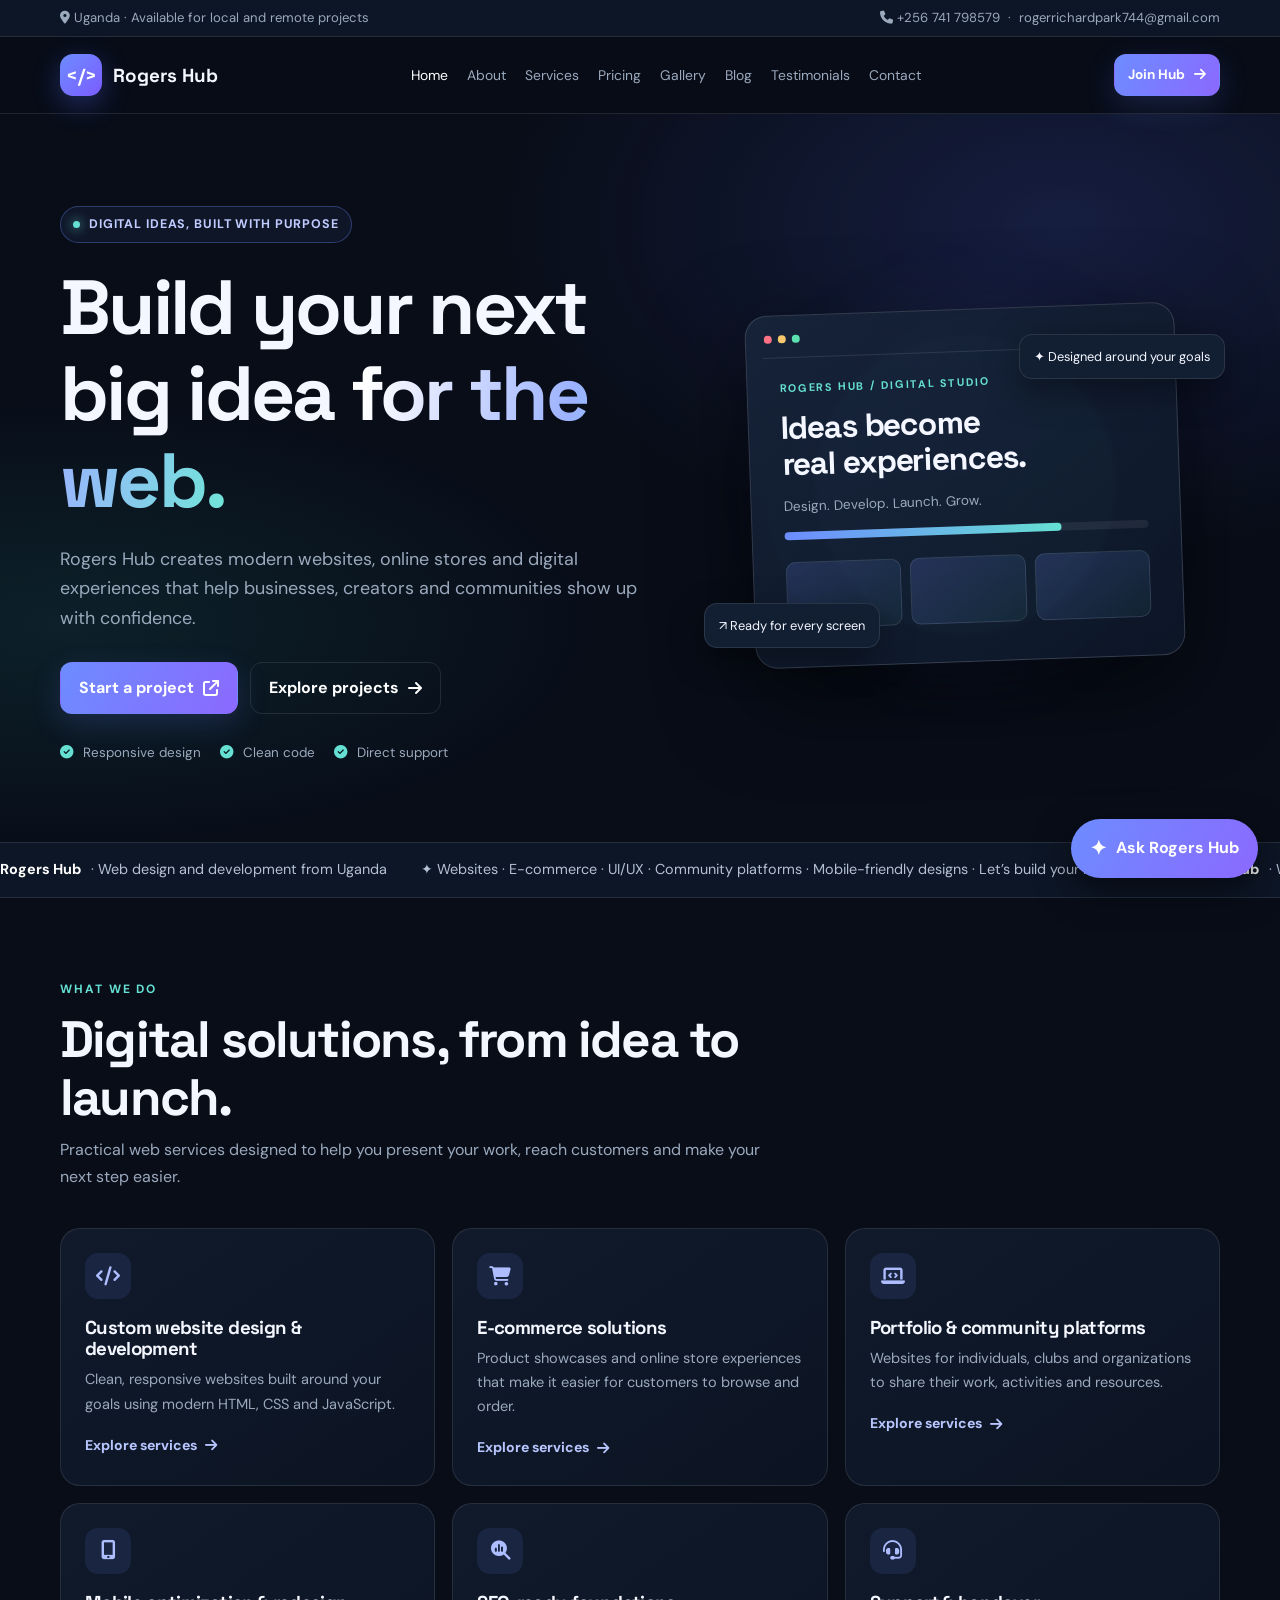
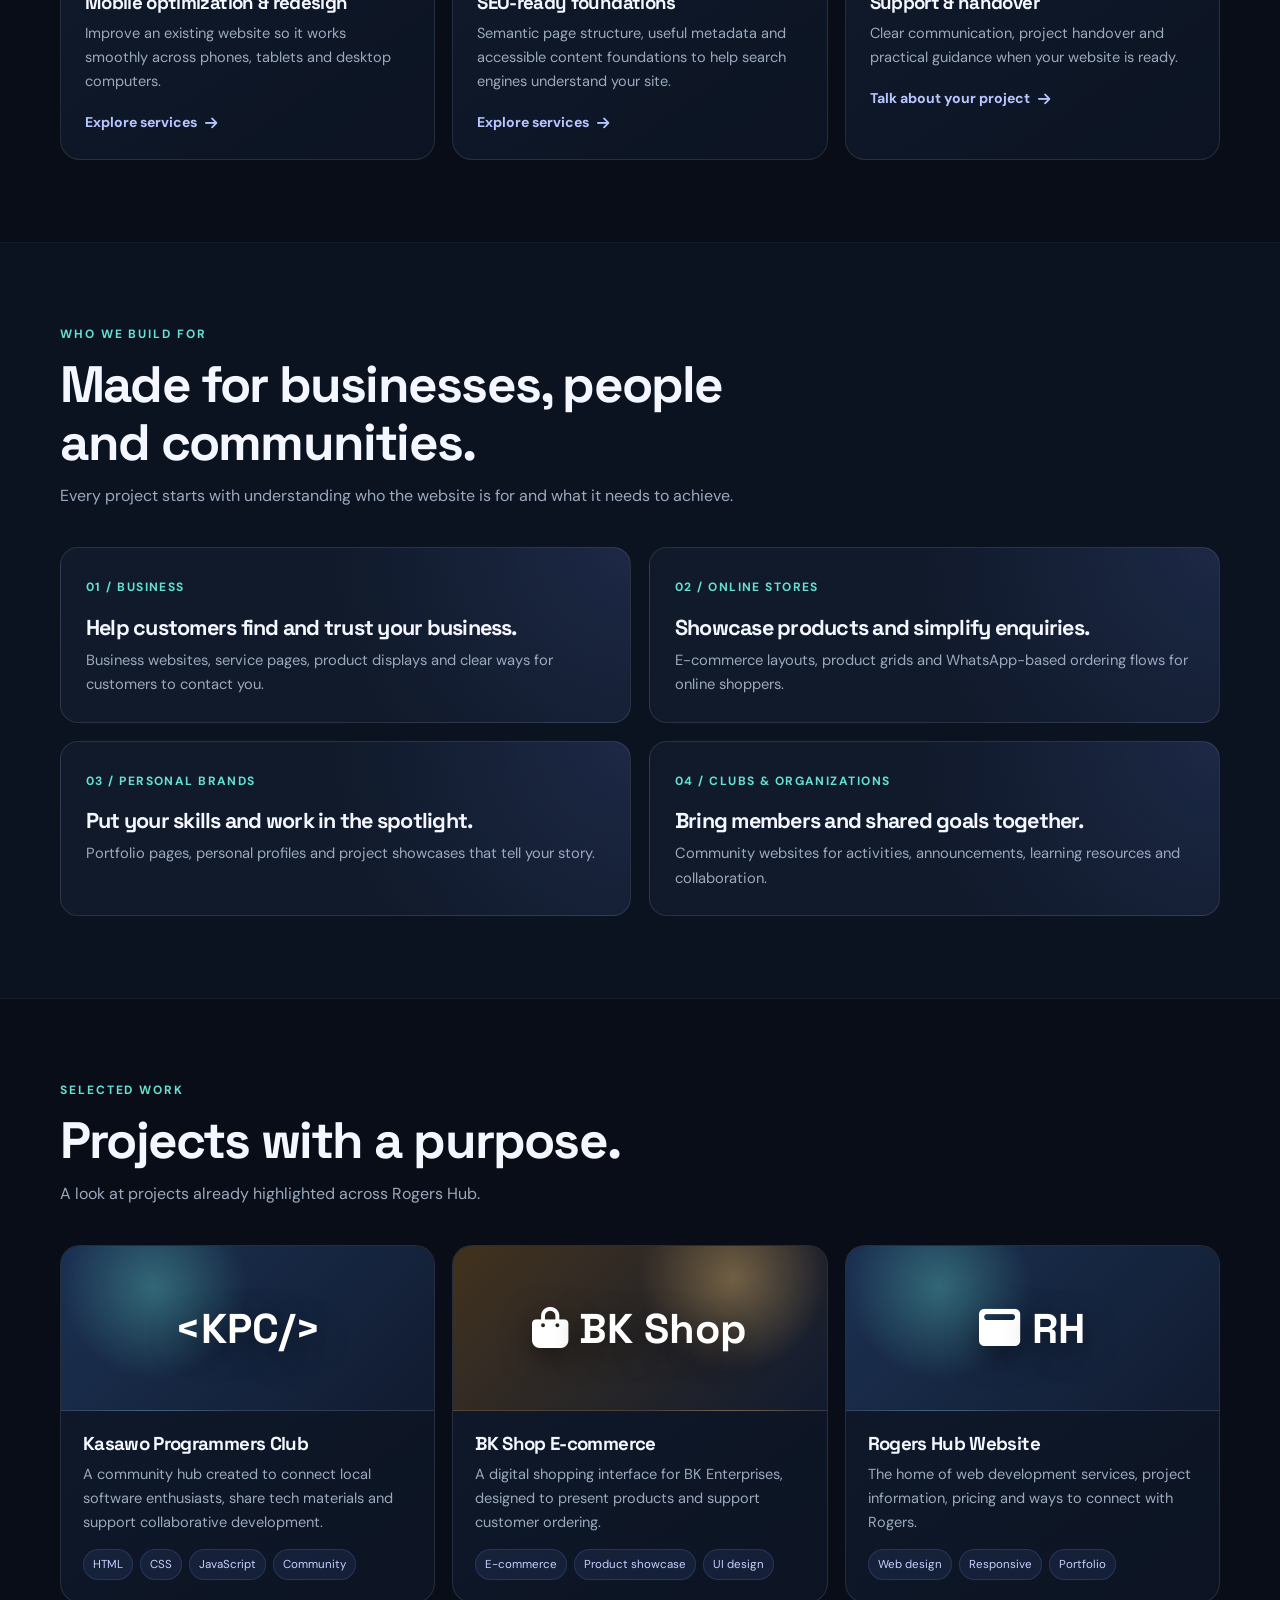
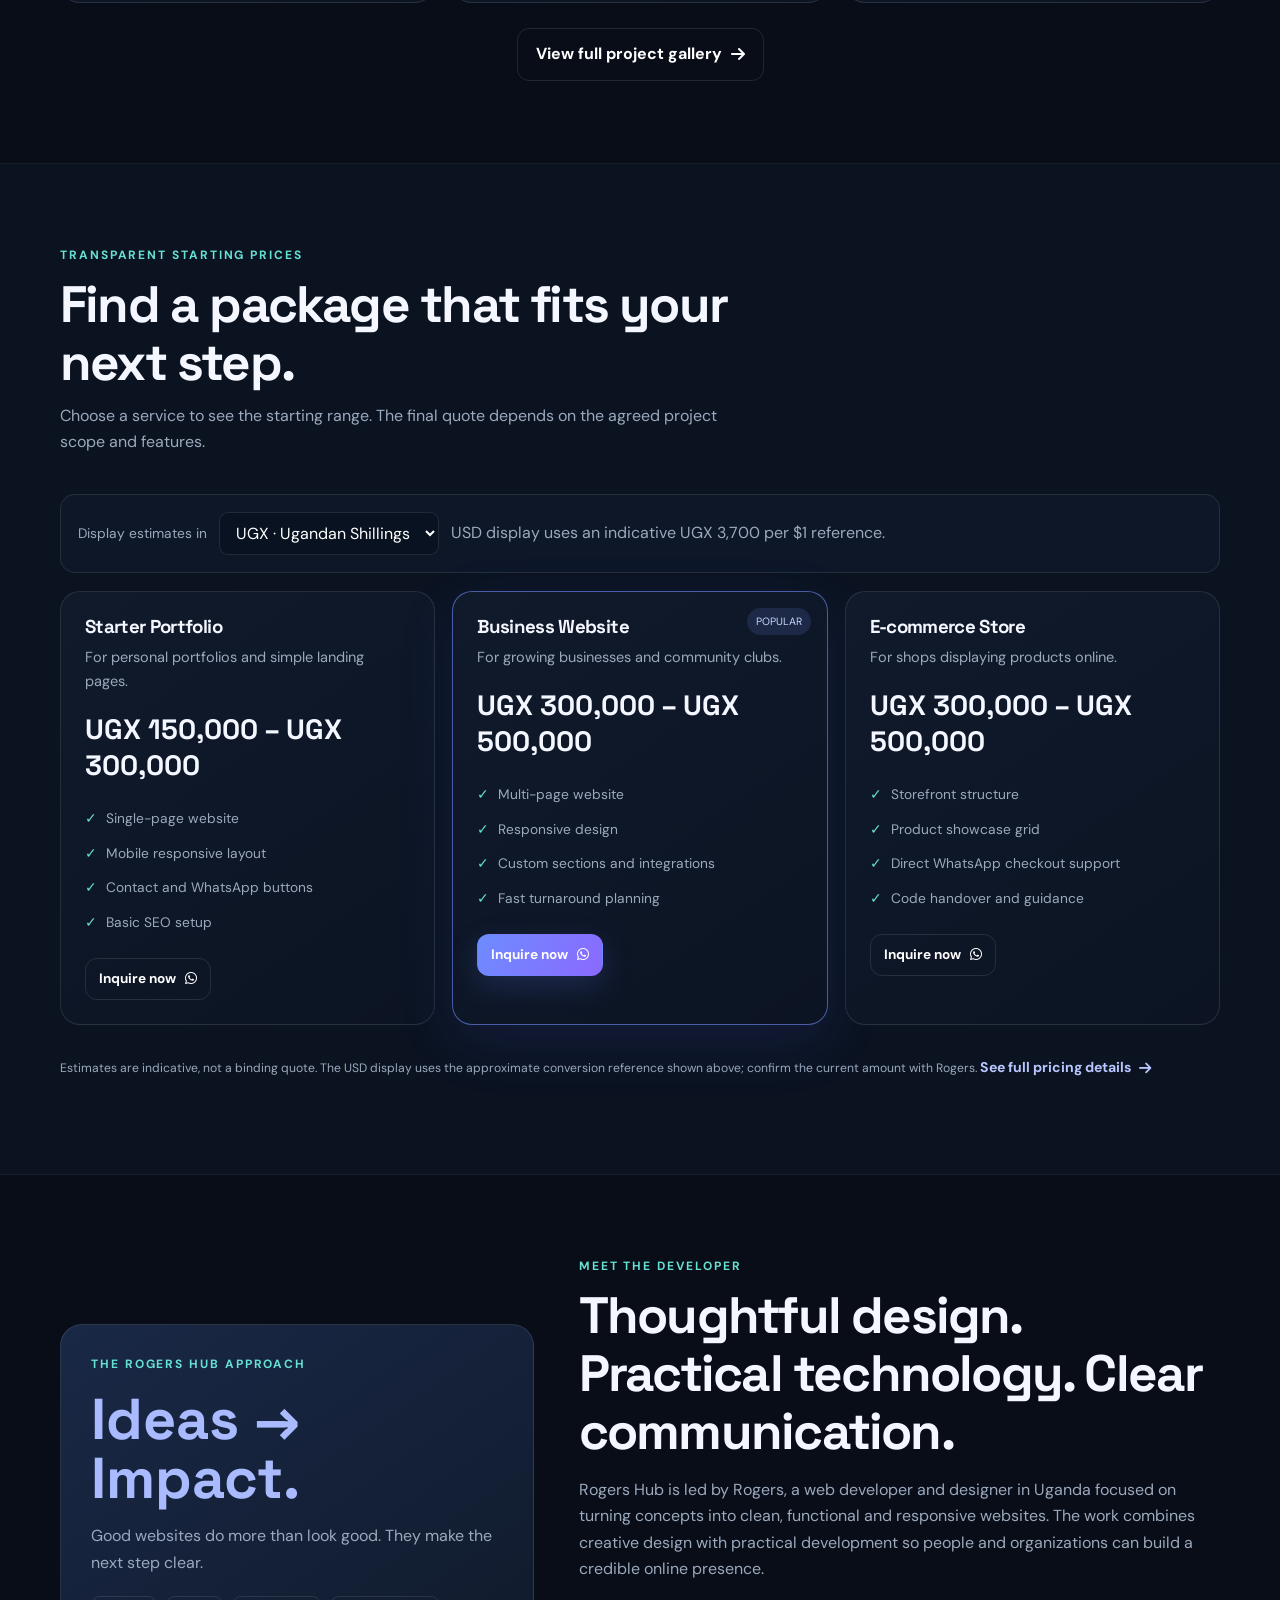
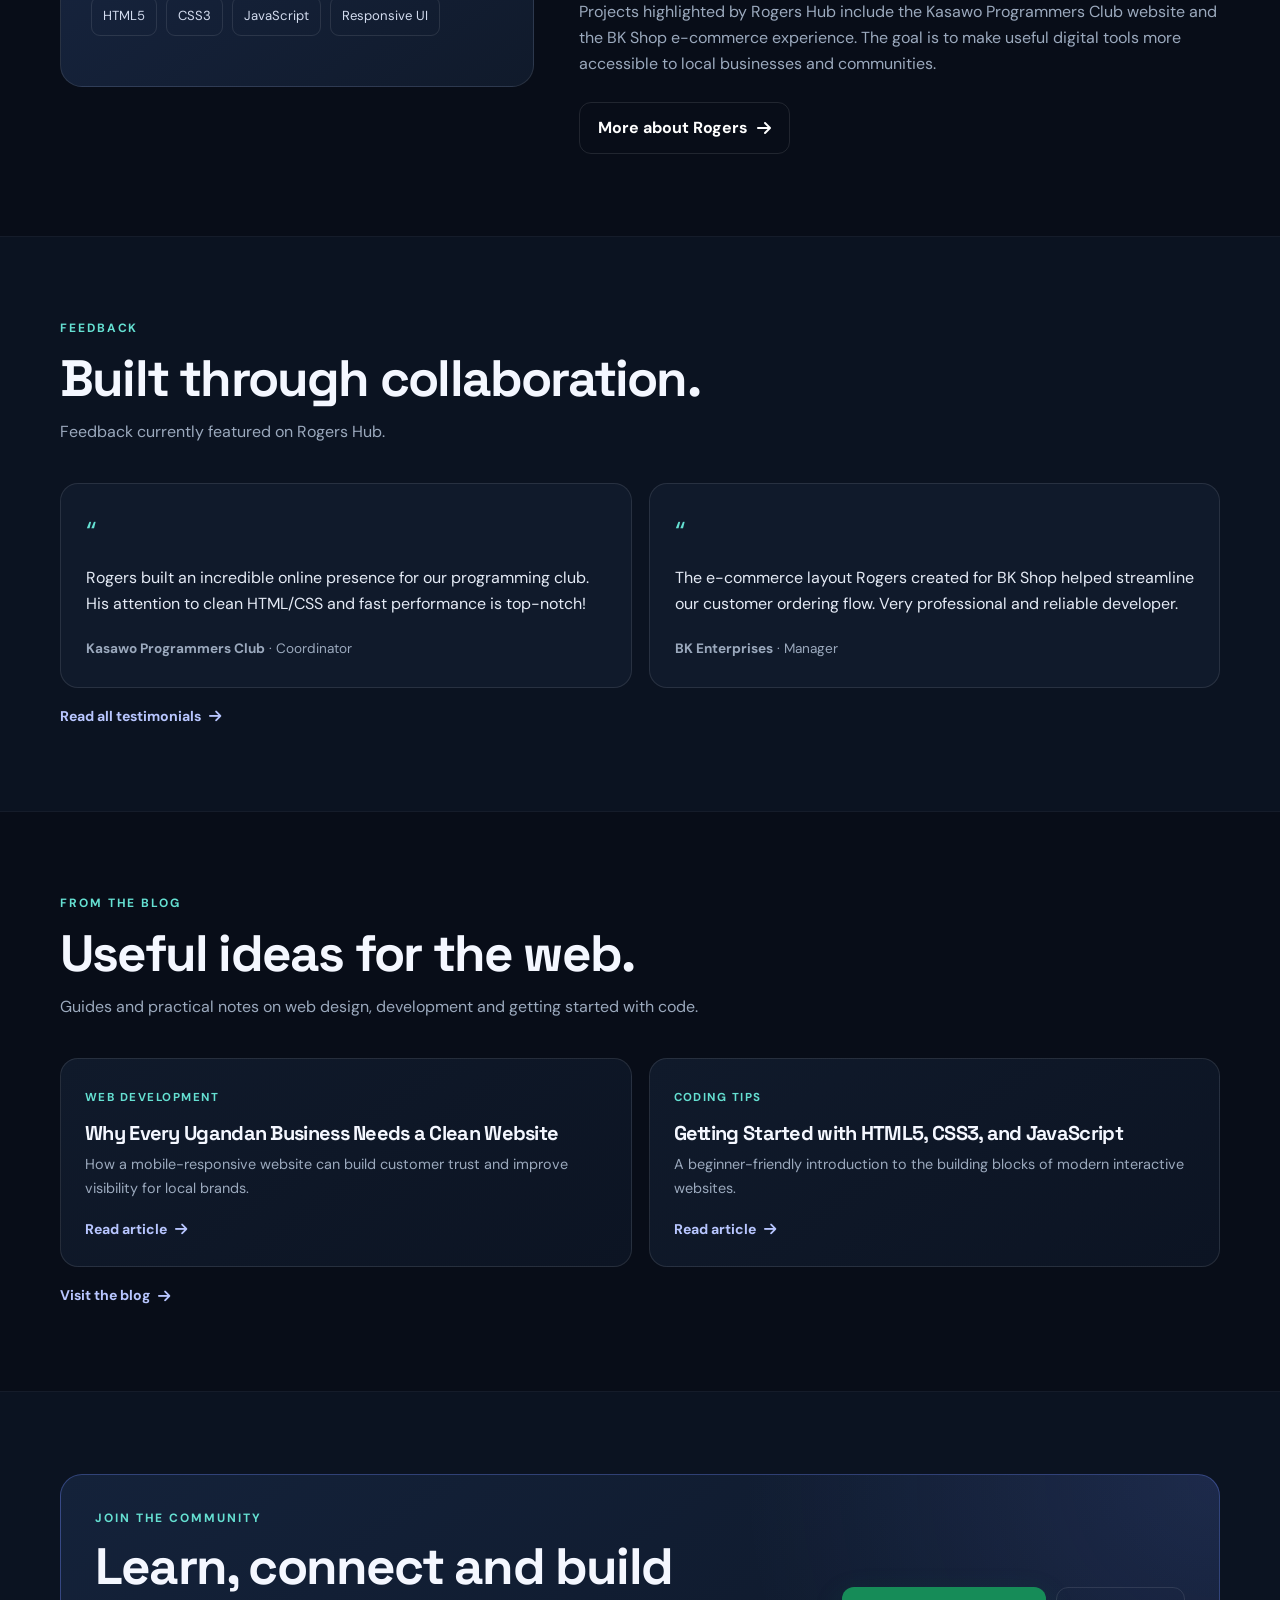
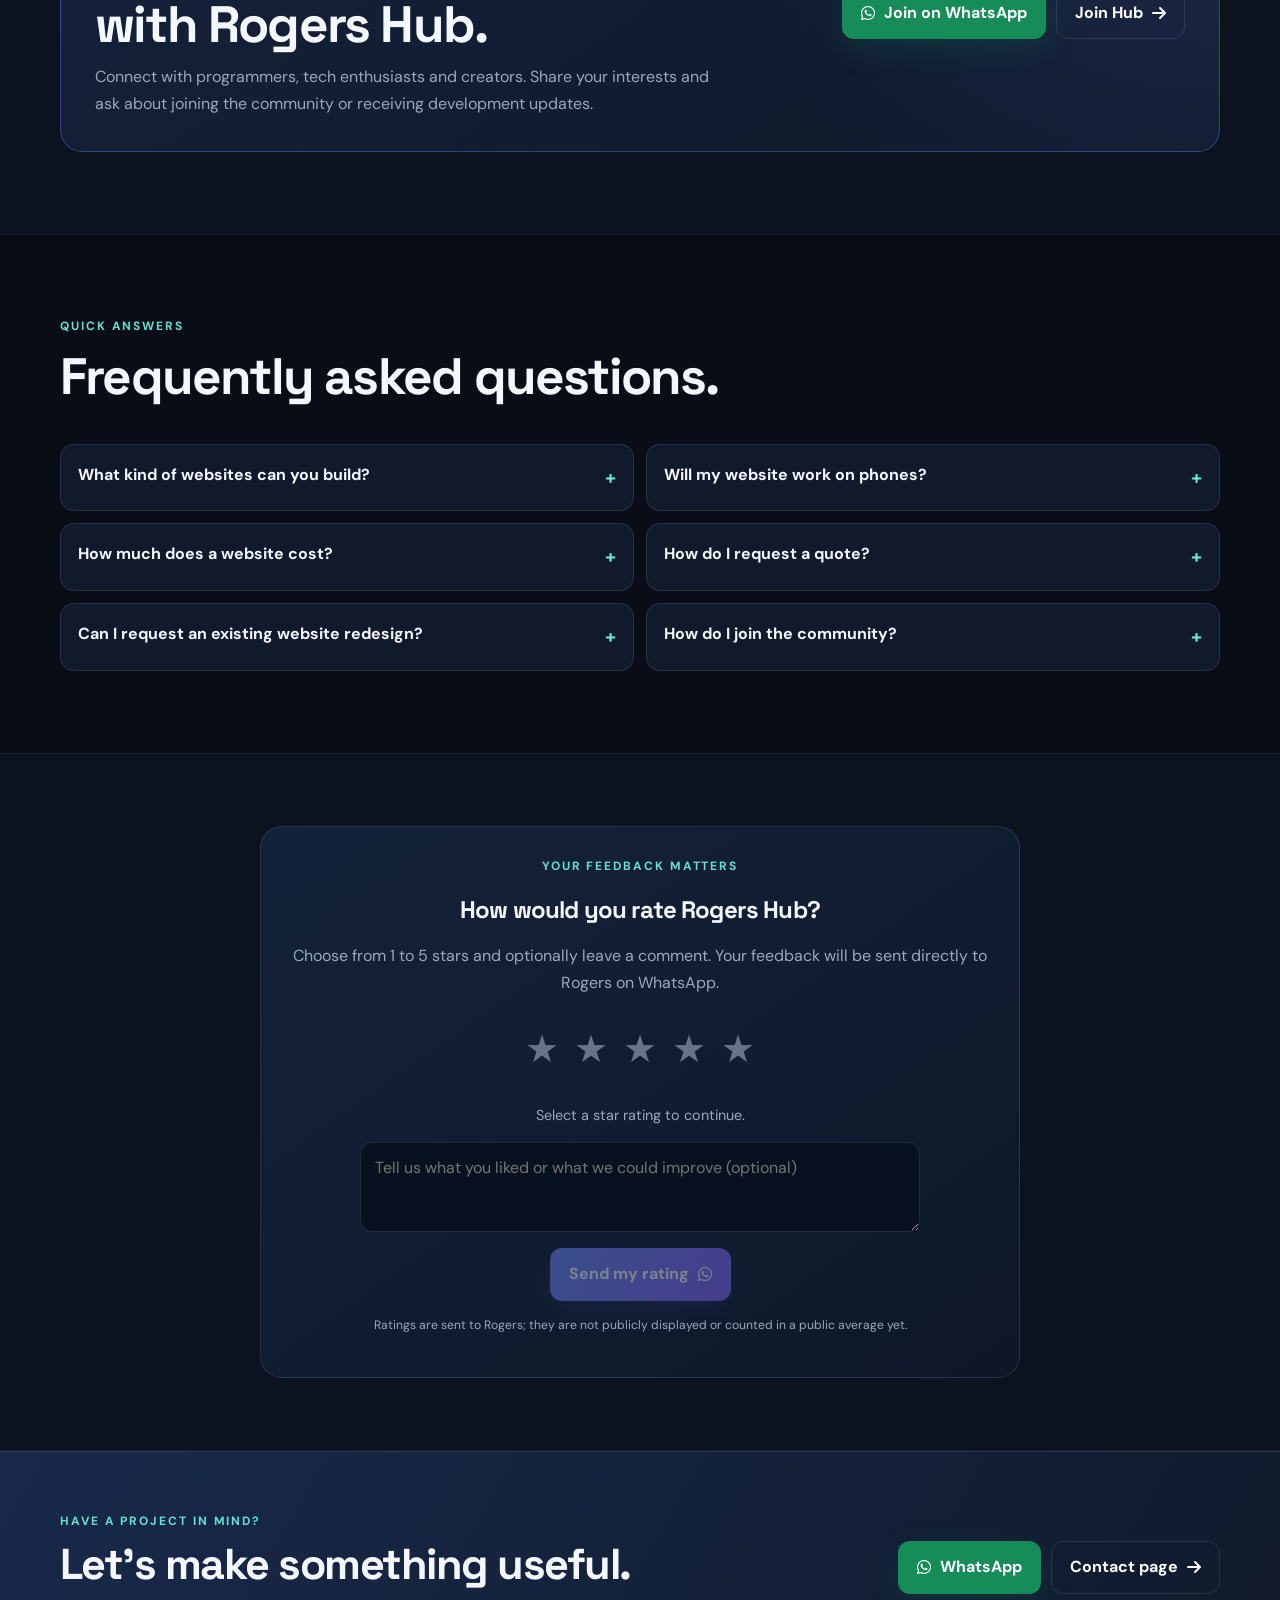
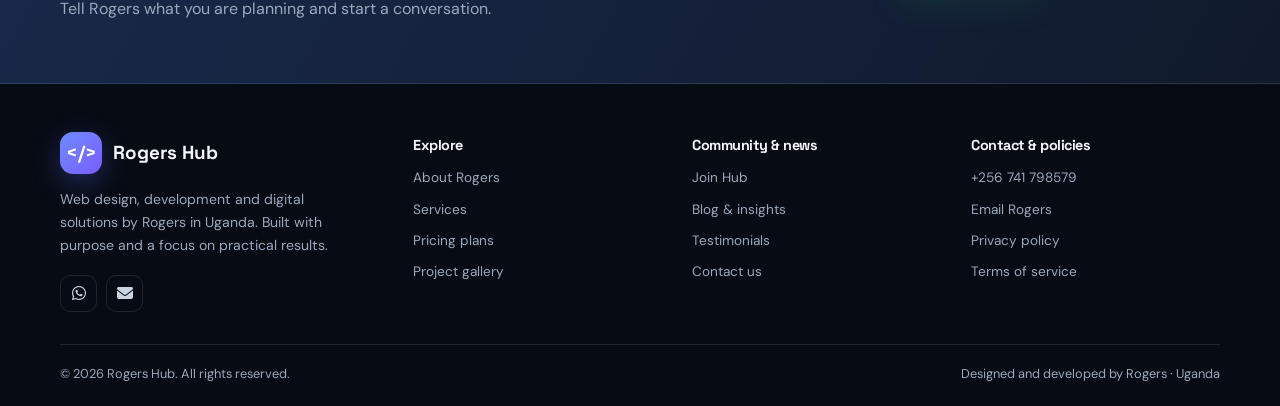
<file: index.html>
<!doctype html>
<html lang="en">
<head>
  <meta charset="utf-8">
  <meta name="viewport" content="width=device-width, initial-scale=1">
  <meta name="theme-color" content="#080d18">
  <meta name="description" content="Rogers Hub — web design, development, e-commerce and digital solutions by Rogers in Uganda. Explore projects, services, pricing and get in touch.">
  <meta name="keywords" content="Rogers Hub, web design Uganda, web development, e-commerce websites, Kasawo Programmers Club, portfolio websites">
  <meta property="og:title" content="Rogers Hub — Digital ideas, built with purpose">
  <meta property="og:description" content="Web design, development and digital solutions by Rogers in Uganda.">
  <meta property="og:type" content="website">
  <title>Rogers Hub | Web Design & Digital Solutions in Uganda</title>
  <link rel="preconnect" href="https://fonts.googleapis.com">
  <link rel="preconnect" href="https://fonts.gstatic.com" crossorigin>
  <link href="https://fonts.googleapis.com/css2?family=DM+Sans:wght@400;500;600;700&family=Space+Grotesk:wght@400;500;600;700&display=swap" rel="stylesheet">
  <link rel="stylesheet" href="https://cdnjs.cloudflare.com/ajax/libs/font-awesome/6.5.2/css/all.min.css">
  <style>
    :root{--bg:#080d18;--surface:#101a2b;--surface2:#0c1423;--text:#f4f7ff;--muted:#9ba9bd;--blue:#6d8cff;--cyan:#65e0d2;--line:rgba(255,255,255,.1);--max:1160px;--radius:20px}
    *{box-sizing:border-box}html{scroll-behavior:smooth;scroll-padding-top:88px}body{margin:0;background:var(--bg);color:var(--text);font-family:"DM Sans",sans-serif;line-height:1.65}body.menu-open{overflow:hidden}a{color:inherit;text-decoration:none}button,input,select,textarea{font:inherit}button,a{-webkit-tap-highlight-color:transparent}.wrap{width:min(var(--max),calc(100% - 42px));margin-inline:auto}.skip{position:absolute;left:-999px;top:8px;background:#fff;color:#111;padding:10px;z-index:99}.skip:focus{left:8px}
    .topline{background:#0d1626;border-bottom:1px solid var(--line);font-size:.82rem;color:var(--muted)}.topline-inner{min-height:36px;display:flex;align-items:center;justify-content:space-between;gap:15px;flex-wrap:wrap}.topline a:hover{color:white}
    .nav{position:sticky;top:0;z-index:50;background:rgba(8,13,24,.9);backdrop-filter:blur(18px);border-bottom:1px solid var(--line)}.nav-inner{height:76px;display:flex;align-items:center;justify-content:space-between;gap:24px}.brand{display:flex;align-items:center;gap:11px;font:700 1.18rem "Space Grotesk",sans-serif;white-space:nowrap}.brand-mark{width:42px;height:42px;border-radius:13px;display:grid;place-items:center;background:linear-gradient(135deg,var(--blue),#7b5cff);box-shadow:0 8px 28px #536fff55;font-weight:700;color:white}.nav-links{display:flex;align-items:center;gap:19px;color:var(--muted);font-size:.87rem}.nav-links a{transition:color .2s}.nav-links a:hover,.nav-links a.active{color:white}.nav-actions{display:flex;align-items:center;gap:10px}.menu-btn{display:none;background:#111c2e;border:1px solid var(--line);color:white;border-radius:11px;padding:10px 13px;cursor:pointer}.btn{display:inline-flex;align-items:center;justify-content:center;gap:9px;padding:12px 18px;border-radius:12px;background:linear-gradient(120deg,var(--blue),#8b69ff);color:white;font-weight:700;border:1px solid transparent;cursor:pointer;box-shadow:0 10px 30px #647dff30;transition:transform .2s,filter .2s}.btn:hover{transform:translateY(-2px);filter:brightness(1.08)}.btn.secondary{background:transparent;border-color:var(--line);box-shadow:none}.btn.green{background:#168c58;box-shadow:0 10px 30px #168c5830}.btn.small{padding:9px 13px;font-size:.85rem}
    .hero{position:relative;overflow:hidden;padding:92px 0 78px;background:radial-gradient(ellipse at 83% 15%,#586eff2c,transparent 38%),radial-gradient(ellipse at 5% 70%,#35c8c01b,transparent 32%)}.hero-grid{display:grid;grid-template-columns:1.08fr .92fr;gap:50px;align-items:center}.eyebrow{display:inline-flex;align-items:center;gap:9px;padding:7px 12px;border:1px solid #6d8cff55;border-radius:99px;color:#c0cbff;background:#6d8cff12;font-size:.78rem;font-weight:700;letter-spacing:.07em;text-transform:uppercase}.dot{width:7px;height:7px;border-radius:50%;background:var(--cyan);box-shadow:0 0 12px var(--cyan)}h1,h2,h3,h4{font-family:"Space Grotesk",sans-serif;line-height:1.13;letter-spacing:-.035em}h1{font-size:clamp(2.8rem,6vw,5.1rem);margin:21px 0}h1 span{background:linear-gradient(100deg,#fff 5%,#9cb2ff 55%,#70e5d8);background-clip:text;-webkit-background-clip:text;color:transparent}.lead{font-size:1.12rem;color:var(--muted);max-width:590px}.hero-actions{display:flex;gap:12px;flex-wrap:wrap;margin:28px 0}.trust-points{display:flex;gap:19px;flex-wrap:wrap;color:var(--muted);font-size:.84rem}.trust-points i{color:var(--cyan);margin-right:6px}.hero-art{position:relative;min-height:410px;display:grid;place-items:center}.halo{position:absolute;width:300px;height:300px;border-radius:50%;background:linear-gradient(135deg,#647dff55,#5de0d255);filter:blur(2px);box-shadow:0 0 100px #617aff33}.browser{position:relative;width:min(100%,430px);padding:16px;border:1px solid #ffffff25;border-radius:22px;background:linear-gradient(145deg,#17243aee,#0d1728ee);box-shadow:0 30px 90px #0008;transform:rotate(-2deg)}.browser-head{display:flex;gap:6px;padding:3px 2px 14px;border-bottom:1px solid var(--line)}.browser-head i{width:8px;height:8px;border-radius:50%;background:#ff7185}.browser-head i:nth-child(2){background:#f7c86b}.browser-head i:nth-child(3){background:#5de0b0}.browser-body{padding:22px 16px}.browser-label{color:var(--cyan);font-size:.68rem;letter-spacing:.15em;font-weight:700}.browser-body h3{font-size:2rem;margin:12px 0}.browser-body p{color:var(--muted);font-size:.85rem}.browser-lines{height:8px;background:#ffffff12;border-radius:9px;margin:10px 0}.browser-lines b{display:block;width:76%;height:100%;background:linear-gradient(90deg,var(--blue),var(--cyan));border-radius:9px}.browser-tiles{display:grid;grid-template-columns:repeat(3,1fr);gap:9px;margin-top:22px}.browser-tiles span{height:67px;border-radius:10px;background:linear-gradient(145deg,#728bff30,#5de0d210);border:1px solid var(--line)}.float{position:absolute;padding:11px 14px;border:1px solid var(--line);border-radius:13px;background:#121f33;box-shadow:0 12px 35px #0006;font-size:.8rem}.float.one{right:-5px;top:54px}.float.two{left:-5px;bottom:42px}
    .ticker{border-block:1px solid var(--line);background:#0d1626;padding:15px 0;overflow:hidden}.ticker-inner{display:flex;width:max-content;align-items:center;gap:34px;white-space:nowrap;color:#b4c1d4;font-size:.9rem;animation:rh-marquee 28s linear infinite}.ticker-inner span{display:inline-flex;align-items:center;gap:10px}.ticker strong{color:white}.ticker:hover .ticker-inner{animation-play-state:paused}@keyframes rh-marquee{from{transform:translateX(0)}to{transform:translateX(-50%)}}@media(prefers-reduced-motion:reduce){.ticker-inner{animation:none;flex-wrap:wrap;white-space:normal;width:auto;justify-content:center}}
    .rating-section{padding:72px 0;background:#0b1321;border-block:1px solid rgba(255,255,255,.05)}.rating-card{max-width:760px;margin:auto;padding:30px;border:1px solid var(--line);border-radius:22px;background:linear-gradient(145deg,#142239,#0d1728);text-align:center}.rating-stars{display:flex;justify-content:center;gap:9px;margin:20px 0}.rating-stars button{border:0;background:transparent;color:#65748b;font-size:2.35rem;cursor:pointer;padding:3px;transition:transform .15s,color .15s}.rating-stars button:hover,.rating-stars button.selected{color:#ffd166;transform:scale(1.12)}.rating-stars button:focus-visible{outline:2px solid var(--cyan);outline-offset:4px;border-radius:6px}.rating-hint{color:var(--muted);font-size:.9rem;min-height:1.5em}.rating-comment{width:100%;max-width:560px;min-height:90px;resize:vertical;padding:12px 14px;border:1px solid var(--line);border-radius:12px;background:#08111f;color:white;margin:10px auto 16px;display:block}.rating-submit:disabled{opacity:.45;cursor:not-allowed}
    .section{padding:82px 0}.section.alt{background:#0b1321;border-block:1px solid rgba(255,255,255,.04)}.section-head{max-width:700px;margin-bottom:38px}.kicker{color:var(--cyan);font-size:.75rem;font-weight:700;letter-spacing:.16em;text-transform:uppercase}.section h2{font-size:clamp(2rem,4vw,3.2rem);margin:11px 0}.section-head p,.muted{color:var(--muted)}.section-head p{margin:0}.grid3{display:grid;grid-template-columns:repeat(3,1fr);gap:17px}.card{background:linear-gradient(145deg,var(--surface),var(--surface2));border:1px solid var(--line);border-radius:var(--radius);padding:24px;transition:transform .22s,border-color .22s}.card:hover{transform:translateY(-4px);border-color:#718bff77}.icon{width:46px;height:46px;border-radius:13px;display:grid;place-items:center;background:#718bff1c;color:#aebdff;font-size:1.2rem;margin-bottom:18px}.card h3{font-size:1.17rem;margin:0 0 9px}.card p{color:var(--muted);font-size:.91rem;margin:0}.text-link{display:inline-flex;align-items:center;gap:8px;color:#b8c6ff;font-weight:700;font-size:.88rem;margin-top:17px}.text-link:hover{color:white}
    .feature-row{display:grid;grid-template-columns:1fr 1fr;gap:18px}.feature{padding:25px;border:1px solid var(--line);border-radius:18px;background:radial-gradient(circle at 100% 0,#718bff20,transparent 50%),var(--surface)}.feature .num{color:var(--cyan);font-size:.75rem;font-weight:700;letter-spacing:.12em}.feature h3{font-size:1.35rem;margin:16px 0 8px}.feature p{margin:0;color:var(--muted);font-size:.92rem}
    .project-card{overflow:hidden;padding:0}.project-visual{min-height:165px;display:grid;place-items:center;background:radial-gradient(circle at 25% 25%,#65e0d255,transparent 30%),linear-gradient(135deg,#1b3152,#111b30);border-bottom:1px solid var(--line)}.project-visual.shop{background:radial-gradient(circle at 75% 20%,#e3b76b66,transparent 30%),linear-gradient(135deg,#42321e,#111b30)}.project-symbol{font:700 2.6rem "Space Grotesk";color:#fff;text-shadow:0 8px 30px #0008}.project-copy{padding:22px}.tag-list{display:flex;gap:7px;flex-wrap:wrap;margin-top:14px}.tag{padding:5px 9px;border-radius:99px;background:#718bff17;border:1px solid #718bff30;color:#c6d0ff;font-size:.72rem}
    .price-tools{display:flex;gap:12px;align-items:center;flex-wrap:wrap;padding:17px;border:1px solid var(--line);background:#0d1728;border-radius:15px;margin-bottom:18px}.price-tools label{font-size:.86rem;color:var(--muted)}.price-tools select{padding:9px 12px;background:#091221;color:white;border:1px solid var(--line);border-radius:9px}.pricing{display:grid;grid-template-columns:repeat(3,1fr);gap:17px}.price-card{position:relative}.price-card.featured{border-color:#718bff99;box-shadow:0 18px 60px #506fff1c}.popular{position:absolute;top:16px;right:16px;font-size:.66rem;color:#c9d4ff;background:#718bff24;border-radius:99px;padding:5px 9px}.price{font:700 1.75rem "Space Grotesk",sans-serif;margin:17px 0 3px}.price-sub{color:var(--muted);font-size:.8rem}.features{list-style:none;padding:0;margin:18px 0;color:var(--muted);font-size:.86rem}.features li{padding:6px 0}.features li:before{content:"✓";color:var(--cyan);margin-right:9px}.fineprint{font-size:.76rem;color:var(--muted);margin-top:14px}
    .about-grid{display:grid;grid-template-columns:.85fr 1.15fr;gap:45px;align-items:center}.about-visual{padding:30px;border-radius:22px;background:linear-gradient(145deg,#192846,#101a2b);border:1px solid var(--line)}.about-visual .big{font:700 3.6rem "Space Grotesk";color:#a9baff;line-height:1.02;margin:15px 0}.skill-list{display:flex;gap:9px;flex-wrap:wrap;margin:20px 0}.skill{padding:8px 11px;border:1px solid var(--line);border-radius:9px;color:#d3dcef;font-size:.82rem}.about-copy p{color:var(--muted)}.about-copy .btn{margin-top:8px}
    .quote-grid{display:grid;grid-template-columns:1fr 1fr;gap:17px}.quote{padding:25px;border:1px solid var(--line);border-radius:18px;background:var(--surface)}.quote-mark{color:var(--cyan);font-size:1.8rem}.quote blockquote{margin:8px 0 18px;font-size:1rem;color:#e4eaf5}.quote cite{font-style:normal;color:var(--muted);font-size:.85rem}
    .blog-grid{display:grid;grid-template-columns:1fr 1fr;gap:17px}.article{padding:24px;border-radius:18px;border:1px solid var(--line);background:linear-gradient(145deg,var(--surface),var(--surface2))}.article .category{color:var(--cyan);font-size:.72rem;font-weight:700;letter-spacing:.13em}.article h3{font-size:1.25rem;margin:12px 0 9px}.article p{color:var(--muted);font-size:.9rem;margin:0}
    .join-panel{display:grid;grid-template-columns:1.2fr .8fr;gap:25px;align-items:center;padding:34px;border:1px solid #718bff55;border-radius:22px;background:radial-gradient(circle at 100% 0,#718bff25,transparent 40%),linear-gradient(145deg,#14223a,#0d1728)}.join-panel h2{margin:10px 0}.join-panel p{color:var(--muted);margin:0}.join-actions{display:flex;gap:10px;flex-wrap:wrap;justify-content:flex-end}
    .faq-list{display:grid;grid-template-columns:1fr 1fr;gap:12px}.faq{border:1px solid var(--line);border-radius:14px;background:var(--surface);padding:17px}.faq summary{font-weight:700;cursor:pointer;list-style:none;display:flex;justify-content:space-between;gap:12px}.faq summary::-webkit-details-marker{display:none}.faq summary:after{content:"+";color:var(--cyan);font-size:1.2rem}.faq[open] summary:after{content:"−"}.faq p{color:var(--muted);font-size:.88rem;margin:12px 0 0}
    .contact-strip{padding:60px 0;background:linear-gradient(120deg,#18294a,#111a2c);border-block:1px solid var(--line)}.contact-inner{display:flex;justify-content:space-between;align-items:center;gap:25px;flex-wrap:wrap}.contact-inner h2{font-size:clamp(1.8rem,3.5vw,2.7rem);margin:8px 0}.contact-inner p{color:var(--muted);margin:0}.contact-actions{display:flex;gap:10px;flex-wrap:wrap}
    footer{padding:48px 0 22px;background:#070b13}.footer-grid{display:grid;grid-template-columns:1.3fr 1fr 1fr 1fr;gap:30px;padding-bottom:32px}.footer-brand p{max-width:290px;color:var(--muted);font-size:.88rem}.footer-col h3{font-size:.9rem;margin:5px 0 14px}.footer-col a{display:block;color:var(--muted);font-size:.85rem;margin:9px 0}.footer-col a:hover{color:white}.socials{display:flex;gap:9px;margin-top:17px}.socials a{width:37px;height:37px;border:1px solid var(--line);border-radius:10px;display:grid;place-items:center;color:#cbd5e1}.copyright{border-top:1px solid var(--line);padding-top:18px;display:flex;justify-content:space-between;gap:12px;flex-wrap:wrap;color:var(--muted);font-size:.8rem}
    .back-top{position:fixed;right:20px;bottom:20px;z-index:30;width:44px;height:44px;border-radius:13px;border:1px solid var(--line);background:#16243b;color:white;display:grid;place-items:center;cursor:pointer;opacity:0;pointer-events:none;transform:translateY(8px);transition:.2s}.back-top.show{opacity:1;pointer-events:auto;transform:none}.reveal{opacity:0;transform:translateY(18px);transition:opacity .6s,transform .6s}.reveal.visible{opacity:1;transform:none}
    @media(max-width:1000px){.nav-links{gap:11px;font-size:.82rem}.nav-actions .btn{display:none}.hero-grid{gap:28px}.footer-grid{grid-template-columns:1fr 1fr}}
    @media(max-width:800px){.nav-inner{height:70px}.menu-btn{display:inline-flex;align-items:center;gap:8px}.nav-links{display:none;position:absolute;top:70px;left:0;right:0;padding:16px 22px 22px;background:#0c1423;border-bottom:1px solid var(--line);box-shadow:0 20px 30px #0006;flex-direction:column;align-items:stretch;gap:0}.nav-links.open{display:flex}.nav-links a{padding:11px 4px;border-bottom:1px solid #ffffff0d;font-size:.95rem}.hero-grid,.about-grid{grid-template-columns:1fr}.hero{padding:68px 0}.hero-art{min-height:350px}.grid3,.pricing{grid-template-columns:1fr 1fr}.join-panel{grid-template-columns:1fr}.join-actions{justify-content:flex-start}.section{padding:68px 0}}
    @media(max-width:560px){.wrap{width:min(var(--max),calc(100% - 30px))}.topline-inner{justify-content:center;text-align:center;padding:7px 0}.topline-inner span:last-child{display:none}.hero{padding:55px 0}.hero-art{min-height:300px}.browser{transform:none}.float.one{right:0;top:25px}.float.two{left:0;bottom:18px}.grid3,.pricing,.feature-row,.quote-grid,.blog-grid,.faq-list{grid-template-columns:1fr}.footer-grid{grid-template-columns:1fr 1fr;gap:22px}.footer-brand{grid-column:1/-1}.section{padding:58px 0}.join-panel{padding:24px}.contact-inner{align-items:flex-start}.contact-actions{width:100%}.contact-actions .btn{flex:1}.trust-points{gap:11px}.ticker-inner{justify-content:center;text-align:center}}
    @media(prefers-reduced-motion:reduce){*,*:before,*:after{scroll-behavior:auto!important;transition:none!important;animation:none!important}.reveal{opacity:1;transform:none}}
  </style>
  <style id="rogers-hub-assistant-styles">
.rh-assistant{position:fixed;right:22px;bottom:22px;z-index:9999;font-family:"DM Sans",sans-serif;color:#f4f7ff}
.rh-launcher{display:flex;align-items:center;gap:9px;border:0;border-radius:999px;padding:13px 19px;background:linear-gradient(120deg,#6d8cff,#8b69ff);color:#fff;font-weight:700;box-shadow:0 12px 36px #0008;cursor:pointer}
.rh-launcher span:first-child{font-size:1.25rem}.rh-panel{position:absolute;right:0;bottom:66px;width:min(370px,calc(100vw - 28px));height:min(540px,calc(100dvh - 120px));background:#0d1728;border:1px solid rgba(255,255,255,.15);border-radius:19px;box-shadow:0 22px 70px #000b;display:flex;flex-direction:column;overflow:hidden}
.rh-panel[hidden]{display:none}.rh-head{display:flex;justify-content:space-between;align-items:center;padding:16px 17px;background:#121f34;border-bottom:1px solid rgba(255,255,255,.1)}.rh-head strong,.rh-head small{display:block}.rh-head small{font-size:.75rem;color:#9ba9bd;margin-top:2px}.rh-close{border:0;background:transparent;color:#fff;font-size:1.7rem;cursor:pointer;line-height:1}
.rh-messages{flex:1;overflow:auto;padding:16px;display:flex;flex-direction:column;gap:10px}.rh-message{max-width:90%;padding:11px 13px;border-radius:14px;font-size:.88rem;line-height:1.5;white-space:pre-wrap;overflow-wrap:anywhere}.rh-bot{background:#17253a;color:#e9efff;align-self:flex-start;border-bottom-left-radius:4px}.rh-user{background:#526fe0;color:#fff;align-self:flex-end;border-bottom-right-radius:4px}
.rh-prompts{display:flex;flex-wrap:wrap;gap:7px;padding:0 13px 11px}.rh-prompts button{border:1px solid rgba(255,255,255,.17);background:#111f33;color:#dce6ff;border-radius:999px;padding:7px 10px;font-size:.73rem;cursor:pointer}.rh-form{display:flex;gap:8px;padding:12px;border-top:1px solid rgba(255,255,255,.1)}.rh-form input{min-width:0;flex:1;border:1px solid rgba(255,255,255,.16);border-radius:11px;padding:11px 12px;background:#08111f;color:#fff;outline:none}.rh-form input:focus{border-color:#829bff}.rh-form>button{width:43px;border:0;border-radius:11px;background:#6d8cff;color:white;font-size:1.15rem;cursor:pointer}.rh-foot{text-align:center;padding:0 8px 12px;color:#9ba9bd;font-size:.7rem}.rh-foot a{color:#9db0ff;text-decoration:underline}.rh-sr{position:absolute;width:1px;height:1px;padding:0;margin:-1px;overflow:hidden;clip:rect(0,0,0,0);white-space:nowrap;border:0}
@media(max-width:520px){.rh-assistant{right:12px;bottom:12px}.rh-launcher{padding:12px 15px}.rh-panel{right:-2px;bottom:61px;width:calc(100vw - 24px);height:min(560px,calc(100dvh - 95px))}}
  </style>
</head>
<body>
<a class="skip" href="#main">Skip to content</a>
<div class="topline"><div class="wrap topline-inner"><span><i class="fa-solid fa-location-dot"></i> Uganda · Available for local and remote projects</span><span><a href="tel:+256741798579"><i class="fa-solid fa-phone"></i> +256 741 798579</a> &nbsp;·&nbsp; <a href="mailto:rogerrichardpark744@gmail.com">rogerrichardpark744@gmail.com</a></span></div></div>
<header class="nav">
  <div class="wrap nav-inner">
    <a class="brand" href="index.html" aria-label="Rogers Hub home"><span class="brand-mark">&lt;/&gt;</span><span>Rogers Hub</span></a>
    <nav class="nav-links" id="navLinks" aria-label="Main navigation">
      <a class="active" href="index.html">Home</a><a href="about.html">About</a><a href="package.html">Services</a><a href="pricing.html">Pricing</a><a href="gallery.html">Gallery</a><a href="blog.html">Blog</a><a href="testimonials.html">Testimonials</a><a href="contact.html">Contact</a>
    </nav>
    <div class="nav-actions"><a class="btn small" href="join.html">Join Hub <i class="fa-solid fa-arrow-right"></i></a><button class="menu-btn" id="menuBtn" aria-expanded="false" aria-controls="navLinks"><i class="fa-solid fa-bars"></i><span>Menu</span></button></div>
  </div>
</header>
<main id="main">
  <section class="hero"><div class="wrap hero-grid">
    <div>
      <div class="eyebrow"><span class="dot"></span> DIGITAL IDEAS, BUILT WITH PURPOSE</div>
      <h1>Build your next big idea <span>for the web.</span></h1>
      <p class="lead">Rogers Hub creates modern websites, online stores and digital experiences that help businesses, creators and communities show up with confidence.</p>
      <div class="hero-actions"><a class="btn" href="contact.html">Start a project <i class="fa-solid fa-arrow-up-right-from-square"></i></a><a class="btn secondary" href="gallery.html">Explore projects <i class="fa-solid fa-arrow-right"></i></a></div>
      <div class="trust-points"><span><i class="fa-solid fa-check-circle"></i> Responsive design</span><span><i class="fa-solid fa-check-circle"></i> Clean code</span><span><i class="fa-solid fa-check-circle"></i> Direct support</span></div>
    </div>
    <div class="hero-art" aria-label="Illustration of a responsive website preview"><div class="halo"></div><div class="browser"><div class="browser-head"><i></i><i></i><i></i></div><div class="browser-body"><div class="browser-label">ROGERS HUB / DIGITAL STUDIO</div><h3>Ideas become<br>real experiences.</h3><p>Design. Develop. Launch. Grow.</p><div class="browser-lines"><b></b></div><div class="browser-tiles"><span></span><span></span><span></span></div></div></div><div class="float one">✦ Designed around your goals</div><div class="float two">↗ Ready for every screen</div></div>
  </div></section>
  <div class="ticker" aria-label="Rogers Hub services"><div class="ticker-inner"><span><strong>Rogers Hub</strong> · Web design and development from Uganda</span><span aria-hidden="true">✦ Websites · E-commerce · UI/UX · Community platforms · Mobile-friendly designs · Let’s build your next idea</span><span aria-hidden="true"><strong>Rogers Hub</strong> · Web design and development from Uganda</span><span aria-hidden="true">✦ Websites · E-commerce · UI/UX · Community platforms · Mobile-friendly designs · Let’s build your next idea</span></div></div>

  <section class="section" id="services"><div class="wrap">
    <div class="section-head"><div class="kicker">What we do</div><h2>Digital solutions, from idea to launch.</h2><p>Practical web services designed to help you present your work, reach customers and make your next step easier.</p></div>
    <div class="grid3">
      <article class="card"><div class="icon"><i class="fa-solid fa-code"></i></div><h3>Custom website design & development</h3><p>Clean, responsive websites built around your goals using modern HTML, CSS and JavaScript.</p><a class="text-link" href="package.html">Explore services <i class="fa-solid fa-arrow-right"></i></a></article>
      <article class="card"><div class="icon"><i class="fa-solid fa-cart-shopping"></i></div><h3>E-commerce solutions</h3><p>Product showcases and online store experiences that make it easier for customers to browse and order.</p><a class="text-link" href="package.html">Explore services <i class="fa-solid fa-arrow-right"></i></a></article>
      <article class="card"><div class="icon"><i class="fa-solid fa-laptop-code"></i></div><h3>Portfolio & community platforms</h3><p>Websites for individuals, clubs and organizations to share their work, activities and resources.</p><a class="text-link" href="package.html">Explore services <i class="fa-solid fa-arrow-right"></i></a></article>
      <article class="card"><div class="icon"><i class="fa-solid fa-mobile-screen-button"></i></div><h3>Mobile optimization & redesign</h3><p>Improve an existing website so it works smoothly across phones, tablets and desktop computers.</p><a class="text-link" href="package.html">Explore services <i class="fa-solid fa-arrow-right"></i></a></article>
      <article class="card"><div class="icon"><i class="fa-solid fa-magnifying-glass-chart"></i></div><h3>SEO-ready foundations</h3><p>Semantic page structure, useful metadata and accessible content foundations to help search engines understand your site.</p><a class="text-link" href="package.html">Explore services <i class="fa-solid fa-arrow-right"></i></a></article>
      <article class="card"><div class="icon"><i class="fa-solid fa-headset"></i></div><h3>Support & handover</h3><p>Clear communication, project handover and practical guidance when your website is ready.</p><a class="text-link" href="contact.html">Talk about your project <i class="fa-solid fa-arrow-right"></i></a></article>
    </div>
  </div></section>

  <section class="section alt"><div class="wrap">
    <div class="section-head"><div class="kicker">Who we build for</div><h2>Made for businesses, people and communities.</h2><p>Every project starts with understanding who the website is for and what it needs to achieve.</p></div>
    <div class="feature-row">
      <article class="feature"><span class="num">01 / BUSINESS</span><h3>Help customers find and trust your business.</h3><p>Business websites, service pages, product displays and clear ways for customers to contact you.</p></article>
      <article class="feature"><span class="num">02 / ONLINE STORES</span><h3>Showcase products and simplify enquiries.</h3><p>E-commerce layouts, product grids and WhatsApp-based ordering flows for online shoppers.</p></article>
      <article class="feature"><span class="num">03 / PERSONAL BRANDS</span><h3>Put your skills and work in the spotlight.</h3><p>Portfolio pages, personal profiles and project showcases that tell your story.</p></article>
      <article class="feature"><span class="num">04 / CLUBS & ORGANIZATIONS</span><h3>Bring members and shared goals together.</h3><p>Community websites for activities, announcements, learning resources and collaboration.</p></article>
    </div>
  </div></section>

  <section class="section" id="projects"><div class="wrap">
    <div class="section-head"><div class="kicker">Selected work</div><h2>Projects with a purpose.</h2><p>A look at projects already highlighted across Rogers Hub.</p></div>
    <div class="grid3">
      <article class="card project-card"><div class="project-visual"><div class="project-symbol">&lt;KPC/&gt;</div></div><div class="project-copy"><h3>Kasawo Programmers Club</h3><p>A community hub created to connect local software enthusiasts, share tech materials and support collaborative development.</p><div class="tag-list"><span class="tag">HTML</span><span class="tag">CSS</span><span class="tag">JavaScript</span><span class="tag">Community</span></div></div></article>
      <article class="card project-card"><div class="project-visual shop"><div class="project-symbol"><i class="fa-solid fa-bag-shopping"></i> BK Shop</div></div><div class="project-copy"><h3>BK Shop E-commerce</h3><p>A digital shopping interface for BK Enterprises, designed to present products and support customer ordering.</p><div class="tag-list"><span class="tag">E-commerce</span><span class="tag">Product showcase</span><span class="tag">UI design</span></div></div></article>
      <article class="card project-card"><div class="project-visual"><div class="project-symbol"><i class="fa-solid fa-window-maximize"></i> RH</div></div><div class="project-copy"><h3>Rogers Hub Website</h3><p>The home of web development services, project information, pricing and ways to connect with Rogers.</p><div class="tag-list"><span class="tag">Web design</span><span class="tag">Responsive</span><span class="tag">Portfolio</span></div></div></article>
    </div>
    <div style="text-align:center;margin-top:25px"><a class="btn secondary" href="gallery.html">View full project gallery <i class="fa-solid fa-arrow-right"></i></a></div>
  </div></section>

  <section class="section alt" id="pricing"><div class="wrap">
    <div class="section-head"><div class="kicker">Transparent starting prices</div><h2>Find a package that fits your next step.</h2><p>Choose a service to see the starting range. The final quote depends on the agreed project scope and features.</p></div>
    <div class="price-tools"><label for="currency">Display estimates in</label><select id="currency"><option value="UGX">UGX · Ugandan Shillings</option><option value="USD">USD · US Dollars</option></select><span class="muted" id="rateNote">USD conversion uses an indicative UGX 3,700 per $1 reference.</span></div>
    <div class="pricing">
      <article class="card price-card"><h3>Starter Portfolio</h3><p class="muted">For personal portfolios and simple landing pages.</p><div class="price" data-low="150000" data-high="300000">UGX 150,000 – 300,000</div><ul class="features"><li>Single-page website</li><li>Mobile responsive layout</li><li>Contact and WhatsApp buttons</li><li>Basic SEO setup</li></ul><a class="btn secondary small" href="https://wa.me/256741798579?text=Hello%20Rogers%2C%20I%20am%20interested%20in%20the%20Starter%20Portfolio%20package." target="_blank" rel="noopener">Inquire now <i class="fa-brands fa-whatsapp"></i></a></article>
      <article class="card price-card featured"><span class="popular">POPULAR</span><h3>Business Website</h3><p class="muted">For growing businesses and community clubs.</p><div class="price" data-low="300000" data-high="500000">UGX 300,000 – 500,000</div><ul class="features"><li>Multi-page website</li><li>Responsive design</li><li>Custom sections and integrations</li><li>Fast turnaround planning</li></ul><a class="btn small" href="https://wa.me/256741798579?text=Hello%20Rogers%2C%20I%20am%20interested%20in%20the%20Business%20Website%20package." target="_blank" rel="noopener">Inquire now <i class="fa-brands fa-whatsapp"></i></a></article>
      <article class="card price-card"><h3>E-commerce Store</h3><p class="muted">For shops displaying products online.</p><div class="price" data-low="300000" data-high="500000">UGX 300,000 – 500,000</div><ul class="features"><li>Storefront structure</li><li>Product showcase grid</li><li>Direct WhatsApp checkout support</li><li>Code handover and guidance</li></ul><a class="btn secondary small" href="https://wa.me/256741798579?text=Hello%20Rogers%2C%20I%20am%20interested%20in%20the%20E-Commerce%20Store%20package." target="_blank" rel="noopener">Inquire now <i class="fa-brands fa-whatsapp"></i></a></article>
    </div>
    <p class="fineprint">Estimates are indicative, not a binding quote. The USD display uses the approximate conversion reference shown above; confirm the current amount with Rogers. <a class="text-link" href="pricing.html">See full pricing details <i class="fa-solid fa-arrow-right"></i></a></p>
  </div></section>

  <section class="section" id="about"><div class="wrap about-grid">
    <div class="about-visual"><div class="kicker">The Rogers Hub approach</div><div class="big">Ideas →<br>Impact.</div><p class="muted">Good websites do more than look good. They make the next step clear.</p><div class="skill-list"><span class="skill">HTML5</span><span class="skill">CSS3</span><span class="skill">JavaScript</span><span class="skill">Responsive UI</span></div></div>
    <div class="about-copy"><div class="kicker">Meet the developer</div><h2>Thoughtful design. Practical technology. Clear communication.</h2><p>Rogers Hub is led by Rogers, a web developer and designer in Uganda focused on turning concepts into clean, functional and responsive websites. The work combines creative design with practical development so people and organizations can build a credible online presence.</p><p>Projects highlighted by Rogers Hub include the Kasawo Programmers Club website and the BK Shop e-commerce experience. The goal is to make useful digital tools more accessible to local businesses and communities.</p><a class="btn secondary" href="about.html">More about Rogers <i class="fa-solid fa-arrow-right"></i></a></div>
  </div></section>

  <section class="section alt" id="testimonials"><div class="wrap">
    <div class="section-head"><div class="kicker">Feedback</div><h2>Built through collaboration.</h2><p>Feedback currently featured on Rogers Hub.</p></div>
    <div class="quote-grid">
      <article class="quote"><div class="quote-mark">“</div><blockquote>Rogers built an incredible online presence for our programming club. His attention to clean HTML/CSS and fast performance is top-notch!</blockquote><cite><strong>Kasawo Programmers Club</strong> · Coordinator</cite></article>
      <article class="quote"><div class="quote-mark">“</div><blockquote>The e-commerce layout Rogers created for BK Shop helped streamline our customer ordering flow. Very professional and reliable developer.</blockquote><cite><strong>BK Enterprises</strong> · Manager</cite></article>
    </div>
    <a class="text-link" href="testimonials.html">Read all testimonials <i class="fa-solid fa-arrow-right"></i></a>
  </div></section>

  <section class="section" id="insights"><div class="wrap">
    <div class="section-head"><div class="kicker">From the blog</div><h2>Useful ideas for the web.</h2><p>Guides and practical notes on web design, development and getting started with code.</p></div>
    <div class="blog-grid">
      <article class="article"><span class="category">WEB DEVELOPMENT</span><h3>Why Every Ugandan Business Needs a Clean Website</h3><p>How a mobile-responsive website can build customer trust and improve visibility for local brands.</p><a class="text-link" href="blog.html">Read article <i class="fa-solid fa-arrow-right"></i></a></article>
      <article class="article"><span class="category">CODING TIPS</span><h3>Getting Started with HTML5, CSS3, and JavaScript</h3><p>A beginner-friendly introduction to the building blocks of modern interactive websites.</p><a class="text-link" href="blog.html">Read article <i class="fa-solid fa-arrow-right"></i></a></article>
    </div>
    <a class="text-link" href="blog.html">Visit the blog <i class="fa-solid fa-arrow-right"></i></a>
  </div></section>

  <section class="section alt" id="join"><div class="wrap">
    <div class="join-panel"><div><div class="kicker">Join the community</div><h2>Learn, connect and build with Rogers Hub.</h2><p>Connect with programmers, tech enthusiasts and creators. Share your interests and ask about joining the community or receiving development updates.</p></div><div class="join-actions"><a class="btn green" href="https://wa.me/256741798579?text=Hello%20Rogers%2C%20I%20want%20to%20join%20the%20Rogers%20Hub%20community!" target="_blank" rel="noopener"><i class="fa-brands fa-whatsapp"></i> Join on WhatsApp</a><a class="btn secondary" href="join.html">Join Hub <i class="fa-solid fa-arrow-right"></i></a></div></div>
  </div></section>

  <section class="section" id="faq"><div class="wrap">
    <div class="section-head"><div class="kicker">Quick answers</div><h2>Frequently asked questions.</h2></div>
    <div class="faq-list">
      <details class="faq"><summary>What kind of websites can you build?</summary><p>Rogers Hub lists custom business websites, portfolios, community platforms, e-commerce storefronts and website redesigns among its services.</p></details>
      <details class="faq"><summary>Will my website work on phones?</summary><p>Responsive design and mobile optimization are part of the listed service and package features.</p></details>
      <details class="faq"><summary>How much does a website cost?</summary><p>Published starting ranges are UGX 150,000–300,000 for a Starter Portfolio and UGX 300,000–500,000 for Business Website or E-commerce Store packages. Final pricing depends on scope.</p></details>
      <details class="faq"><summary>How do I request a quote?</summary><p>Use the contact page, email Rogers or start a WhatsApp conversation with a short description of what you want to build.</p></details>
      <details class="faq"><summary>Can I request an existing website redesign?</summary><p>Yes. Mobile optimization and redesign are listed among the services. Share your current website and the improvements you need.</p></details>
      <details class="faq"><summary>How do I join the community?</summary><p>Visit the Join Hub page or send a WhatsApp message with your name and interests to ask about joining the community.</p></details>
    </div>
  </div></section>

  <section class="rating-section" id="rate-us"><div class="wrap"><div class="rating-card"><div class="kicker">Your feedback matters</div><h2>How would you rate Rogers Hub?</h2><p class="muted">Choose from 1 to 5 stars and optionally leave a comment. Your feedback will be sent directly to Rogers on WhatsApp.</p><div class="rating-stars" role="group" aria-label="Rate this website from 1 to 5 stars"><button type="button" data-rating="1" aria-label="1 star" aria-pressed="false">★</button><button type="button" data-rating="2" aria-label="2 stars" aria-pressed="false">★</button><button type="button" data-rating="3" aria-label="3 stars" aria-pressed="false">★</button><button type="button" data-rating="4" aria-label="4 stars" aria-pressed="false">★</button><button type="button" data-rating="5" aria-label="5 stars" aria-pressed="false">★</button></div><p class="rating-hint" id="ratingHint" aria-live="polite">Select a star rating to continue.</p><label class="rh-sr" for="ratingComment">Optional feedback</label><textarea class="rating-comment" id="ratingComment" maxlength="600" placeholder="Tell us what you liked or what we could improve (optional)"></textarea><button class="btn rating-submit" id="ratingSubmit" type="button" disabled>Send my rating <i class="fa-brands fa-whatsapp"></i></button><p class="fineprint">Ratings are sent to Rogers; they are not publicly displayed or counted in a public average yet.</p></div></div></section>

  <section class="contact-strip"><div class="wrap contact-inner"><div><div class="kicker">Have a project in mind?</div><h2>Let’s make something useful.</h2><p>Tell Rogers what you are planning and start a conversation.</p></div><div class="contact-actions"><a class="btn green" href="https://wa.me/256741798579" target="_blank" rel="noopener"><i class="fa-brands fa-whatsapp"></i> WhatsApp</a><a class="btn secondary" href="contact.html">Contact page <i class="fa-solid fa-arrow-right"></i></a></div></div></section>
</main>
<footer>
  <div class="wrap">
    <div class="footer-grid">
      <div class="footer-brand"><a class="brand" href="index.html"><span class="brand-mark">&lt;/&gt;</span><span>Rogers Hub</span></a><p>Web design, development and digital solutions by Rogers in Uganda. Built with purpose and a focus on practical results.</p><div class="socials"><a href="https://wa.me/256741798579" target="_blank" rel="noopener" aria-label="WhatsApp"><i class="fa-brands fa-whatsapp"></i></a><a href="mailto:rogerrichardpark744@gmail.com" aria-label="Email"><i class="fa-solid fa-envelope"></i></a></div></div>
      <div class="footer-col"><h3>Explore</h3><a href="about.html">About Rogers</a><a href="package.html">Services</a><a href="pricing.html">Pricing plans</a><a href="gallery.html">Project gallery</a></div>
      <div class="footer-col"><h3>Community & news</h3><a href="join.html">Join Hub</a><a href="blog.html">Blog & insights</a><a href="testimonials.html">Testimonials</a><a href="contact.html">Contact us</a></div>
      <div class="footer-col"><h3>Contact & policies</h3><a href="tel:+256741798579">+256 741 798579</a><a href="mailto:rogerrichardpark744@gmail.com">Email Rogers</a><a href="privacy.html">Privacy policy</a><a href="terms.html">Terms of service</a></div>
    </div>
    <div class="copyright"><span>© <span id="year"></span> Rogers Hub. All rights reserved.</span><span>Designed and developed by Rogers · Uganda</span></div>
  </div>
</footer>
<button class="back-top" id="backTop" aria-label="Back to top"><i class="fa-solid fa-arrow-up"></i></button>
<script>
  const menuBtn=document.getElementById('menuBtn');
  const navLinks=document.getElementById('navLinks');
  menuBtn.addEventListener('click',()=>{const open=navLinks.classList.toggle('open');menuBtn.setAttribute('aria-expanded',String(open));menuBtn.innerHTML=open?'<i class="fa-solid fa-xmark"></i><span>Close</span>':'<i class="fa-solid fa-bars"></i><span>Menu</span>';});
  navLinks.querySelectorAll('a').forEach(link=>link.addEventListener('click',()=>{navLinks.classList.remove('open');menuBtn.setAttribute('aria-expanded','false');menuBtn.innerHTML='<i class="fa-solid fa-bars"></i><span>Menu</span>';}));
  document.getElementById('year').textContent=new Date().getFullYear();
  const currency=document.getElementById('currency');
  const formatUGX=n=>'UGX '+Math.round(n).toLocaleString('en-US');
  const formatUSD=n=>'$'+(n/3700).toLocaleString('en-US',{maximumFractionDigits:0});
  function updatePrices(){document.querySelectorAll('.price[data-low]').forEach(el=>{const low=Number(el.dataset.low),high=Number(el.dataset.high);el.textContent=currency.value==='USD'?formatUSD(low)+' – '+formatUSD(high):formatUGX(low)+' – '+formatUGX(high);});document.getElementById('rateNote').textContent=currency.value==='USD'?'Indicative conversion: UGX 3,700 per $1 (confirm the current rate before payment).':'USD conversion uses an indicative UGX 3,700 per $1 reference.';}
  currency.addEventListener('change',updatePrices);
  const ratingButtons=[...document.querySelectorAll('[data-rating]')];
  let selectedRating=0;
  ratingButtons.forEach(button=>button.addEventListener('click',()=>{selectedRating=Number(button.dataset.rating);ratingButtons.forEach(star=>{const active=Number(star.dataset.rating)<=selectedRating;star.classList.toggle('selected',active);star.setAttribute('aria-pressed',String(Number(star.dataset.rating)===selectedRating));});document.getElementById('ratingHint').textContent=selectedRating+' out of 5 stars selected. Thank you!';document.getElementById('ratingSubmit').disabled=false;}));
  document.getElementById('ratingSubmit').addEventListener('click',()=>{if(!selectedRating)return;const comment=document.getElementById('ratingComment').value.trim();const message='Hello Rogers! I would like to rate the Rogers Hub website: '+selectedRating+'/5 stars.'+(comment?' Feedback: '+comment:'');window.open('https://wa.me/256741798579?text='+encodeURIComponent(message),'_blank','noopener');});
  const backTop=document.getElementById('backTop');
  window.addEventListener('scroll',()=>backTop.classList.toggle('show',window.scrollY>450),{passive:true});
  backTop.addEventListener('click',()=>window.scrollTo({top:0,behavior:'smooth'}));
  if('IntersectionObserver' in window && !window.matchMedia('(prefers-reduced-motion: reduce)').matches){const observer=new IntersectionObserver(entries=>entries.forEach(entry=>{if(entry.isIntersecting){entry.target.classList.add('visible');observer.unobserve(entry.target);}}),{threshold:.12});document.querySelectorAll('.card,.feature,.quote,.article,.about-grid,.join-panel,.faq').forEach(el=>{el.classList.add('reveal');observer.observe(el);});}
</script>
<script src="site.js?v=20261114-ai" defer></script></body>
</html>
</file>
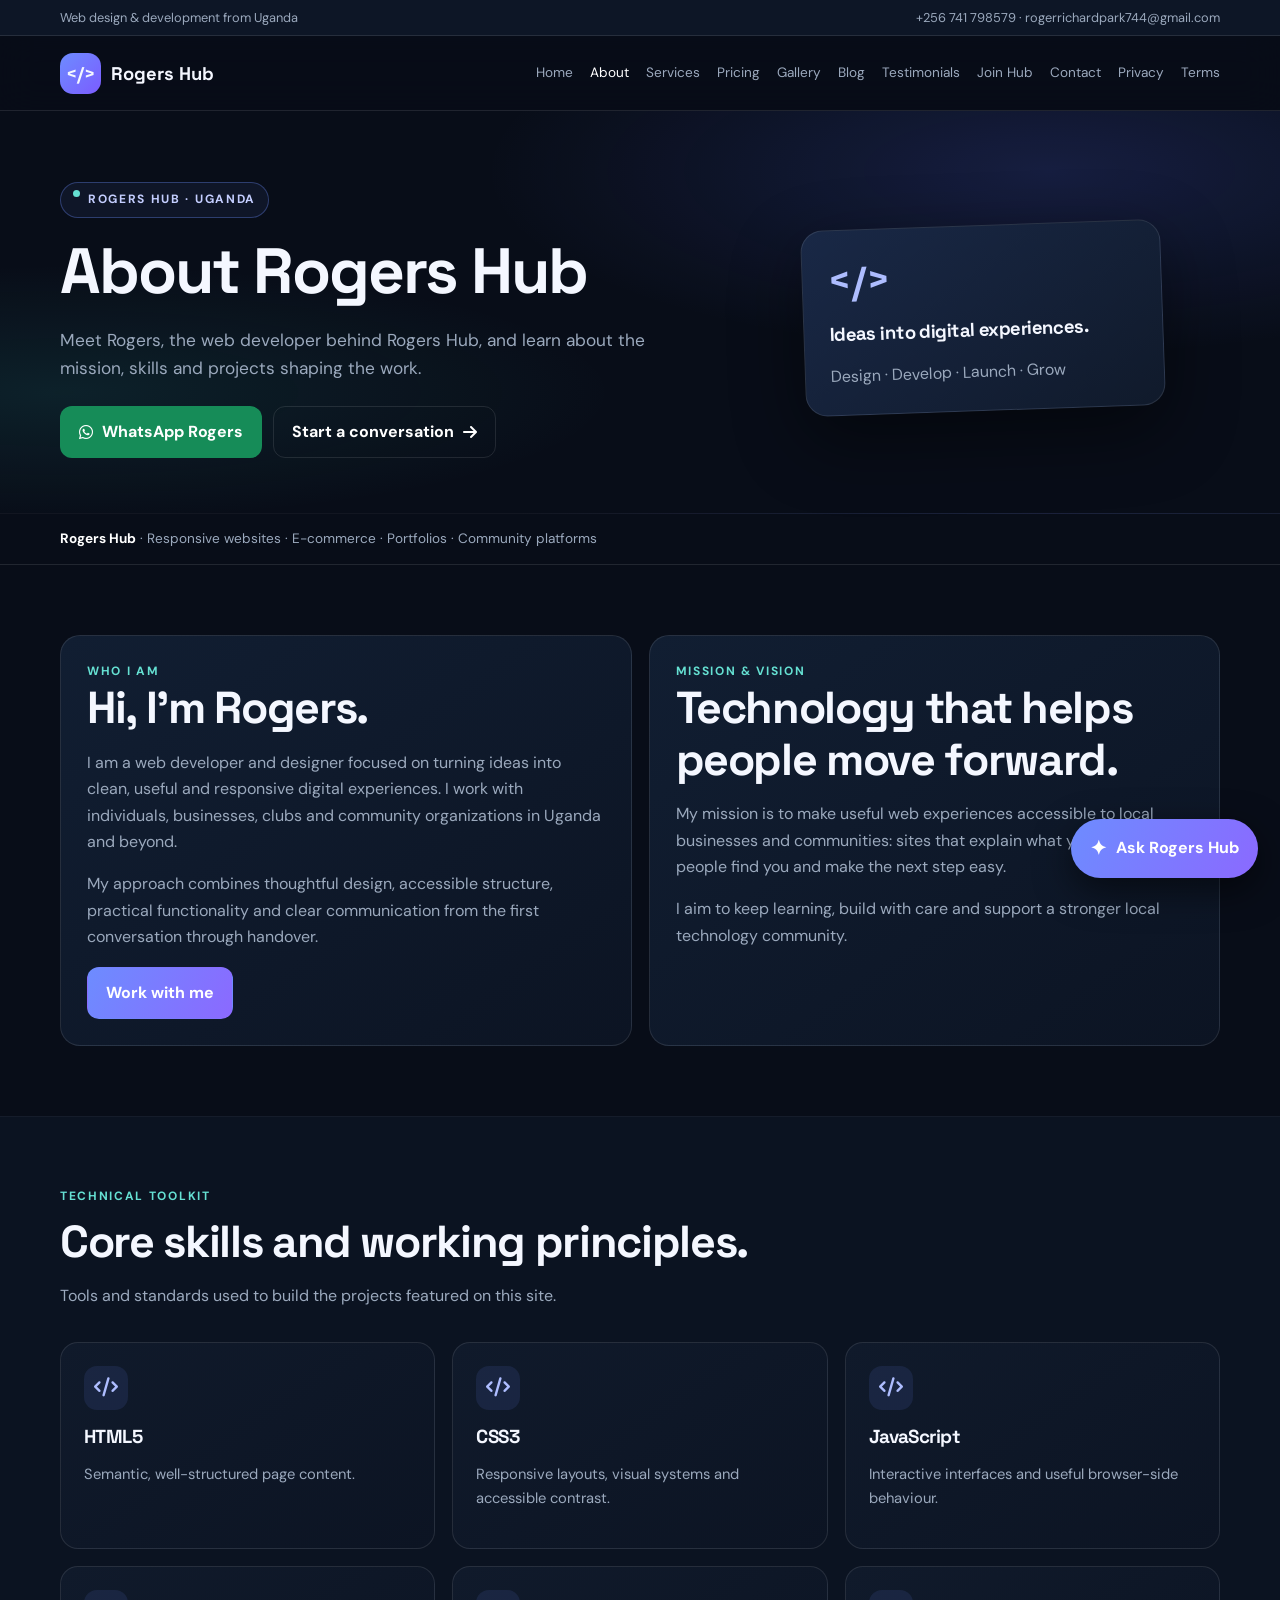
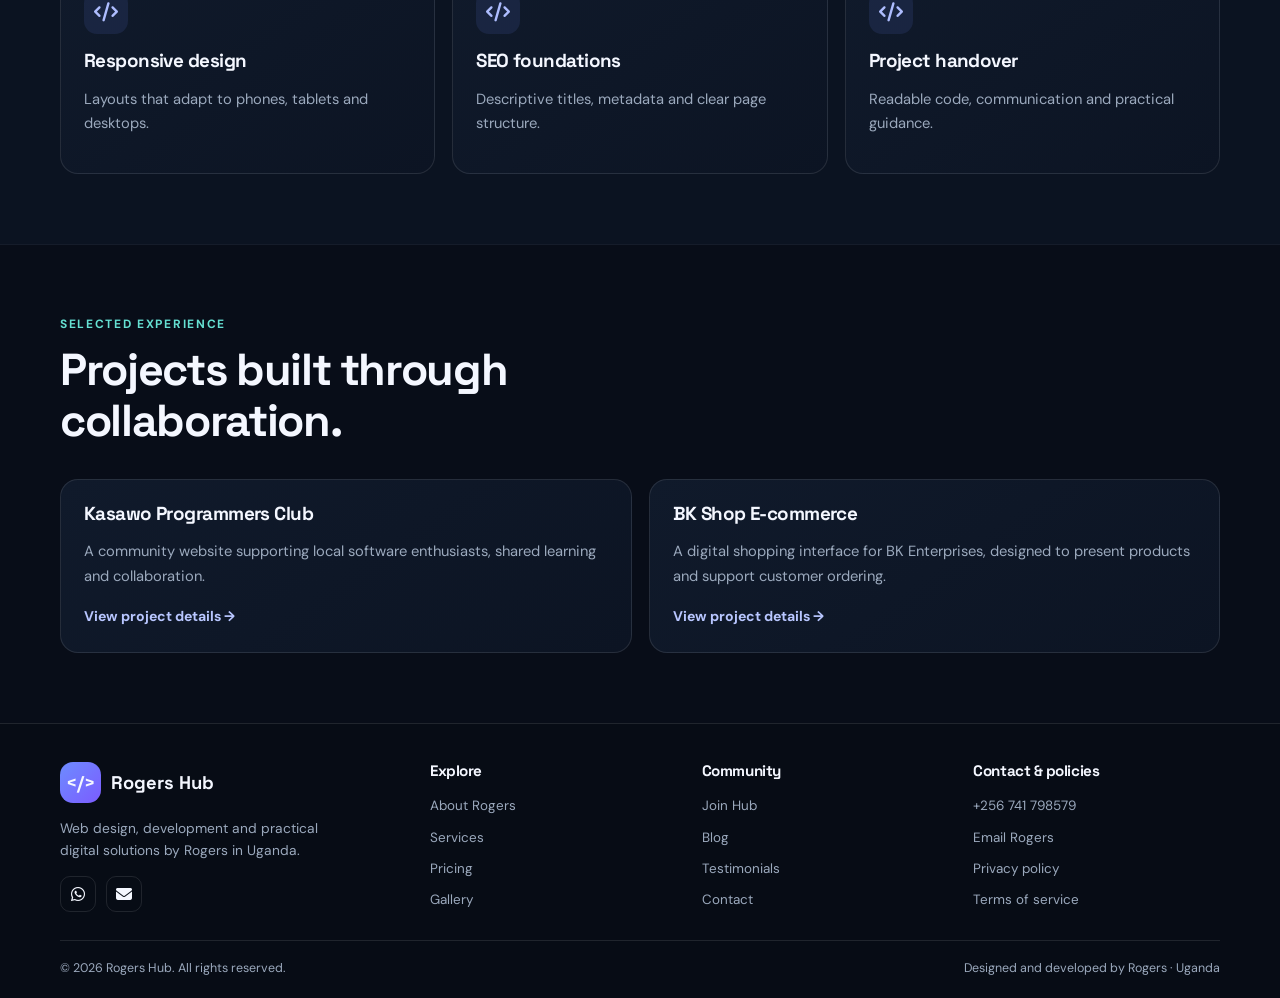
<file: about.html>
<!doctype html>
<html lang="en"><head><meta charset="utf-8"><meta name="viewport" content="width=device-width,initial-scale=1"><meta name="theme-color" content="#080d18"><meta name="description" content="Meet Rogers, the web developer behind Rogers Hub, and learn about the mission, skills and projects shaping the work."><meta property="og:title" content="About Rogers Hub | Rogers Hub"><meta property="og:description" content="Meet Rogers, the web developer behind Rogers Hub, and learn about the mission, skills and projects shaping the work."><meta property="og:type" content="website"><title>About Rogers Hub | Rogers Hub</title><link rel="stylesheet" href="site.css?v=20261114-ai"><link rel="stylesheet" href="https://cdnjs.cloudflare.com/ajax/libs/font-awesome/6.5.2/css/all.min.css"></head><body><a class="skip" href="#main">Skip to content</a>
<div class="topline"><div class="wrap topline-inner"><span>Web design & development from Uganda</span><span><a href="tel:+256741798579">+256 741 798579</a> · <a href="mailto:rogerrichardpark744@gmail.com">rogerrichardpark744@gmail.com</a></span></div></div>
<header class="nav"><div class="wrap nav-inner"><a class="brand" href="index.html"><span class="brand-mark">&lt;/&gt;</span>Rogers Hub</a><nav class="nav-links" id="navLinks" aria-label="Main navigation"><a href="index.html">Home</a><a href="about.html" class="active" aria-current="page">About</a><a href="package.html">Services</a><a href="pricing.html">Pricing</a><a href="gallery.html">Gallery</a><a href="blog.html">Blog</a><a href="testimonials.html">Testimonials</a><a href="join.html">Join Hub</a><a href="contact.html">Contact</a><a href="privacy.html">Privacy</a><a href="terms.html">Terms</a></nav><button class="menu-btn" id="menuBtn" aria-label="Toggle navigation" aria-expanded="false">☰</button></div></header>
<header class="hero"><div class="wrap hero-grid"><div><div class="eyebrow"><span class="dot"></span> Rogers Hub · Uganda</div><h1>About Rogers Hub</h1><p class="lead">Meet Rogers, the web developer behind Rogers Hub, and learn about the mission, skills and projects shaping the work.</p><div class="hero-actions"><a class="btn green" href="https://wa.me/256741798579" target="_blank" rel="noopener"><i class="fa-brands fa-whatsapp"></i> WhatsApp Rogers</a><a class="btn secondary" href="contact.html">Start a conversation <i class="fa-solid fa-arrow-right"></i></a></div></div><div class="hero-art" aria-hidden="true"><div class="art-card"><div class="code">&lt;/&gt;</div><h3>Ideas into digital experiences.</h3><p>Design · Develop · Launch · Grow</p></div></div></div></header>
<div class="ticker"><div class="wrap"><strong>Rogers Hub</strong> · Responsive websites · E-commerce · Portfolios · Community platforms</div></div>
<main id="main">
<section class="section"><div class="wrap grid2"><article class="panel"><div class="kicker">Who I am</div><h2>Hi, I’m Rogers.</h2><p class="muted">I am a web developer and designer focused on turning ideas into clean, useful and responsive digital experiences. I work with individuals, businesses, clubs and community organizations in Uganda and beyond.</p><p class="muted">My approach combines thoughtful design, accessible structure, practical functionality and clear communication from the first conversation through handover.</p><a class="btn" href="contact.html">Work with me</a></article><article class="panel"><div class="kicker">Mission & vision</div><h2>Technology that helps people move forward.</h2><p class="muted">My mission is to make useful web experiences accessible to local businesses and communities: sites that explain what you do, help people find you and make the next step easy.</p><p class="muted">I aim to keep learning, build with care and support a stronger local technology community.</p></article></div></section>
<section class="section alt"><div class="wrap"><div class="section-head"><div class="kicker">Technical toolkit</div><h2>Core skills and working principles.</h2><p>Tools and standards used to build the projects featured on this site.</p></div><div class="grid3"><article class="card"><div class="icon"><i class="fa-solid fa-code"></i></div><h3>HTML5</h3><p>Semantic, well-structured page content.</p></article><article class="card"><div class="icon"><i class="fa-solid fa-code"></i></div><h3>CSS3</h3><p>Responsive layouts, visual systems and accessible contrast.</p></article><article class="card"><div class="icon"><i class="fa-solid fa-code"></i></div><h3>JavaScript</h3><p>Interactive interfaces and useful browser-side behaviour.</p></article><article class="card"><div class="icon"><i class="fa-solid fa-code"></i></div><h3>Responsive design</h3><p>Layouts that adapt to phones, tablets and desktops.</p></article><article class="card"><div class="icon"><i class="fa-solid fa-code"></i></div><h3>SEO foundations</h3><p>Descriptive titles, metadata and clear page structure.</p></article><article class="card"><div class="icon"><i class="fa-solid fa-code"></i></div><h3>Project handover</h3><p>Readable code, communication and practical guidance.</p></article></div></div></section>
<section class="section"><div class="wrap"><div class="section-head"><div class="kicker">Selected experience</div><h2>Projects built through collaboration.</h2></div><div class="grid2"><article class="card"><h3>Kasawo Programmers Club</h3><p>A community website supporting local software enthusiasts, shared learning and collaboration.</p><a class="text-link" href="gallery.html">View project details →</a></article><article class="card"><h3>BK Shop E-commerce</h3><p>A digital shopping interface for BK Enterprises, designed to present products and support customer ordering.</p><a class="text-link" href="gallery.html">View project details →</a></article></div></div></section></main>
<footer><div class="wrap"><div class="footer-grid"><div class="footer-brand"><a class="brand" href="index.html"><span class="brand-mark">&lt;/&gt;</span>Rogers Hub</a><p>Web design, development and practical digital solutions by Rogers in Uganda.</p><div class="socials"><a href="https://wa.me/256741798579" target="_blank" rel="noopener" aria-label="WhatsApp"><i class="fa-brands fa-whatsapp"></i></a><a href="mailto:rogerrichardpark744@gmail.com" aria-label="Email"><i class="fa-solid fa-envelope"></i></a></div></div><div class="footer-col"><h3>Explore</h3><a href="about.html">About Rogers</a><a href="package.html">Services</a><a href="pricing.html">Pricing</a><a href="gallery.html">Gallery</a></div><div class="footer-col"><h3>Community</h3><a href="join.html">Join Hub</a><a href="blog.html">Blog</a><a href="testimonials.html">Testimonials</a><a href="contact.html">Contact</a></div><div class="footer-col"><h3>Contact & policies</h3><a href="tel:+256741798579">+256 741 798579</a><a href="mailto:rogerrichardpark744@gmail.com">Email Rogers</a><a href="privacy.html">Privacy policy</a><a href="terms.html">Terms of service</a></div></div><div class="copyright"><span>© <span id="year"></span> Rogers Hub. All rights reserved.</span><span>Designed and developed by Rogers · Uganda</span></div></div></footer><button class="back-top" id="backTop" aria-label="Back to top"><i class="fa-solid fa-arrow-up"></i></button><script src="site.js?v=20261114-ai" defer></script></body></html>
</file>
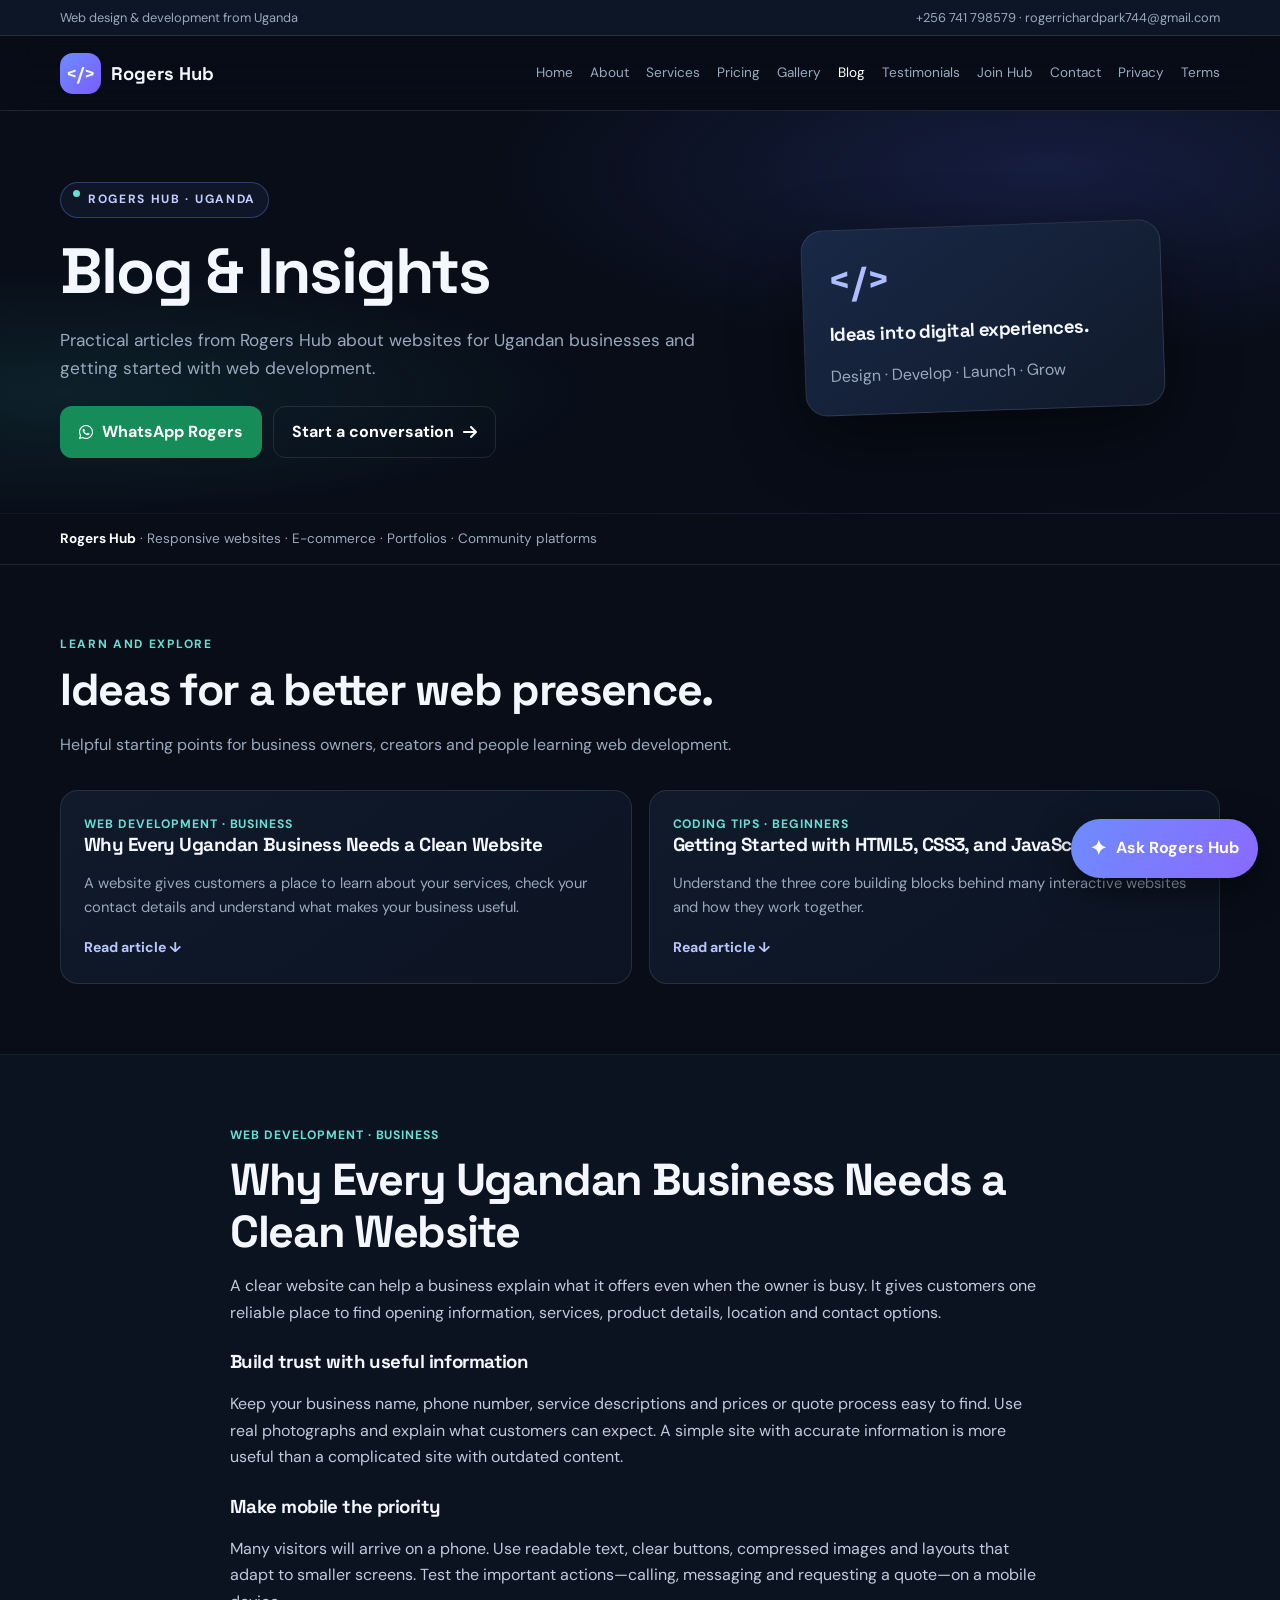
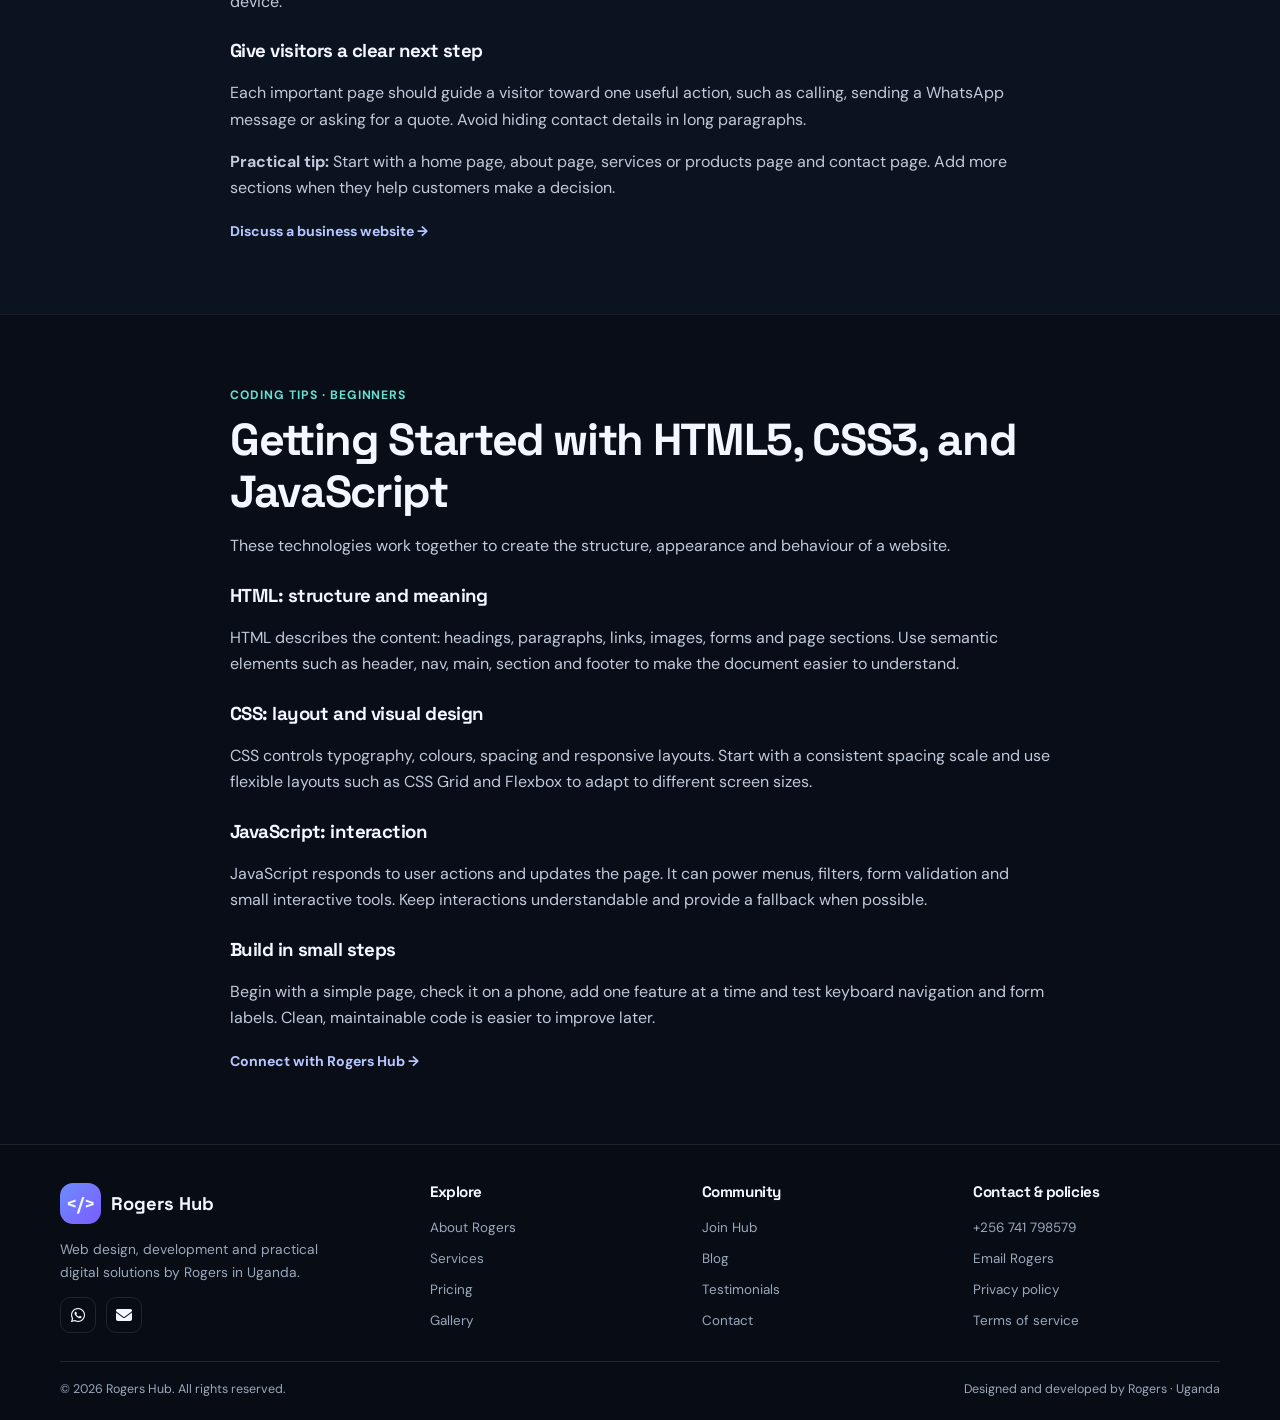
<file: blog.html>
<!doctype html>
<html lang="en"><head><meta charset="utf-8"><meta name="viewport" content="width=device-width,initial-scale=1"><meta name="theme-color" content="#080d18"><meta name="description" content="Practical articles from Rogers Hub about websites for Ugandan businesses and getting started with web development."><meta property="og:title" content="Blog & Insights | Rogers Hub"><meta property="og:description" content="Practical articles from Rogers Hub about websites for Ugandan businesses and getting started with web development."><meta property="og:type" content="website"><title>Blog & Insights | Rogers Hub</title><link rel="stylesheet" href="site.css?v=20261114-ai"><link rel="stylesheet" href="https://cdnjs.cloudflare.com/ajax/libs/font-awesome/6.5.2/css/all.min.css"></head><body><a class="skip" href="#main">Skip to content</a>
<div class="topline"><div class="wrap topline-inner"><span>Web design & development from Uganda</span><span><a href="tel:+256741798579">+256 741 798579</a> · <a href="mailto:rogerrichardpark744@gmail.com">rogerrichardpark744@gmail.com</a></span></div></div>
<header class="nav"><div class="wrap nav-inner"><a class="brand" href="index.html"><span class="brand-mark">&lt;/&gt;</span>Rogers Hub</a><nav class="nav-links" id="navLinks" aria-label="Main navigation"><a href="index.html">Home</a><a href="about.html">About</a><a href="package.html">Services</a><a href="pricing.html">Pricing</a><a href="gallery.html">Gallery</a><a href="blog.html" class="active" aria-current="page">Blog</a><a href="testimonials.html">Testimonials</a><a href="join.html">Join Hub</a><a href="contact.html">Contact</a><a href="privacy.html">Privacy</a><a href="terms.html">Terms</a></nav><button class="menu-btn" id="menuBtn" aria-label="Toggle navigation" aria-expanded="false">☰</button></div></header>
<header class="hero"><div class="wrap hero-grid"><div><div class="eyebrow"><span class="dot"></span> Rogers Hub · Uganda</div><h1>Blog & Insights</h1><p class="lead">Practical articles from Rogers Hub about websites for Ugandan businesses and getting started with web development.</p><div class="hero-actions"><a class="btn green" href="https://wa.me/256741798579" target="_blank" rel="noopener"><i class="fa-brands fa-whatsapp"></i> WhatsApp Rogers</a><a class="btn secondary" href="contact.html">Start a conversation <i class="fa-solid fa-arrow-right"></i></a></div></div><div class="hero-art" aria-hidden="true"><div class="art-card"><div class="code">&lt;/&gt;</div><h3>Ideas into digital experiences.</h3><p>Design · Develop · Launch · Grow</p></div></div></div></header>
<div class="ticker"><div class="wrap"><strong>Rogers Hub</strong> · Responsive websites · E-commerce · Portfolios · Community platforms</div></div>
<main id="main">
<section class="section"><div class="wrap"><div class="section-head"><div class="kicker">Learn and explore</div><h2>Ideas for a better web presence.</h2><p>Helpful starting points for business owners, creators and people learning web development.</p></div><div class="grid2">
<article class="card"><div class="article-meta">WEB DEVELOPMENT · BUSINESS</div><h3>Why Every Ugandan Business Needs a Clean Website</h3><p>A website gives customers a place to learn about your services, check your contact details and understand what makes your business useful.</p><a class="text-link" href="#business-website">Read article ↓</a></article>
<article class="card"><div class="article-meta">CODING TIPS · BEGINNERS</div><h3>Getting Started with HTML5, CSS3, and JavaScript</h3><p>Understand the three core building blocks behind many interactive websites and how they work together.</p><a class="text-link" href="#web-basics">Read article ↓</a></article></div></div></section>
<section class="section alt" id="business-website"><div class="wrap article-body"><div class="article-meta">WEB DEVELOPMENT · BUSINESS</div><h2>Why Every Ugandan Business Needs a Clean Website</h2><p>A clear website can help a business explain what it offers even when the owner is busy. It gives customers one reliable place to find opening information, services, product details, location and contact options.</p><h3>Build trust with useful information</h3><p>Keep your business name, phone number, service descriptions and prices or quote process easy to find. Use real photographs and explain what customers can expect. A simple site with accurate information is more useful than a complicated site with outdated content.</p><h3>Make mobile the priority</h3><p>Many visitors will arrive on a phone. Use readable text, clear buttons, compressed images and layouts that adapt to smaller screens. Test the important actions—calling, messaging and requesting a quote—on a mobile device.</p><h3>Give visitors a clear next step</h3><p>Each important page should guide a visitor toward one useful action, such as calling, sending a WhatsApp message or asking for a quote. Avoid hiding contact details in long paragraphs.</p><p><strong>Practical tip:</strong> Start with a home page, about page, services or products page and contact page. Add more sections when they help customers make a decision.</p><a class="text-link" href="contact.html">Discuss a business website →</a></div></section>
<section class="section" id="web-basics"><div class="wrap article-body"><div class="article-meta">CODING TIPS · BEGINNERS</div><h2>Getting Started with HTML5, CSS3, and JavaScript</h2><p>These technologies work together to create the structure, appearance and behaviour of a website.</p><h3>HTML: structure and meaning</h3><p>HTML describes the content: headings, paragraphs, links, images, forms and page sections. Use semantic elements such as header, nav, main, section and footer to make the document easier to understand.</p><h3>CSS: layout and visual design</h3><p>CSS controls typography, colours, spacing and responsive layouts. Start with a consistent spacing scale and use flexible layouts such as CSS Grid and Flexbox to adapt to different screen sizes.</p><h3>JavaScript: interaction</h3><p>JavaScript responds to user actions and updates the page. It can power menus, filters, form validation and small interactive tools. Keep interactions understandable and provide a fallback when possible.</p><h3>Build in small steps</h3><p>Begin with a simple page, check it on a phone, add one feature at a time and test keyboard navigation and form labels. Clean, maintainable code is easier to improve later.</p><a class="text-link" href="join.html">Connect with Rogers Hub →</a></div></section></main>
<footer><div class="wrap"><div class="footer-grid"><div class="footer-brand"><a class="brand" href="index.html"><span class="brand-mark">&lt;/&gt;</span>Rogers Hub</a><p>Web design, development and practical digital solutions by Rogers in Uganda.</p><div class="socials"><a href="https://wa.me/256741798579" target="_blank" rel="noopener" aria-label="WhatsApp"><i class="fa-brands fa-whatsapp"></i></a><a href="mailto:rogerrichardpark744@gmail.com" aria-label="Email"><i class="fa-solid fa-envelope"></i></a></div></div><div class="footer-col"><h3>Explore</h3><a href="about.html">About Rogers</a><a href="package.html">Services</a><a href="pricing.html">Pricing</a><a href="gallery.html">Gallery</a></div><div class="footer-col"><h3>Community</h3><a href="join.html">Join Hub</a><a href="blog.html">Blog</a><a href="testimonials.html">Testimonials</a><a href="contact.html">Contact</a></div><div class="footer-col"><h3>Contact & policies</h3><a href="tel:+256741798579">+256 741 798579</a><a href="mailto:rogerrichardpark744@gmail.com">Email Rogers</a><a href="privacy.html">Privacy policy</a><a href="terms.html">Terms of service</a></div></div><div class="copyright"><span>© <span id="year"></span> Rogers Hub. All rights reserved.</span><span>Designed and developed by Rogers · Uganda</span></div></div></footer><button class="back-top" id="backTop" aria-label="Back to top"><i class="fa-solid fa-arrow-up"></i></button><script src="site.js?v=20261114-ai" defer></script></body></html>
</file>
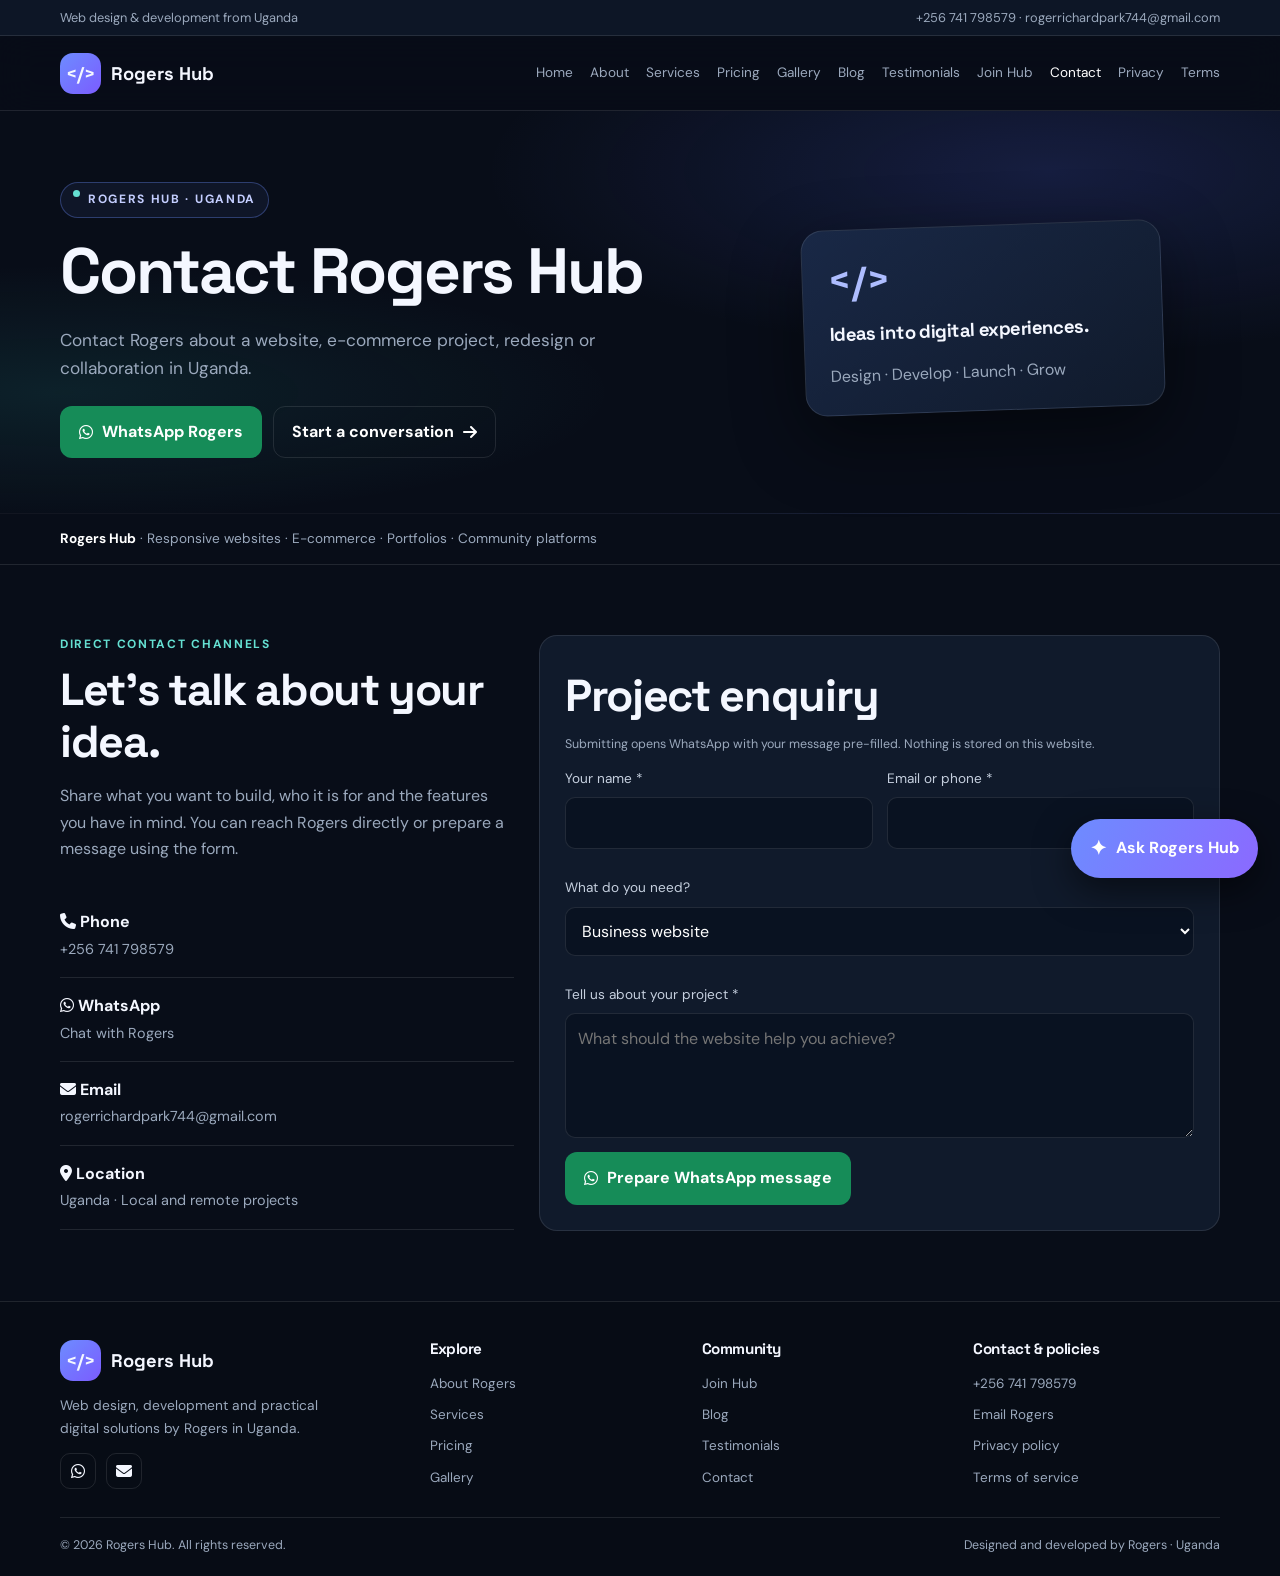
<file: contact.html>
<!doctype html>
<html lang="en"><head><meta charset="utf-8"><meta name="viewport" content="width=device-width,initial-scale=1"><meta name="theme-color" content="#080d18"><meta name="description" content="Contact Rogers about a website, e-commerce project, redesign or collaboration in Uganda."><meta property="og:title" content="Contact Rogers Hub | Rogers Hub"><meta property="og:description" content="Contact Rogers about a website, e-commerce project, redesign or collaboration in Uganda."><meta property="og:type" content="website"><title>Contact Rogers Hub | Rogers Hub</title><link rel="stylesheet" href="site.css?v=20261114-ai"><link rel="stylesheet" href="https://cdnjs.cloudflare.com/ajax/libs/font-awesome/6.5.2/css/all.min.css"></head><body><a class="skip" href="#main">Skip to content</a>
<div class="topline"><div class="wrap topline-inner"><span>Web design & development from Uganda</span><span><a href="tel:+256741798579">+256 741 798579</a> · <a href="mailto:rogerrichardpark744@gmail.com">rogerrichardpark744@gmail.com</a></span></div></div>
<header class="nav"><div class="wrap nav-inner"><a class="brand" href="index.html"><span class="brand-mark">&lt;/&gt;</span>Rogers Hub</a><nav class="nav-links" id="navLinks" aria-label="Main navigation"><a href="index.html">Home</a><a href="about.html">About</a><a href="package.html">Services</a><a href="pricing.html">Pricing</a><a href="gallery.html">Gallery</a><a href="blog.html">Blog</a><a href="testimonials.html">Testimonials</a><a href="join.html">Join Hub</a><a href="contact.html" class="active" aria-current="page">Contact</a><a href="privacy.html">Privacy</a><a href="terms.html">Terms</a></nav><button class="menu-btn" id="menuBtn" aria-label="Toggle navigation" aria-expanded="false">☰</button></div></header>
<header class="hero"><div class="wrap hero-grid"><div><div class="eyebrow"><span class="dot"></span> Rogers Hub · Uganda</div><h1>Contact Rogers Hub</h1><p class="lead">Contact Rogers about a website, e-commerce project, redesign or collaboration in Uganda.</p><div class="hero-actions"><a class="btn green" href="https://wa.me/256741798579" target="_blank" rel="noopener"><i class="fa-brands fa-whatsapp"></i> WhatsApp Rogers</a><a class="btn secondary" href="contact.html">Start a conversation <i class="fa-solid fa-arrow-right"></i></a></div></div><div class="hero-art" aria-hidden="true"><div class="art-card"><div class="code">&lt;/&gt;</div><h3>Ideas into digital experiences.</h3><p>Design · Develop · Launch · Grow</p></div></div></div></header>
<div class="ticker"><div class="wrap"><strong>Rogers Hub</strong> · Responsive websites · E-commerce · Portfolios · Community platforms</div></div>
<main id="main">
<section class="section"><div class="wrap contact-grid"><div><div class="section-head"><div class="kicker">Direct contact channels</div><h2>Let’s talk about your idea.</h2><p>Share what you want to build, who it is for and the features you have in mind. You can reach Rogers directly or prepare a message using the form.</p></div><div class="contact-item"><strong><i class="fa-solid fa-phone"></i> Phone</strong><span><a href="tel:+256741798579">+256 741 798579</a></span></div><div class="contact-item"><strong><i class="fa-brands fa-whatsapp"></i> WhatsApp</strong><span><a href="https://wa.me/256741798579" target="_blank" rel="noopener">Chat with Rogers</a></span></div><div class="contact-item"><strong><i class="fa-solid fa-envelope"></i> Email</strong><span><a href="mailto:rogerrichardpark744@gmail.com">rogerrichardpark744@gmail.com</a></span></div><div class="contact-item"><strong><i class="fa-solid fa-location-dot"></i> Location</strong><span>Uganda · Local and remote projects</span></div></div><form class="form" data-whatsapp><h2>Project enquiry</h2><p class="form-note">Submitting opens WhatsApp with your message pre-filled. Nothing is stored on this website.</p><div class="form-grid"><div class="field"><label for="name">Your name *</label><input id="name" name="Name" required autocomplete="name"></div><div class="field"><label for="email">Email or phone *</label><input id="email" name="Email or phone" required></div><div class="field full"><label for="service">What do you need?</label><select id="service" name="Service"><option>Business website</option><option>Portfolio website</option><option>E-commerce store</option><option>Community website</option><option>Website redesign</option><option>Other / not sure</option></select></div><div class="field full"><label for="details">Tell us about your project *</label><textarea id="details" name="Project details" required placeholder="What should the website help you achieve?"></textarea></div></div><button class="btn green" type="submit"><i class="fa-brands fa-whatsapp"></i> Prepare WhatsApp message</button></form></div></section></main>
<footer><div class="wrap"><div class="footer-grid"><div class="footer-brand"><a class="brand" href="index.html"><span class="brand-mark">&lt;/&gt;</span>Rogers Hub</a><p>Web design, development and practical digital solutions by Rogers in Uganda.</p><div class="socials"><a href="https://wa.me/256741798579" target="_blank" rel="noopener" aria-label="WhatsApp"><i class="fa-brands fa-whatsapp"></i></a><a href="mailto:rogerrichardpark744@gmail.com" aria-label="Email"><i class="fa-solid fa-envelope"></i></a></div></div><div class="footer-col"><h3>Explore</h3><a href="about.html">About Rogers</a><a href="package.html">Services</a><a href="pricing.html">Pricing</a><a href="gallery.html">Gallery</a></div><div class="footer-col"><h3>Community</h3><a href="join.html">Join Hub</a><a href="blog.html">Blog</a><a href="testimonials.html">Testimonials</a><a href="contact.html">Contact</a></div><div class="footer-col"><h3>Contact & policies</h3><a href="tel:+256741798579">+256 741 798579</a><a href="mailto:rogerrichardpark744@gmail.com">Email Rogers</a><a href="privacy.html">Privacy policy</a><a href="terms.html">Terms of service</a></div></div><div class="copyright"><span>© <span id="year"></span> Rogers Hub. All rights reserved.</span><span>Designed and developed by Rogers · Uganda</span></div></div></footer><button class="back-top" id="backTop" aria-label="Back to top"><i class="fa-solid fa-arrow-up"></i></button><script src="site.js?v=20261114-ai" defer></script></body></html>
</file>
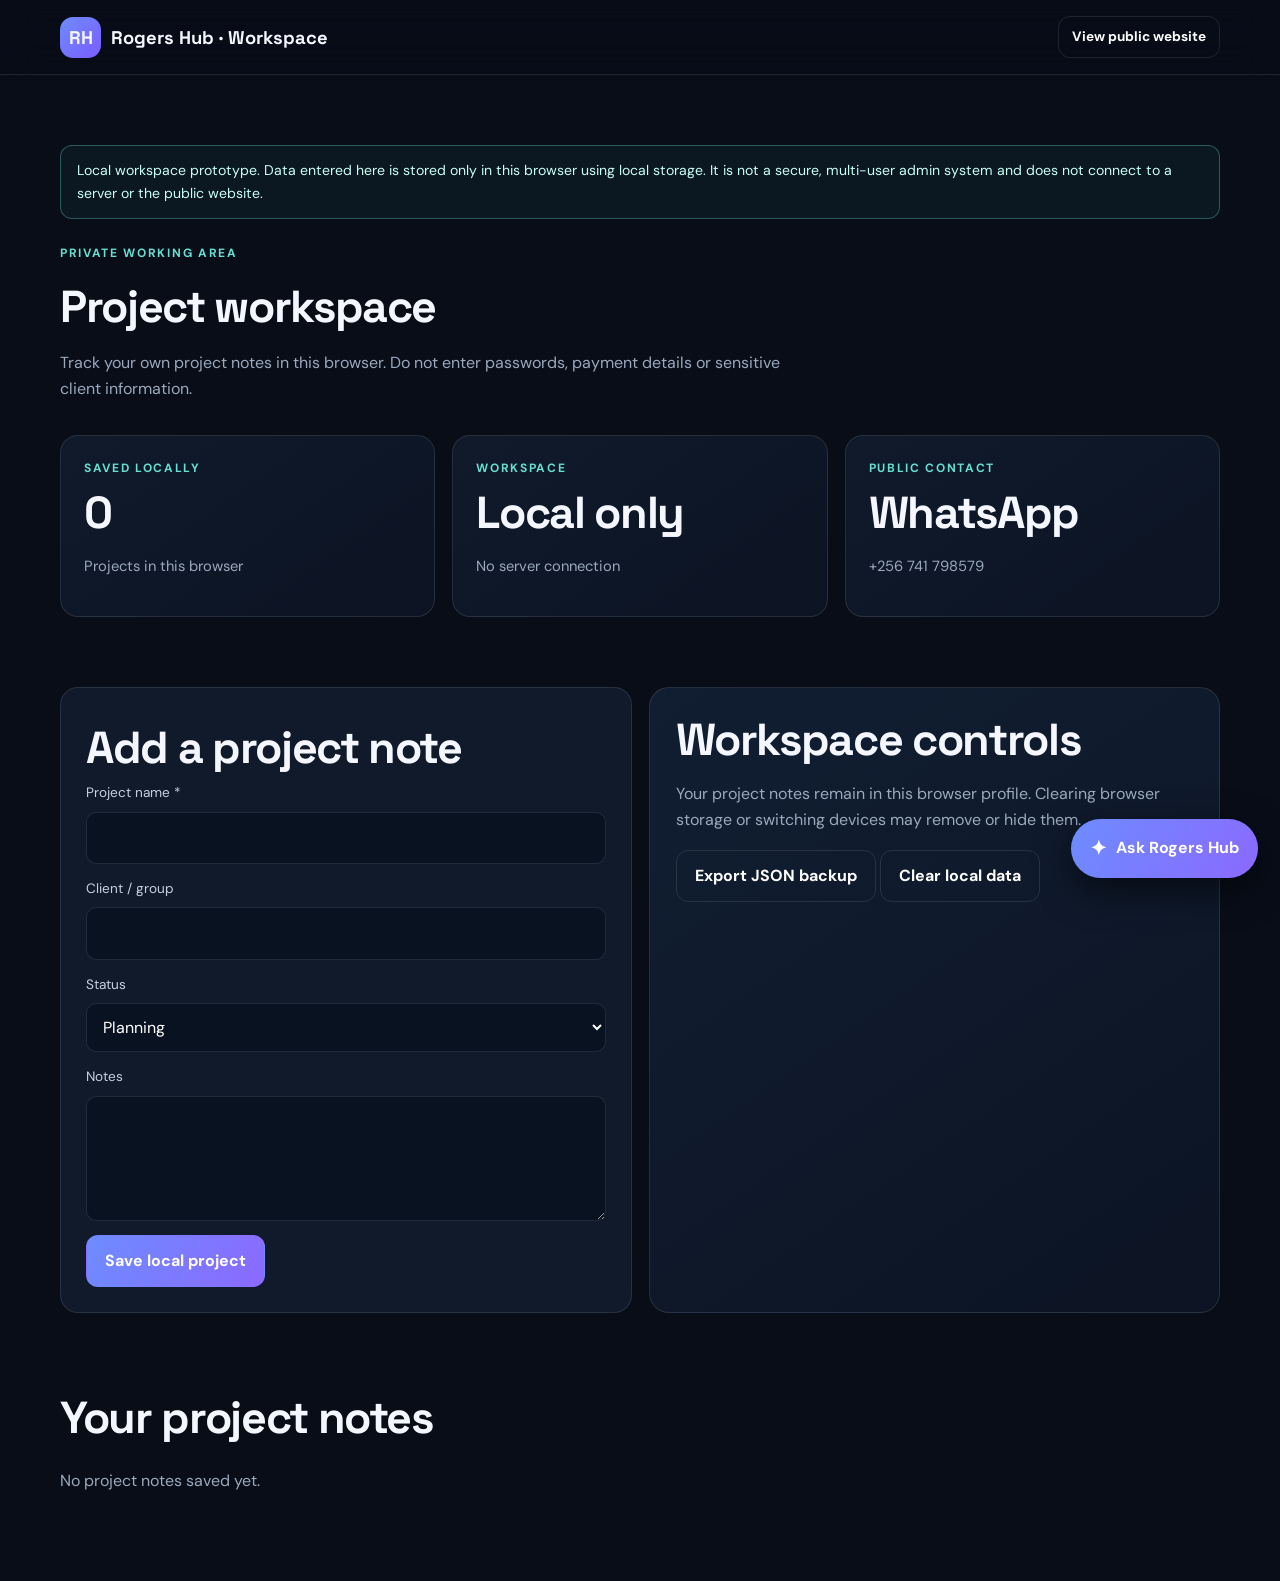
<file: dashboard.html>
<!doctype html><html lang="en"><head><meta charset="utf-8"><meta name="viewport" content="width=device-width,initial-scale=1"><meta name="robots" content="noindex,nofollow"><title>Rogers Hub · Local Workspace</title><link rel="stylesheet" href="site.css?v=20261114-ai"></head><body><a class="skip" href="#main">Skip to content</a><header class="nav"><div class="wrap nav-inner"><a class="brand" href="index.html"><span class="brand-mark">RH</span>Rogers Hub · Workspace</a><a class="btn secondary small" href="index.html">View public website</a></div></header><main id="main" class="section"><div class="wrap"><div class="notice">Local workspace prototype. Data entered here is stored only in this browser using local storage. It is not a secure, multi-user admin system and does not connect to a server or the public website.</div><div class="section-head" style="margin-top:25px"><div class="kicker">Private working area</div><h1 style="font-size:2.8rem">Project workspace</h1><p>Track your own project notes in this browser. Do not enter passwords, payment details or sensitive client information.</p></div><div class="grid3"><article class="card"><div class="kicker">Saved locally</div><h2 id="projectCount">0</h2><p>Projects in this browser</p></article><article class="card"><div class="kicker">Workspace</div><h2>Local only</h2><p>No server connection</p></article><article class="card"><div class="kicker">Public contact</div><h2>WhatsApp</h2><p>+256 741 798579</p></article></div><section class="section"><div class="grid2"><form class="form" id="projectForm"><h2>Add a project note</h2><div class="field"><label for="projectName">Project name *</label><input id="projectName" required maxlength="90"></div><div class="field"><label for="projectClient">Client / group</label><input id="projectClient" maxlength="90"></div><div class="field"><label for="projectStatus">Status</label><select id="projectStatus"><option>Planning</option><option>In progress</option><option>Review</option><option>Completed</option></select></div><div class="field"><label for="projectNotes">Notes</label><textarea id="projectNotes" maxlength="500"></textarea></div><button class="btn" type="submit">Save local project</button></form><div class="panel"><h2>Workspace controls</h2><p class="muted">Your project notes remain in this browser profile. Clearing browser storage or switching devices may remove or hide them.</p><button class="btn secondary" id="exportData" type="button">Export JSON backup</button> <button class="btn secondary" id="clearData" type="button">Clear local data</button><p class="form-note" id="workspaceStatus" aria-live="polite"></p></div></div></section><section><h2>Your project notes</h2><div id="projectList" class="grid2"><p class="muted">No project notes saved yet.</p></div></section></div></main><script>
(()=>{const KEY='rogersHubLocalProjectsV1';let items=[];try{items=JSON.parse(localStorage.getItem(KEY)||'[]')}catch(e){items=[]}const $=id=>document.getElementById(id);const save=()=>localStorage.setItem(KEY,JSON.stringify(items));const render=()=>{$('projectCount').textContent=items.length;$('projectList').innerHTML=items.length?items.map((p,i)=>'<article class="card"><div class="kicker">'+escapeHtml(p.status)+'</div><h3>'+escapeHtml(p.name)+'</h3><p>'+escapeHtml(p.client||'No client specified')+'</p><p class="muted">'+escapeHtml(p.notes||'No notes')+'</p><button class="btn secondary small" data-delete="'+i+'">Delete</button></article>').join(''):'<p class="muted">No project notes saved yet.</p>';};function escapeHtml(s){return String(s).replace(/[&<>"']/g,c=>({'&':'&amp;','<':'&lt;','>':'&gt;','"':'&quot;',"'":'&#39;'}[c]));}$('projectForm').addEventListener('submit',e=>{e.preventDefault();items.unshift({name:$('projectName').value.trim(),client:$('projectClient').value.trim(),status:$('projectStatus').value,notes:$('projectNotes').value.trim(),created:new Date().toISOString()});save();render();e.target.reset();$('workspaceStatus').textContent='Project note saved in this browser.';});$('projectList').addEventListener('click',e=>{const b=e.target.closest('[data-delete]');if(!b)return;items.splice(Number(b.dataset.delete),1);save();render();});$('exportData').addEventListener('click',()=>{const blob=new Blob([JSON.stringify(items,null,2)],{type:'application/json'});const a=document.createElement('a');a.href=URL.createObjectURL(blob);a.download='rogers-hub-local-projects.json';a.click();URL.revokeObjectURL(a.href);});$('clearData').addEventListener('click',()=>{if(confirm('Delete all project notes stored in this browser?')){items=[];save();render();$('workspaceStatus').textContent='Local project notes cleared.';}});render();})();
</script><script src="site.js?v=20261114-ai" defer></script></body></html>
</file>
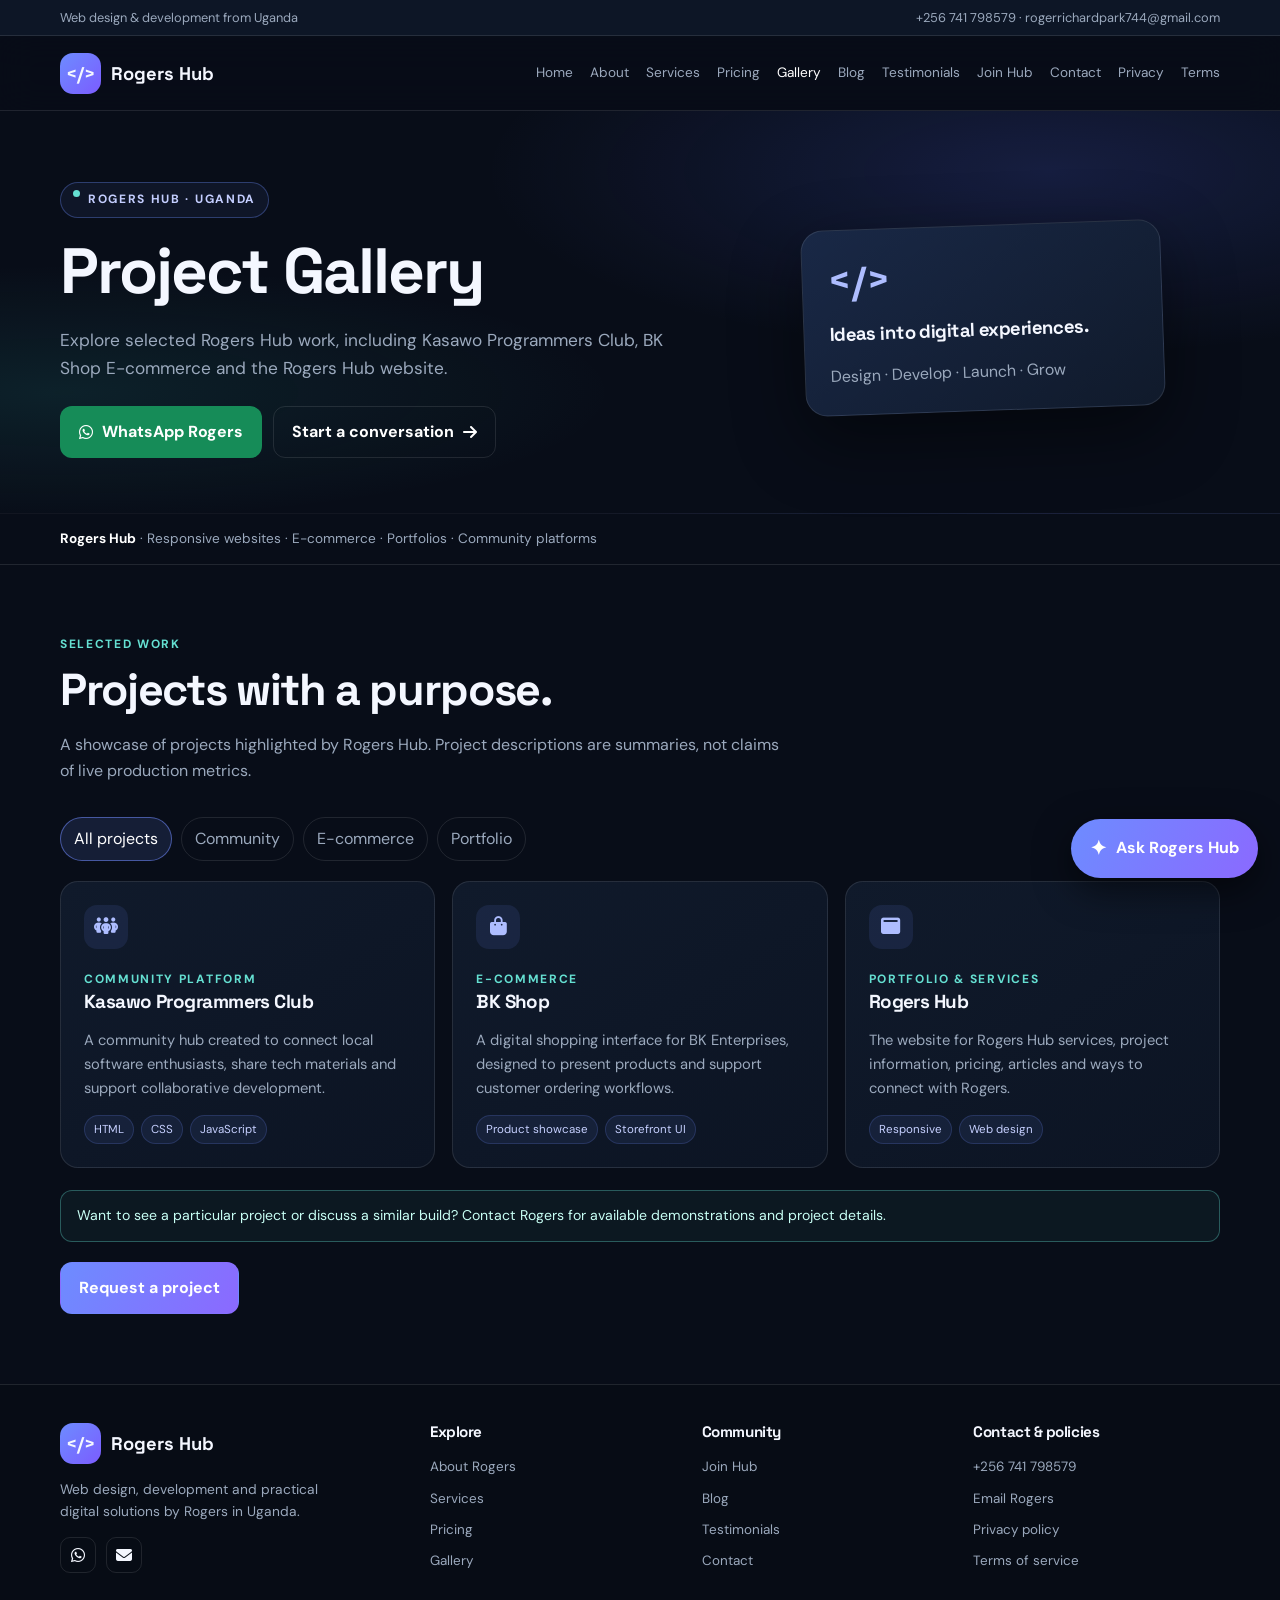
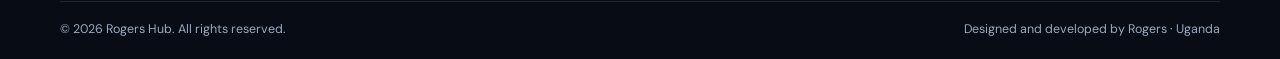
<file: gallery.html>
<!doctype html>
<html lang="en"><head><meta charset="utf-8"><meta name="viewport" content="width=device-width,initial-scale=1"><meta name="theme-color" content="#080d18"><meta name="description" content="Explore selected Rogers Hub work, including Kasawo Programmers Club, BK Shop E-commerce and the Rogers Hub website."><meta property="og:title" content="Project Gallery | Rogers Hub"><meta property="og:description" content="Explore selected Rogers Hub work, including Kasawo Programmers Club, BK Shop E-commerce and the Rogers Hub website."><meta property="og:type" content="website"><title>Project Gallery | Rogers Hub</title><link rel="stylesheet" href="site.css?v=20261114-ai"><link rel="stylesheet" href="https://cdnjs.cloudflare.com/ajax/libs/font-awesome/6.5.2/css/all.min.css"></head><body><a class="skip" href="#main">Skip to content</a>
<div class="topline"><div class="wrap topline-inner"><span>Web design & development from Uganda</span><span><a href="tel:+256741798579">+256 741 798579</a> · <a href="mailto:rogerrichardpark744@gmail.com">rogerrichardpark744@gmail.com</a></span></div></div>
<header class="nav"><div class="wrap nav-inner"><a class="brand" href="index.html"><span class="brand-mark">&lt;/&gt;</span>Rogers Hub</a><nav class="nav-links" id="navLinks" aria-label="Main navigation"><a href="index.html">Home</a><a href="about.html">About</a><a href="package.html">Services</a><a href="pricing.html">Pricing</a><a href="gallery.html" class="active" aria-current="page">Gallery</a><a href="blog.html">Blog</a><a href="testimonials.html">Testimonials</a><a href="join.html">Join Hub</a><a href="contact.html">Contact</a><a href="privacy.html">Privacy</a><a href="terms.html">Terms</a></nav><button class="menu-btn" id="menuBtn" aria-label="Toggle navigation" aria-expanded="false">☰</button></div></header>
<header class="hero"><div class="wrap hero-grid"><div><div class="eyebrow"><span class="dot"></span> Rogers Hub · Uganda</div><h1>Project Gallery</h1><p class="lead">Explore selected Rogers Hub work, including Kasawo Programmers Club, BK Shop E-commerce and the Rogers Hub website.</p><div class="hero-actions"><a class="btn green" href="https://wa.me/256741798579" target="_blank" rel="noopener"><i class="fa-brands fa-whatsapp"></i> WhatsApp Rogers</a><a class="btn secondary" href="contact.html">Start a conversation <i class="fa-solid fa-arrow-right"></i></a></div></div><div class="hero-art" aria-hidden="true"><div class="art-card"><div class="code">&lt;/&gt;</div><h3>Ideas into digital experiences.</h3><p>Design · Develop · Launch · Grow</p></div></div></div></header>
<div class="ticker"><div class="wrap"><strong>Rogers Hub</strong> · Responsive websites · E-commerce · Portfolios · Community platforms</div></div>
<main id="main">
<section class="section"><div class="wrap"><div class="section-head"><div class="kicker">Selected work</div><h2>Projects with a purpose.</h2><p>A showcase of projects highlighted by Rogers Hub. Project descriptions are summaries, not claims of live production metrics.</p></div><div class="filter-row"><button class="filter-btn active" data-filter="all">All projects</button><button class="filter-btn" data-filter="community">Community</button><button class="filter-btn" data-filter="commerce">E-commerce</button><button class="filter-btn" data-filter="portfolio">Portfolio</button></div><div class="grid3">
<article class="card gallery-item" data-category="community"><div class="icon"><i class="fa-solid fa-people-group"></i></div><span class="kicker">Community platform</span><h3>Kasawo Programmers Club</h3><p>A community hub created to connect local software enthusiasts, share tech materials and support collaborative development.</p><div class="tag-list"><span class="tag">HTML</span><span class="tag">CSS</span><span class="tag">JavaScript</span></div></article>
<article class="card gallery-item" data-category="commerce"><div class="icon"><i class="fa-solid fa-bag-shopping"></i></div><span class="kicker">E-commerce</span><h3>BK Shop</h3><p>A digital shopping interface for BK Enterprises, designed to present products and support customer ordering workflows.</p><div class="tag-list"><span class="tag">Product showcase</span><span class="tag">Storefront UI</span></div></article>
<article class="card gallery-item" data-category="portfolio"><div class="icon"><i class="fa-solid fa-window-maximize"></i></div><span class="kicker">Portfolio & services</span><h3>Rogers Hub</h3><p>The website for Rogers Hub services, project information, pricing, articles and ways to connect with Rogers.</p><div class="tag-list"><span class="tag">Responsive</span><span class="tag">Web design</span></div></article></div><div class="notice" style="margin-top:22px">Want to see a particular project or discuss a similar build? Contact Rogers for available demonstrations and project details.</div><div style="margin-top:20px"><a class="btn" href="contact.html">Request a project</a></div></div></section></main>
<footer><div class="wrap"><div class="footer-grid"><div class="footer-brand"><a class="brand" href="index.html"><span class="brand-mark">&lt;/&gt;</span>Rogers Hub</a><p>Web design, development and practical digital solutions by Rogers in Uganda.</p><div class="socials"><a href="https://wa.me/256741798579" target="_blank" rel="noopener" aria-label="WhatsApp"><i class="fa-brands fa-whatsapp"></i></a><a href="mailto:rogerrichardpark744@gmail.com" aria-label="Email"><i class="fa-solid fa-envelope"></i></a></div></div><div class="footer-col"><h3>Explore</h3><a href="about.html">About Rogers</a><a href="package.html">Services</a><a href="pricing.html">Pricing</a><a href="gallery.html">Gallery</a></div><div class="footer-col"><h3>Community</h3><a href="join.html">Join Hub</a><a href="blog.html">Blog</a><a href="testimonials.html">Testimonials</a><a href="contact.html">Contact</a></div><div class="footer-col"><h3>Contact & policies</h3><a href="tel:+256741798579">+256 741 798579</a><a href="mailto:rogerrichardpark744@gmail.com">Email Rogers</a><a href="privacy.html">Privacy policy</a><a href="terms.html">Terms of service</a></div></div><div class="copyright"><span>© <span id="year"></span> Rogers Hub. All rights reserved.</span><span>Designed and developed by Rogers · Uganda</span></div></div></footer><button class="back-top" id="backTop" aria-label="Back to top"><i class="fa-solid fa-arrow-up"></i></button><script src="site.js?v=20261114-ai" defer></script></body></html>
</file>
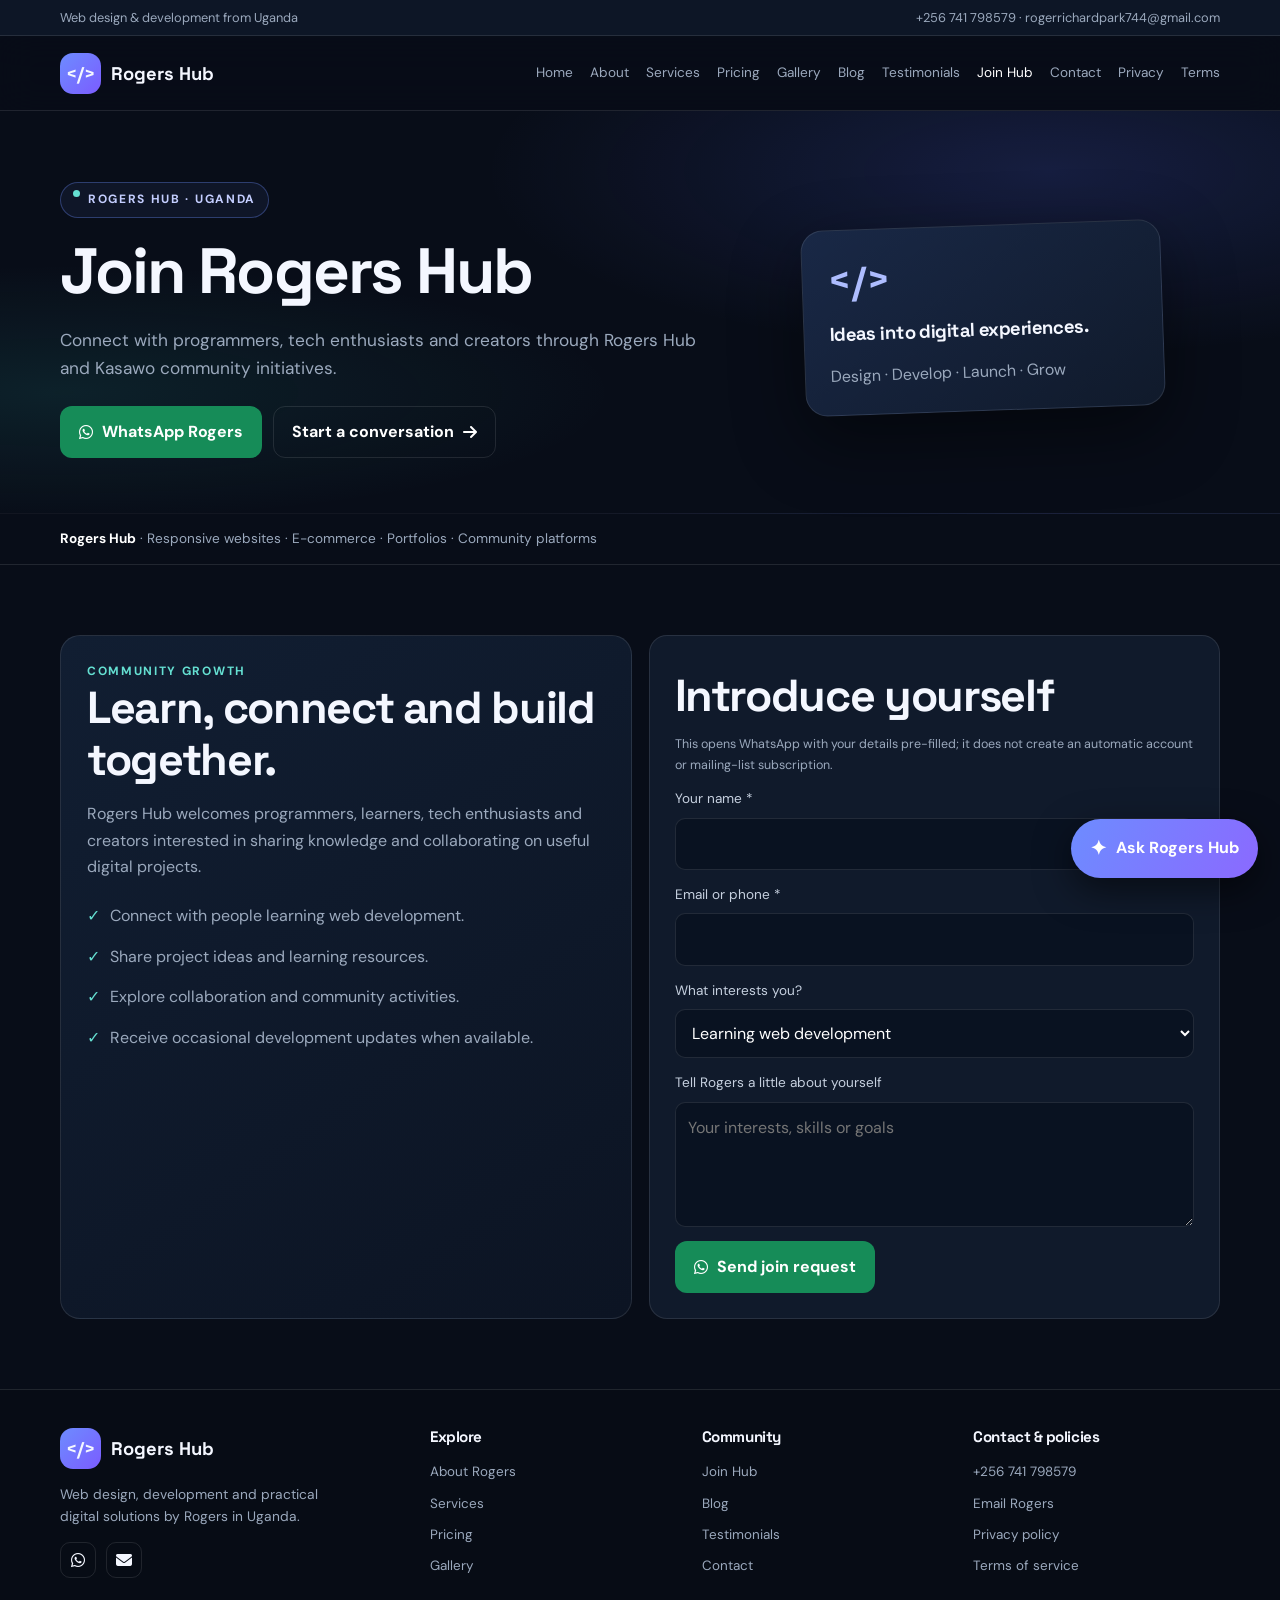
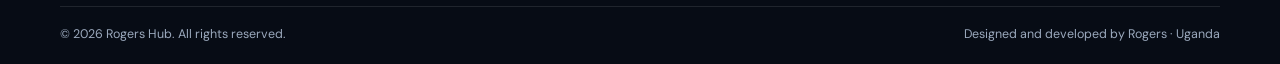
<file: join.html>
<!doctype html>
<html lang="en"><head><meta charset="utf-8"><meta name="viewport" content="width=device-width,initial-scale=1"><meta name="theme-color" content="#080d18"><meta name="description" content="Connect with programmers, tech enthusiasts and creators through Rogers Hub and Kasawo community initiatives."><meta property="og:title" content="Join Rogers Hub | Rogers Hub"><meta property="og:description" content="Connect with programmers, tech enthusiasts and creators through Rogers Hub and Kasawo community initiatives."><meta property="og:type" content="website"><title>Join Rogers Hub | Rogers Hub</title><link rel="stylesheet" href="site.css?v=20261114-ai"><link rel="stylesheet" href="https://cdnjs.cloudflare.com/ajax/libs/font-awesome/6.5.2/css/all.min.css"></head><body><a class="skip" href="#main">Skip to content</a>
<div class="topline"><div class="wrap topline-inner"><span>Web design & development from Uganda</span><span><a href="tel:+256741798579">+256 741 798579</a> · <a href="mailto:rogerrichardpark744@gmail.com">rogerrichardpark744@gmail.com</a></span></div></div>
<header class="nav"><div class="wrap nav-inner"><a class="brand" href="index.html"><span class="brand-mark">&lt;/&gt;</span>Rogers Hub</a><nav class="nav-links" id="navLinks" aria-label="Main navigation"><a href="index.html">Home</a><a href="about.html">About</a><a href="package.html">Services</a><a href="pricing.html">Pricing</a><a href="gallery.html">Gallery</a><a href="blog.html">Blog</a><a href="testimonials.html">Testimonials</a><a href="join.html" class="active" aria-current="page">Join Hub</a><a href="contact.html">Contact</a><a href="privacy.html">Privacy</a><a href="terms.html">Terms</a></nav><button class="menu-btn" id="menuBtn" aria-label="Toggle navigation" aria-expanded="false">☰</button></div></header>
<header class="hero"><div class="wrap hero-grid"><div><div class="eyebrow"><span class="dot"></span> Rogers Hub · Uganda</div><h1>Join Rogers Hub</h1><p class="lead">Connect with programmers, tech enthusiasts and creators through Rogers Hub and Kasawo community initiatives.</p><div class="hero-actions"><a class="btn green" href="https://wa.me/256741798579" target="_blank" rel="noopener"><i class="fa-brands fa-whatsapp"></i> WhatsApp Rogers</a><a class="btn secondary" href="contact.html">Start a conversation <i class="fa-solid fa-arrow-right"></i></a></div></div><div class="hero-art" aria-hidden="true"><div class="art-card"><div class="code">&lt;/&gt;</div><h3>Ideas into digital experiences.</h3><p>Design · Develop · Launch · Grow</p></div></div></div></header>
<div class="ticker"><div class="wrap"><strong>Rogers Hub</strong> · Responsive websites · E-commerce · Portfolios · Community platforms</div></div>
<main id="main">
<section class="section"><div class="wrap grid2"><article class="panel"><div class="kicker">Community growth</div><h2>Learn, connect and build together.</h2><p class="muted">Rogers Hub welcomes programmers, learners, tech enthusiasts and creators interested in sharing knowledge and collaborating on useful digital projects.</p><ul class="list-check"><li>Connect with people learning web development.</li><li>Share project ideas and learning resources.</li><li>Explore collaboration and community activities.</li><li>Receive occasional development updates when available.</li></ul></article><form class="form" data-whatsapp><h2>Introduce yourself</h2><p class="form-note">This opens WhatsApp with your details pre-filled; it does not create an automatic account or mailing-list subscription.</p><div class="field"><label for="joinName">Your name *</label><input id="joinName" name="Name" required autocomplete="name"></div><div class="field"><label for="joinContact">Email or phone *</label><input id="joinContact" name="Email or phone" required></div><div class="field"><label for="interest">What interests you?</label><select id="interest" name="Interest"><option>Learning web development</option><option>Collaborating on projects</option><option>Joining a programmers community</option><option>Receiving development updates</option><option>Other</option></select></div><div class="field"><label for="aboutYou">Tell Rogers a little about yourself</label><textarea id="aboutYou" name="About me" placeholder="Your interests, skills or goals"></textarea></div><button class="btn green" type="submit"><i class="fa-brands fa-whatsapp"></i> Send join request</button></form></div></section></main>
<footer><div class="wrap"><div class="footer-grid"><div class="footer-brand"><a class="brand" href="index.html"><span class="brand-mark">&lt;/&gt;</span>Rogers Hub</a><p>Web design, development and practical digital solutions by Rogers in Uganda.</p><div class="socials"><a href="https://wa.me/256741798579" target="_blank" rel="noopener" aria-label="WhatsApp"><i class="fa-brands fa-whatsapp"></i></a><a href="mailto:rogerrichardpark744@gmail.com" aria-label="Email"><i class="fa-solid fa-envelope"></i></a></div></div><div class="footer-col"><h3>Explore</h3><a href="about.html">About Rogers</a><a href="package.html">Services</a><a href="pricing.html">Pricing</a><a href="gallery.html">Gallery</a></div><div class="footer-col"><h3>Community</h3><a href="join.html">Join Hub</a><a href="blog.html">Blog</a><a href="testimonials.html">Testimonials</a><a href="contact.html">Contact</a></div><div class="footer-col"><h3>Contact & policies</h3><a href="tel:+256741798579">+256 741 798579</a><a href="mailto:rogerrichardpark744@gmail.com">Email Rogers</a><a href="privacy.html">Privacy policy</a><a href="terms.html">Terms of service</a></div></div><div class="copyright"><span>© <span id="year"></span> Rogers Hub. All rights reserved.</span><span>Designed and developed by Rogers · Uganda</span></div></div></footer><button class="back-top" id="backTop" aria-label="Back to top"><i class="fa-solid fa-arrow-up"></i></button><script src="site.js?v=20261114-ai" defer></script></body></html>
</file>
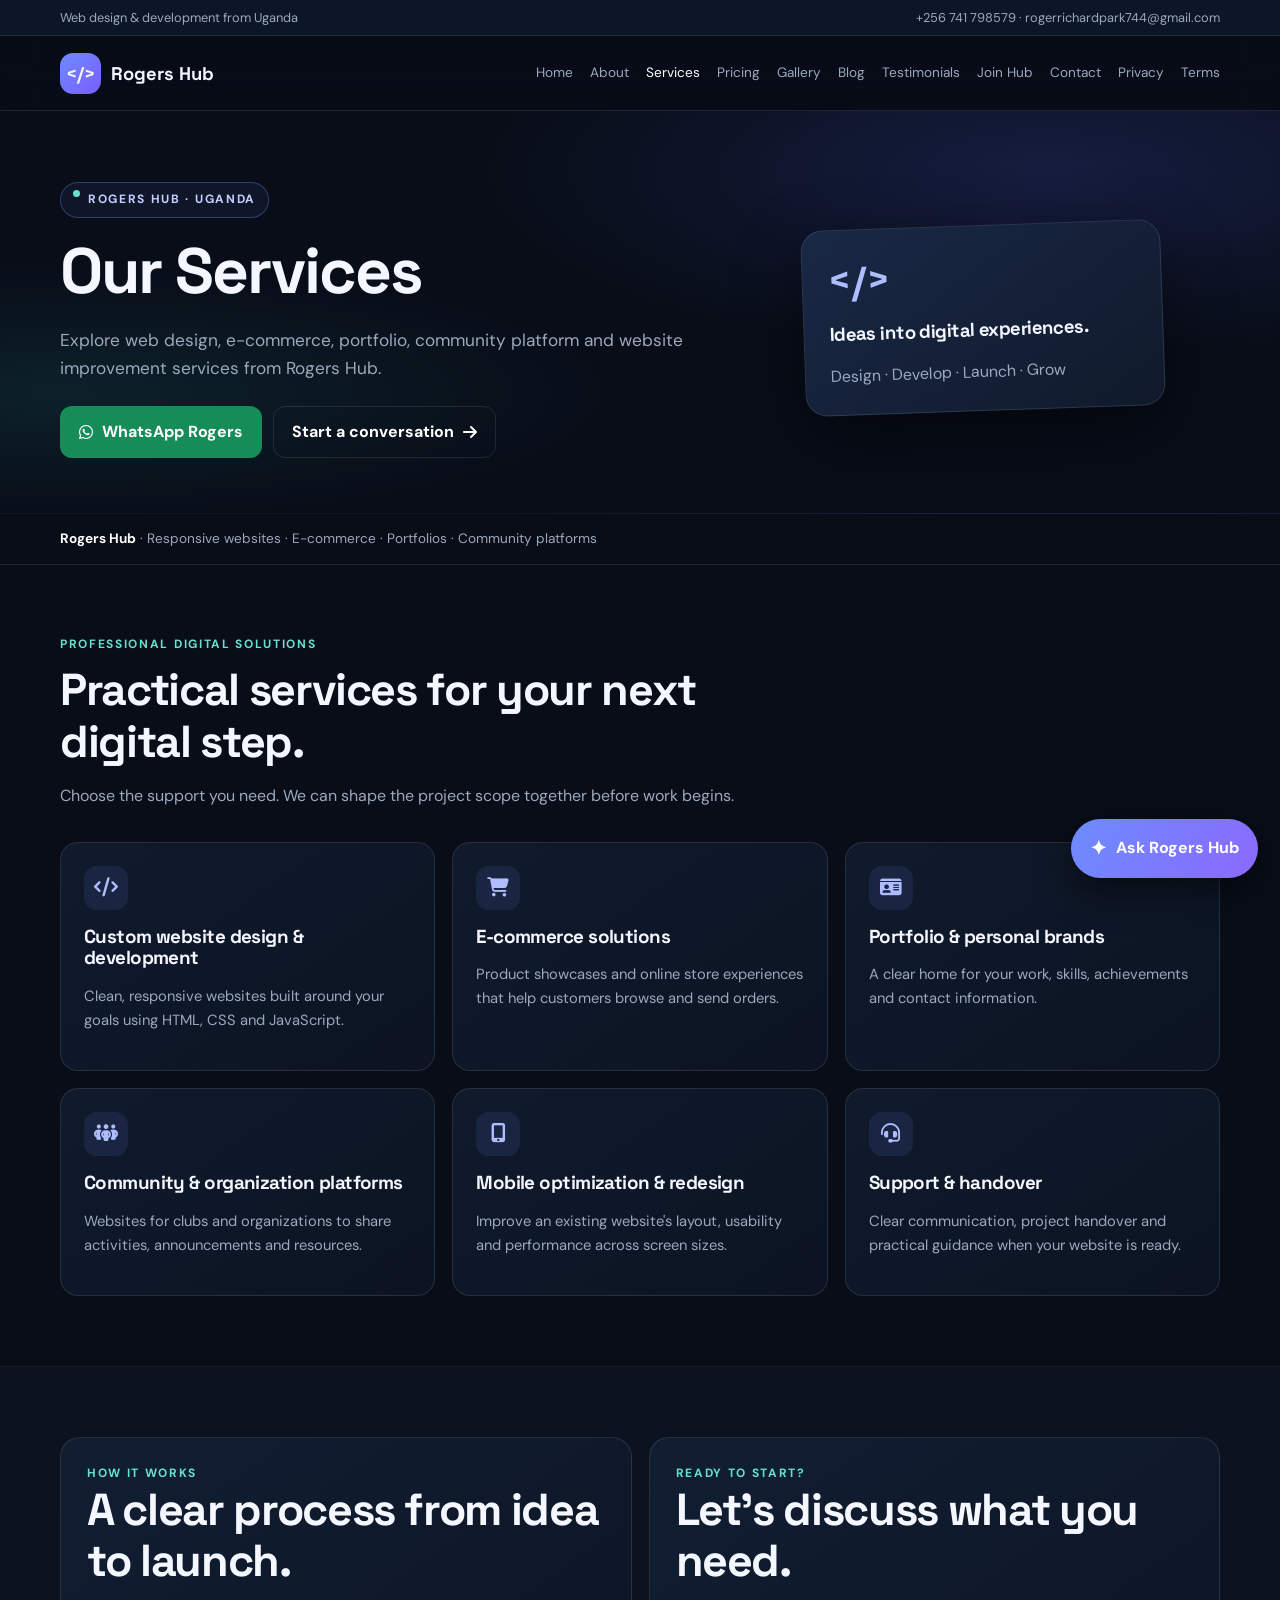
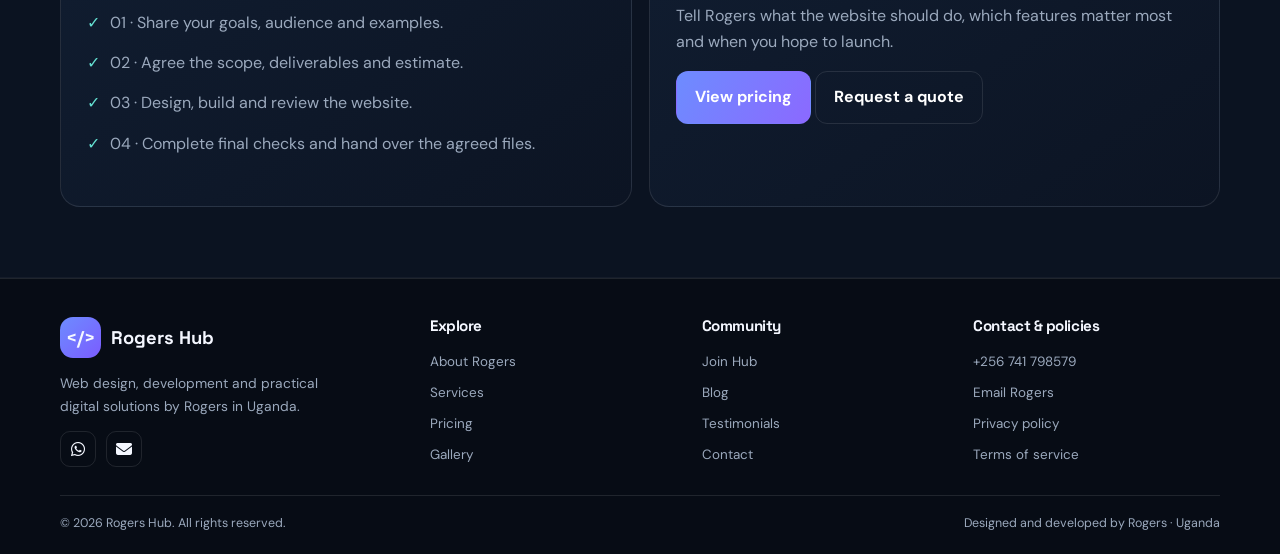
<file: package.html>
<!doctype html>
<html lang="en"><head><meta charset="utf-8"><meta name="viewport" content="width=device-width,initial-scale=1"><meta name="theme-color" content="#080d18"><meta name="description" content="Explore web design, e-commerce, portfolio, community platform and website improvement services from Rogers Hub."><meta property="og:title" content="Our Services | Rogers Hub"><meta property="og:description" content="Explore web design, e-commerce, portfolio, community platform and website improvement services from Rogers Hub."><meta property="og:type" content="website"><title>Our Services | Rogers Hub</title><link rel="stylesheet" href="site.css?v=20261114-ai"><link rel="stylesheet" href="https://cdnjs.cloudflare.com/ajax/libs/font-awesome/6.5.2/css/all.min.css"></head><body><a class="skip" href="#main">Skip to content</a>
<div class="topline"><div class="wrap topline-inner"><span>Web design & development from Uganda</span><span><a href="tel:+256741798579">+256 741 798579</a> · <a href="mailto:rogerrichardpark744@gmail.com">rogerrichardpark744@gmail.com</a></span></div></div>
<header class="nav"><div class="wrap nav-inner"><a class="brand" href="index.html"><span class="brand-mark">&lt;/&gt;</span>Rogers Hub</a><nav class="nav-links" id="navLinks" aria-label="Main navigation"><a href="index.html">Home</a><a href="about.html">About</a><a href="package.html" class="active" aria-current="page">Services</a><a href="pricing.html">Pricing</a><a href="gallery.html">Gallery</a><a href="blog.html">Blog</a><a href="testimonials.html">Testimonials</a><a href="join.html">Join Hub</a><a href="contact.html">Contact</a><a href="privacy.html">Privacy</a><a href="terms.html">Terms</a></nav><button class="menu-btn" id="menuBtn" aria-label="Toggle navigation" aria-expanded="false">☰</button></div></header>
<header class="hero"><div class="wrap hero-grid"><div><div class="eyebrow"><span class="dot"></span> Rogers Hub · Uganda</div><h1>Our Services</h1><p class="lead">Explore web design, e-commerce, portfolio, community platform and website improvement services from Rogers Hub.</p><div class="hero-actions"><a class="btn green" href="https://wa.me/256741798579" target="_blank" rel="noopener"><i class="fa-brands fa-whatsapp"></i> WhatsApp Rogers</a><a class="btn secondary" href="contact.html">Start a conversation <i class="fa-solid fa-arrow-right"></i></a></div></div><div class="hero-art" aria-hidden="true"><div class="art-card"><div class="code">&lt;/&gt;</div><h3>Ideas into digital experiences.</h3><p>Design · Develop · Launch · Grow</p></div></div></div></header>
<div class="ticker"><div class="wrap"><strong>Rogers Hub</strong> · Responsive websites · E-commerce · Portfolios · Community platforms</div></div>
<main id="main">
<section class="section"><div class="wrap"><div class="section-head"><div class="kicker">Professional digital solutions</div><h2>Practical services for your next digital step.</h2><p>Choose the support you need. We can shape the project scope together before work begins.</p></div><div class="grid3"><article class="card"><div class="icon"><i class="fa-solid fa-code"></i></div><h3>Custom website design & development</h3><p>Clean, responsive websites built around your goals using HTML, CSS and JavaScript.</p></article><article class="card"><div class="icon"><i class="fa-solid fa-cart-shopping"></i></div><h3>E-commerce solutions</h3><p>Product showcases and online store experiences that help customers browse and send orders.</p></article><article class="card"><div class="icon"><i class="fa-solid fa-id-card"></i></div><h3>Portfolio & personal brands</h3><p>A clear home for your work, skills, achievements and contact information.</p></article><article class="card"><div class="icon"><i class="fa-solid fa-people-group"></i></div><h3>Community & organization platforms</h3><p>Websites for clubs and organizations to share activities, announcements and resources.</p></article><article class="card"><div class="icon"><i class="fa-solid fa-mobile-screen-button"></i></div><h3>Mobile optimization & redesign</h3><p>Improve an existing website's layout, usability and performance across screen sizes.</p></article><article class="card"><div class="icon"><i class="fa-solid fa-headset"></i></div><h3>Support & handover</h3><p>Clear communication, project handover and practical guidance when your website is ready.</p></article></div></div></section>
<section class="section alt"><div class="wrap grid2"><article class="panel"><div class="kicker">How it works</div><h2>A clear process from idea to launch.</h2><ol class="list-check"><li>01 · Share your goals, audience and examples.</li><li>02 · Agree the scope, deliverables and estimate.</li><li>03 · Design, build and review the website.</li><li>04 · Complete final checks and hand over the agreed files.</li></ol></article><article class="panel"><div class="kicker">Ready to start?</div><h2>Let’s discuss what you need.</h2><p class="muted">Tell Rogers what the website should do, which features matter most and when you hope to launch.</p><a class="btn" href="pricing.html">View pricing</a> <a class="btn secondary" href="contact.html">Request a quote</a></article></div></section></main>
<footer><div class="wrap"><div class="footer-grid"><div class="footer-brand"><a class="brand" href="index.html"><span class="brand-mark">&lt;/&gt;</span>Rogers Hub</a><p>Web design, development and practical digital solutions by Rogers in Uganda.</p><div class="socials"><a href="https://wa.me/256741798579" target="_blank" rel="noopener" aria-label="WhatsApp"><i class="fa-brands fa-whatsapp"></i></a><a href="mailto:rogerrichardpark744@gmail.com" aria-label="Email"><i class="fa-solid fa-envelope"></i></a></div></div><div class="footer-col"><h3>Explore</h3><a href="about.html">About Rogers</a><a href="package.html">Services</a><a href="pricing.html">Pricing</a><a href="gallery.html">Gallery</a></div><div class="footer-col"><h3>Community</h3><a href="join.html">Join Hub</a><a href="blog.html">Blog</a><a href="testimonials.html">Testimonials</a><a href="contact.html">Contact</a></div><div class="footer-col"><h3>Contact & policies</h3><a href="tel:+256741798579">+256 741 798579</a><a href="mailto:rogerrichardpark744@gmail.com">Email Rogers</a><a href="privacy.html">Privacy policy</a><a href="terms.html">Terms of service</a></div></div><div class="copyright"><span>© <span id="year"></span> Rogers Hub. All rights reserved.</span><span>Designed and developed by Rogers · Uganda</span></div></div></footer><button class="back-top" id="backTop" aria-label="Back to top"><i class="fa-solid fa-arrow-up"></i></button><script src="site.js?v=20261114-ai" defer></script></body></html>
</file>
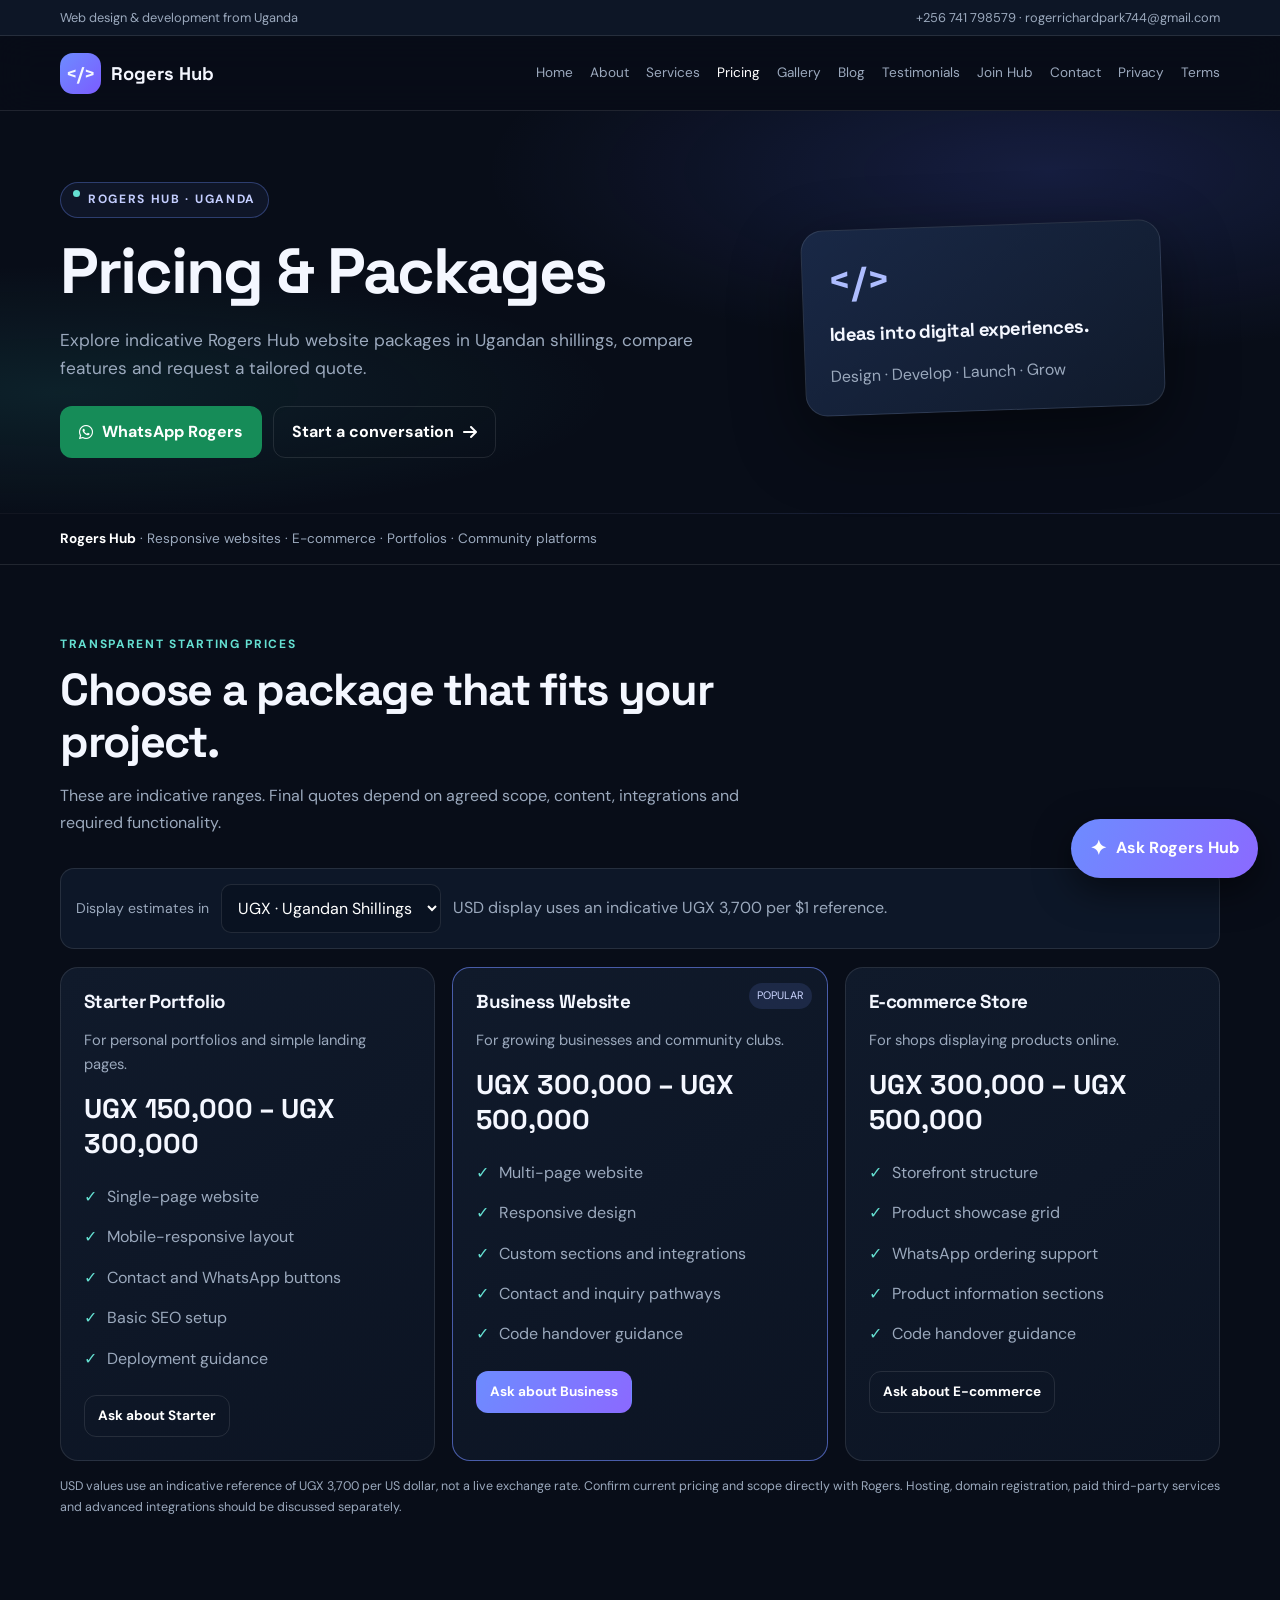
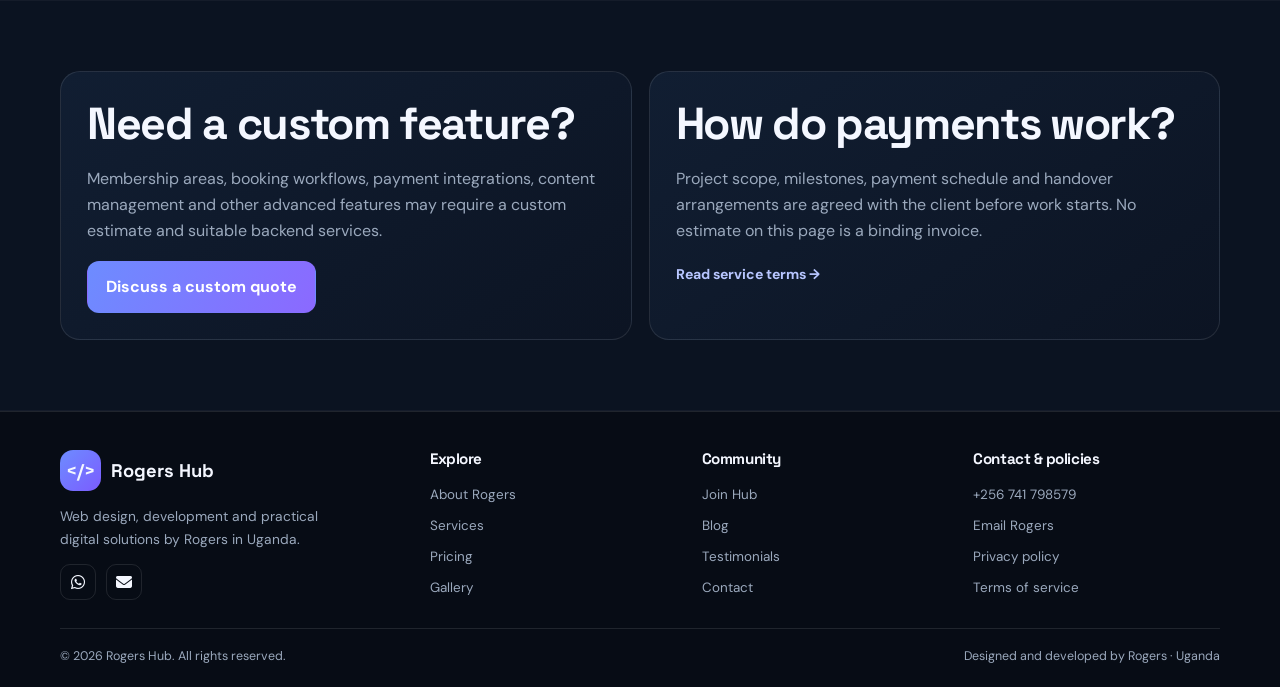
<file: pricing.html>
<!doctype html>
<html lang="en"><head><meta charset="utf-8"><meta name="viewport" content="width=device-width,initial-scale=1"><meta name="theme-color" content="#080d18"><meta name="description" content="Explore indicative Rogers Hub website packages in Ugandan shillings, compare features and request a tailored quote."><meta property="og:title" content="Pricing & Packages | Rogers Hub"><meta property="og:description" content="Explore indicative Rogers Hub website packages in Ugandan shillings, compare features and request a tailored quote."><meta property="og:type" content="website"><title>Pricing & Packages | Rogers Hub</title><link rel="stylesheet" href="site.css?v=20261114-ai"><link rel="stylesheet" href="https://cdnjs.cloudflare.com/ajax/libs/font-awesome/6.5.2/css/all.min.css"></head><body><a class="skip" href="#main">Skip to content</a>
<div class="topline"><div class="wrap topline-inner"><span>Web design & development from Uganda</span><span><a href="tel:+256741798579">+256 741 798579</a> · <a href="mailto:rogerrichardpark744@gmail.com">rogerrichardpark744@gmail.com</a></span></div></div>
<header class="nav"><div class="wrap nav-inner"><a class="brand" href="index.html"><span class="brand-mark">&lt;/&gt;</span>Rogers Hub</a><nav class="nav-links" id="navLinks" aria-label="Main navigation"><a href="index.html">Home</a><a href="about.html">About</a><a href="package.html">Services</a><a href="pricing.html" class="active" aria-current="page">Pricing</a><a href="gallery.html">Gallery</a><a href="blog.html">Blog</a><a href="testimonials.html">Testimonials</a><a href="join.html">Join Hub</a><a href="contact.html">Contact</a><a href="privacy.html">Privacy</a><a href="terms.html">Terms</a></nav><button class="menu-btn" id="menuBtn" aria-label="Toggle navigation" aria-expanded="false">☰</button></div></header>
<header class="hero"><div class="wrap hero-grid"><div><div class="eyebrow"><span class="dot"></span> Rogers Hub · Uganda</div><h1>Pricing & Packages</h1><p class="lead">Explore indicative Rogers Hub website packages in Ugandan shillings, compare features and request a tailored quote.</p><div class="hero-actions"><a class="btn green" href="https://wa.me/256741798579" target="_blank" rel="noopener"><i class="fa-brands fa-whatsapp"></i> WhatsApp Rogers</a><a class="btn secondary" href="contact.html">Start a conversation <i class="fa-solid fa-arrow-right"></i></a></div></div><div class="hero-art" aria-hidden="true"><div class="art-card"><div class="code">&lt;/&gt;</div><h3>Ideas into digital experiences.</h3><p>Design · Develop · Launch · Grow</p></div></div></div></header>
<div class="ticker"><div class="wrap"><strong>Rogers Hub</strong> · Responsive websites · E-commerce · Portfolios · Community platforms</div></div>
<main id="main">
<section class="section"><div class="wrap"><div class="section-head"><div class="kicker">Transparent starting prices</div><h2>Choose a package that fits your project.</h2><p>These are indicative ranges. Final quotes depend on agreed scope, content, integrations and required functionality.</p></div><div class="price-tools"><label for="currency">Display estimates in</label><select id="currency"><option value="UGX">UGX · Ugandan Shillings</option><option value="USD">USD · US Dollars</option></select><span id="rateNote" class="muted">Indicative conversion only.</span></div><div class="pricing">
<article class="card price-card"><h3>Starter Portfolio</h3><p class="muted">For personal portfolios and simple landing pages.</p><div class="price" data-low="150000" data-high="300000">UGX 150,000 – 300,000</div><ul class="list-check"><li>Single-page website</li><li>Mobile-responsive layout</li><li>Contact and WhatsApp buttons</li><li>Basic SEO setup</li><li>Deployment guidance</li></ul><a class="btn secondary small" href="https://wa.me/256741798579?text=Hello%20Rogers%2C%20I%20am%20interested%20in%20the%20Starter%20Portfolio%20package." target="_blank" rel="noopener">Ask about Starter</a></article>
<article class="card price-card featured"><span class="popular">POPULAR</span><h3>Business Website</h3><p class="muted">For growing businesses and community clubs.</p><div class="price" data-low="300000" data-high="500000">UGX 300,000 – 500,000</div><ul class="list-check"><li>Multi-page website</li><li>Responsive design</li><li>Custom sections and integrations</li><li>Contact and inquiry pathways</li><li>Code handover guidance</li></ul><a class="btn small" href="https://wa.me/256741798579?text=Hello%20Rogers%2C%20I%20am%20interested%20in%20the%20Business%20Website%20package." target="_blank" rel="noopener">Ask about Business</a></article>
<article class="card price-card"><h3>E-commerce Store</h3><p class="muted">For shops displaying products online.</p><div class="price" data-low="300000" data-high="500000">UGX 300,000 – 500,000</div><ul class="list-check"><li>Storefront structure</li><li>Product showcase grid</li><li>WhatsApp ordering support</li><li>Product information sections</li><li>Code handover guidance</li></ul><a class="btn secondary small" href="https://wa.me/256741798579?text=Hello%20Rogers%2C%20I%20am%20interested%20in%20the%20E-Commerce%20Store%20package." target="_blank" rel="noopener">Ask about E-commerce</a></article></div><p class="fineprint">USD values use an indicative reference of UGX 3,700 per US dollar, not a live exchange rate. Confirm current pricing and scope directly with Rogers. Hosting, domain registration, paid third-party services and advanced integrations should be discussed separately.</p></div></section>
<section class="section alt"><div class="wrap grid2"><article class="panel"><h2>Need a custom feature?</h2><p class="muted">Membership areas, booking workflows, payment integrations, content management and other advanced features may require a custom estimate and suitable backend services.</p><a class="btn" href="contact.html">Discuss a custom quote</a></article><article class="panel"><h2>How do payments work?</h2><p class="muted">Project scope, milestones, payment schedule and handover arrangements are agreed with the client before work starts. No estimate on this page is a binding invoice.</p><a class="text-link" href="terms.html">Read service terms →</a></article></div></section></main>
<footer><div class="wrap"><div class="footer-grid"><div class="footer-brand"><a class="brand" href="index.html"><span class="brand-mark">&lt;/&gt;</span>Rogers Hub</a><p>Web design, development and practical digital solutions by Rogers in Uganda.</p><div class="socials"><a href="https://wa.me/256741798579" target="_blank" rel="noopener" aria-label="WhatsApp"><i class="fa-brands fa-whatsapp"></i></a><a href="mailto:rogerrichardpark744@gmail.com" aria-label="Email"><i class="fa-solid fa-envelope"></i></a></div></div><div class="footer-col"><h3>Explore</h3><a href="about.html">About Rogers</a><a href="package.html">Services</a><a href="pricing.html">Pricing</a><a href="gallery.html">Gallery</a></div><div class="footer-col"><h3>Community</h3><a href="join.html">Join Hub</a><a href="blog.html">Blog</a><a href="testimonials.html">Testimonials</a><a href="contact.html">Contact</a></div><div class="footer-col"><h3>Contact & policies</h3><a href="tel:+256741798579">+256 741 798579</a><a href="mailto:rogerrichardpark744@gmail.com">Email Rogers</a><a href="privacy.html">Privacy policy</a><a href="terms.html">Terms of service</a></div></div><div class="copyright"><span>© <span id="year"></span> Rogers Hub. All rights reserved.</span><span>Designed and developed by Rogers · Uganda</span></div></div></footer><button class="back-top" id="backTop" aria-label="Back to top"><i class="fa-solid fa-arrow-up"></i></button><script src="site.js?v=20261114-ai" defer></script></body></html>
</file>
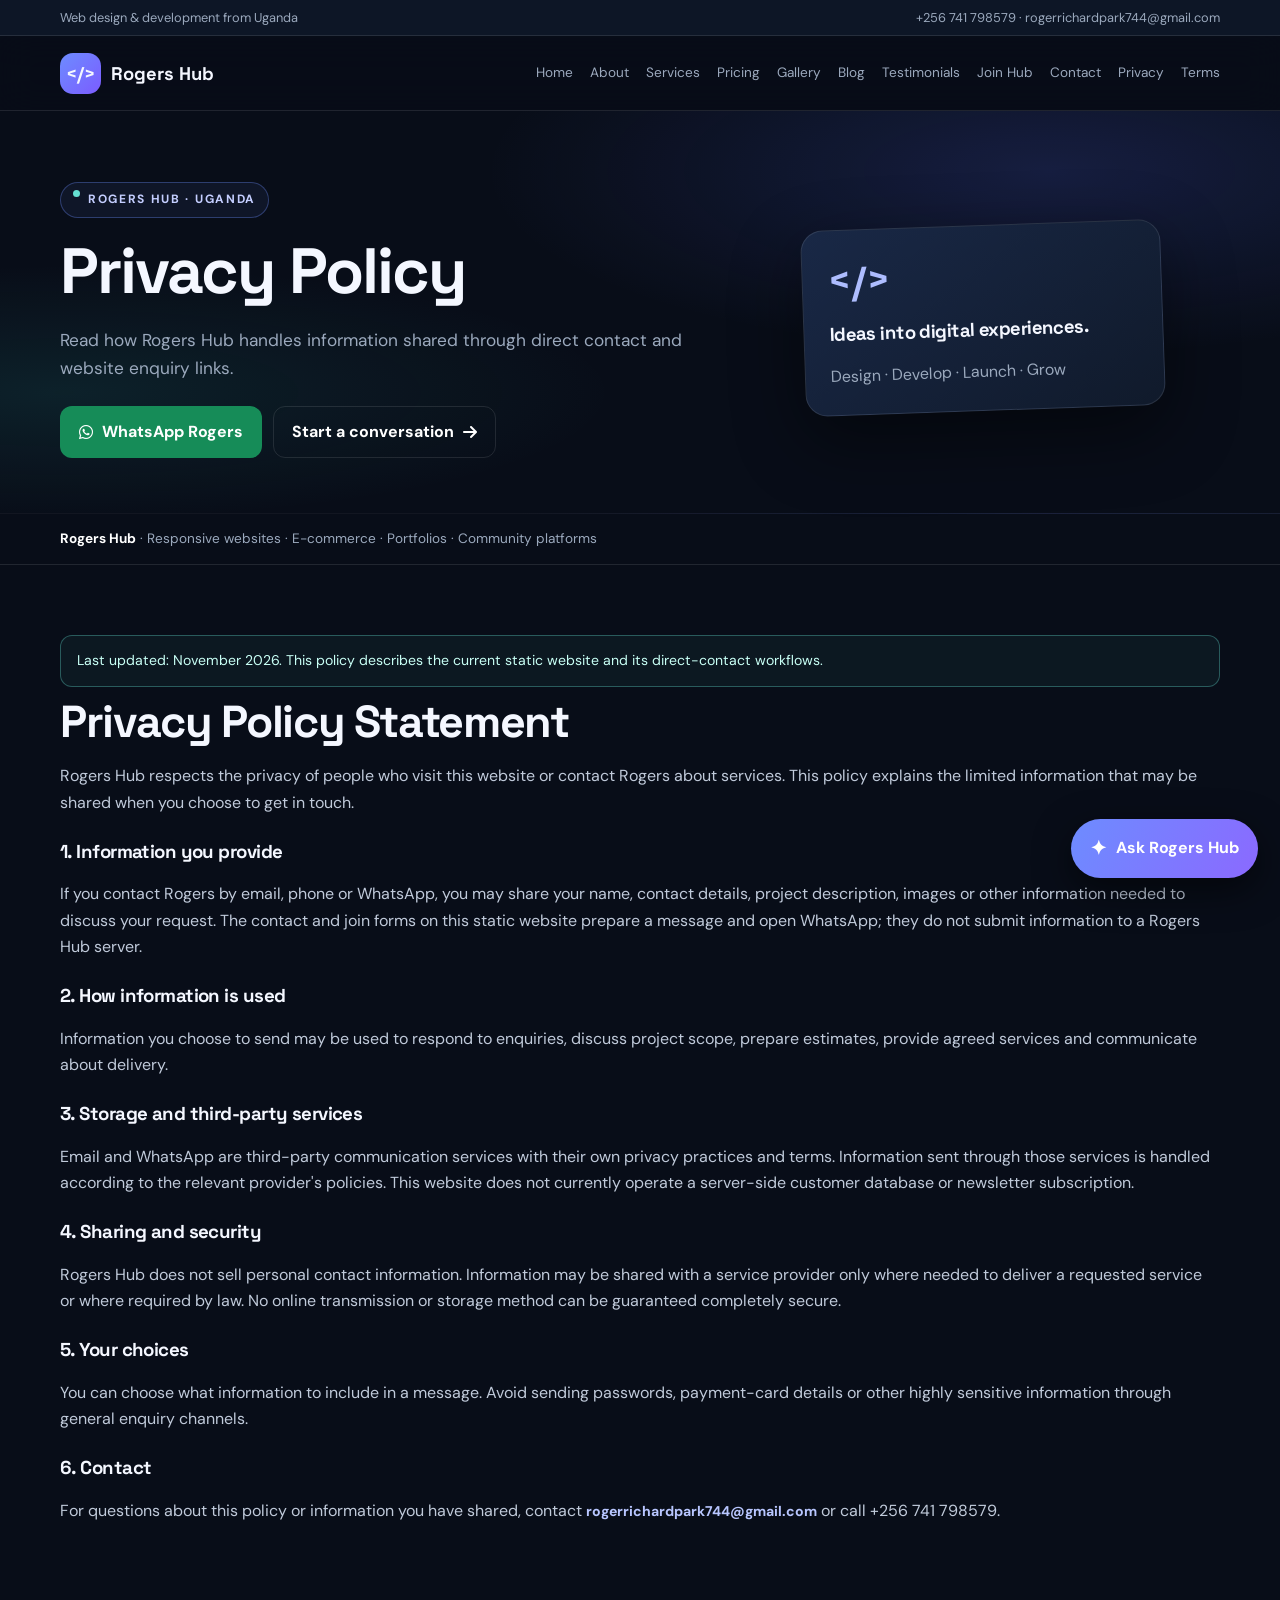
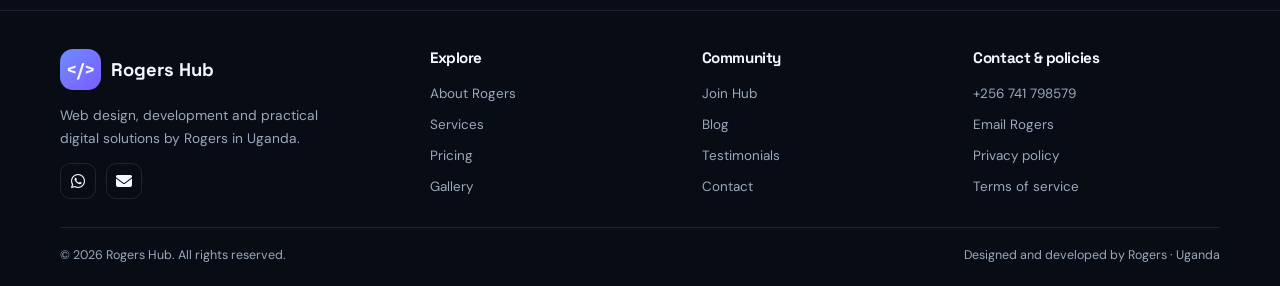
<file: privacy.html>
<!doctype html>
<html lang="en"><head><meta charset="utf-8"><meta name="viewport" content="width=device-width,initial-scale=1"><meta name="theme-color" content="#080d18"><meta name="description" content="Read how Rogers Hub handles information shared through direct contact and website enquiry links."><meta property="og:title" content="Privacy Policy | Rogers Hub"><meta property="og:description" content="Read how Rogers Hub handles information shared through direct contact and website enquiry links."><meta property="og:type" content="website"><title>Privacy Policy | Rogers Hub</title><link rel="stylesheet" href="site.css?v=20261114-ai"><link rel="stylesheet" href="https://cdnjs.cloudflare.com/ajax/libs/font-awesome/6.5.2/css/all.min.css"></head><body><a class="skip" href="#main">Skip to content</a>
<div class="topline"><div class="wrap topline-inner"><span>Web design & development from Uganda</span><span><a href="tel:+256741798579">+256 741 798579</a> · <a href="mailto:rogerrichardpark744@gmail.com">rogerrichardpark744@gmail.com</a></span></div></div>
<header class="nav"><div class="wrap nav-inner"><a class="brand" href="index.html"><span class="brand-mark">&lt;/&gt;</span>Rogers Hub</a><nav class="nav-links" id="navLinks" aria-label="Main navigation"><a href="index.html">Home</a><a href="about.html">About</a><a href="package.html">Services</a><a href="pricing.html">Pricing</a><a href="gallery.html">Gallery</a><a href="blog.html">Blog</a><a href="testimonials.html">Testimonials</a><a href="join.html">Join Hub</a><a href="contact.html">Contact</a><a href="privacy.html">Privacy</a><a href="terms.html">Terms</a></nav><button class="menu-btn" id="menuBtn" aria-label="Toggle navigation" aria-expanded="false">☰</button></div></header>
<header class="hero"><div class="wrap hero-grid"><div><div class="eyebrow"><span class="dot"></span> Rogers Hub · Uganda</div><h1>Privacy Policy</h1><p class="lead">Read how Rogers Hub handles information shared through direct contact and website enquiry links.</p><div class="hero-actions"><a class="btn green" href="https://wa.me/256741798579" target="_blank" rel="noopener"><i class="fa-brands fa-whatsapp"></i> WhatsApp Rogers</a><a class="btn secondary" href="contact.html">Start a conversation <i class="fa-solid fa-arrow-right"></i></a></div></div><div class="hero-art" aria-hidden="true"><div class="art-card"><div class="code">&lt;/&gt;</div><h3>Ideas into digital experiences.</h3><p>Design · Develop · Launch · Grow</p></div></div></div></header>
<div class="ticker"><div class="wrap"><strong>Rogers Hub</strong> · Responsive websites · E-commerce · Portfolios · Community platforms</div></div>
<main id="main">
<section class="section"><div class="wrap legal-copy"><div class="notice">Last updated: November 2026. This policy describes the current static website and its direct-contact workflows.</div><h2>Privacy Policy Statement</h2><p>Rogers Hub respects the privacy of people who visit this website or contact Rogers about services. This policy explains the limited information that may be shared when you choose to get in touch.</p><h3>1. Information you provide</h3><p>If you contact Rogers by email, phone or WhatsApp, you may share your name, contact details, project description, images or other information needed to discuss your request. The contact and join forms on this static website prepare a message and open WhatsApp; they do not submit information to a Rogers Hub server.</p><h3>2. How information is used</h3><p>Information you choose to send may be used to respond to enquiries, discuss project scope, prepare estimates, provide agreed services and communicate about delivery.</p><h3>3. Storage and third-party services</h3><p>Email and WhatsApp are third-party communication services with their own privacy practices and terms. Information sent through those services is handled according to the relevant provider's policies. This website does not currently operate a server-side customer database or newsletter subscription.</p><h3>4. Sharing and security</h3><p>Rogers Hub does not sell personal contact information. Information may be shared with a service provider only where needed to deliver a requested service or where required by law. No online transmission or storage method can be guaranteed completely secure.</p><h3>5. Your choices</h3><p>You can choose what information to include in a message. Avoid sending passwords, payment-card details or other highly sensitive information through general enquiry channels.</p><h3>6. Contact</h3><p>For questions about this policy or information you have shared, contact <a class="text-link" href="mailto:rogerrichardpark744@gmail.com">rogerrichardpark744@gmail.com</a> or call <a href="tel:+256741798579">+256 741 798579</a>.</p></div></section></main>
<footer><div class="wrap"><div class="footer-grid"><div class="footer-brand"><a class="brand" href="index.html"><span class="brand-mark">&lt;/&gt;</span>Rogers Hub</a><p>Web design, development and practical digital solutions by Rogers in Uganda.</p><div class="socials"><a href="https://wa.me/256741798579" target="_blank" rel="noopener" aria-label="WhatsApp"><i class="fa-brands fa-whatsapp"></i></a><a href="mailto:rogerrichardpark744@gmail.com" aria-label="Email"><i class="fa-solid fa-envelope"></i></a></div></div><div class="footer-col"><h3>Explore</h3><a href="about.html">About Rogers</a><a href="package.html">Services</a><a href="pricing.html">Pricing</a><a href="gallery.html">Gallery</a></div><div class="footer-col"><h3>Community</h3><a href="join.html">Join Hub</a><a href="blog.html">Blog</a><a href="testimonials.html">Testimonials</a><a href="contact.html">Contact</a></div><div class="footer-col"><h3>Contact & policies</h3><a href="tel:+256741798579">+256 741 798579</a><a href="mailto:rogerrichardpark744@gmail.com">Email Rogers</a><a href="privacy.html">Privacy policy</a><a href="terms.html">Terms of service</a></div></div><div class="copyright"><span>© <span id="year"></span> Rogers Hub. All rights reserved.</span><span>Designed and developed by Rogers · Uganda</span></div></div></footer><button class="back-top" id="backTop" aria-label="Back to top"><i class="fa-solid fa-arrow-up"></i></button><script src="site.js?v=20261114-ai" defer></script></body></html>
</file>
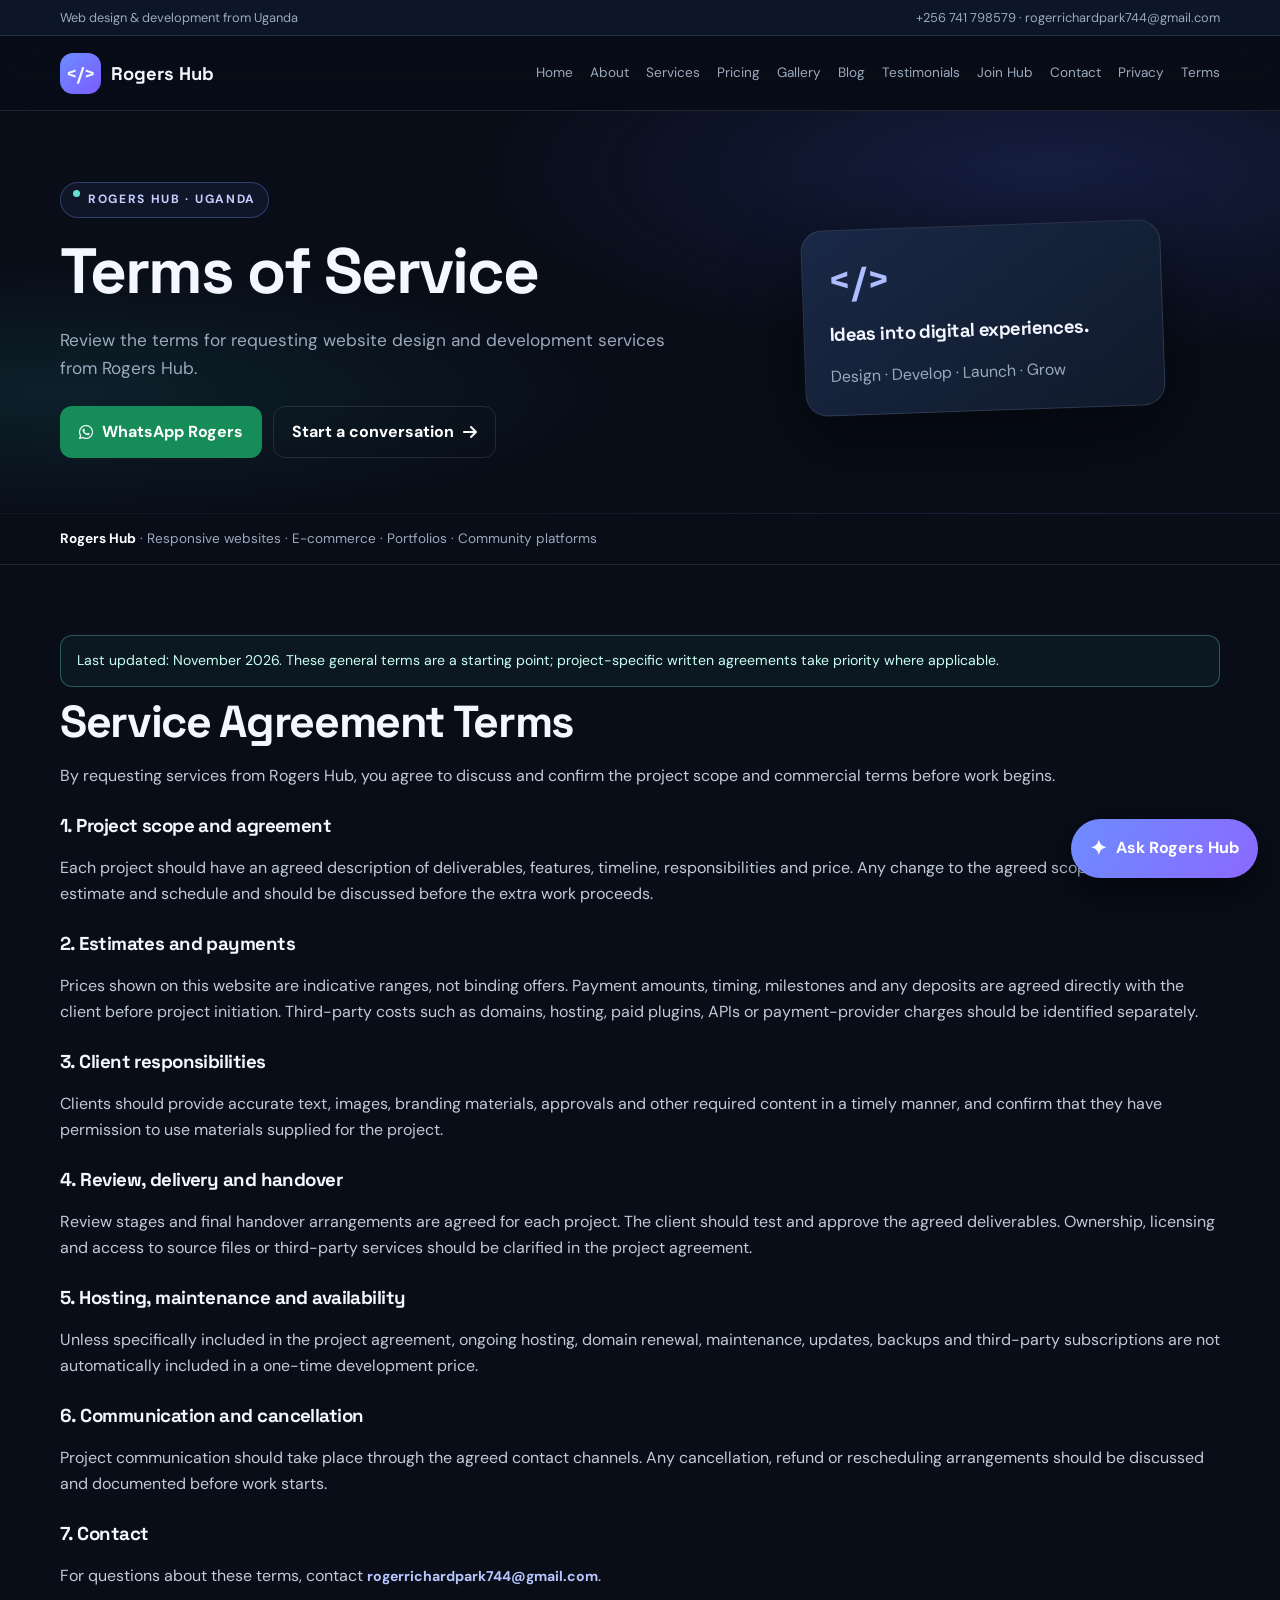
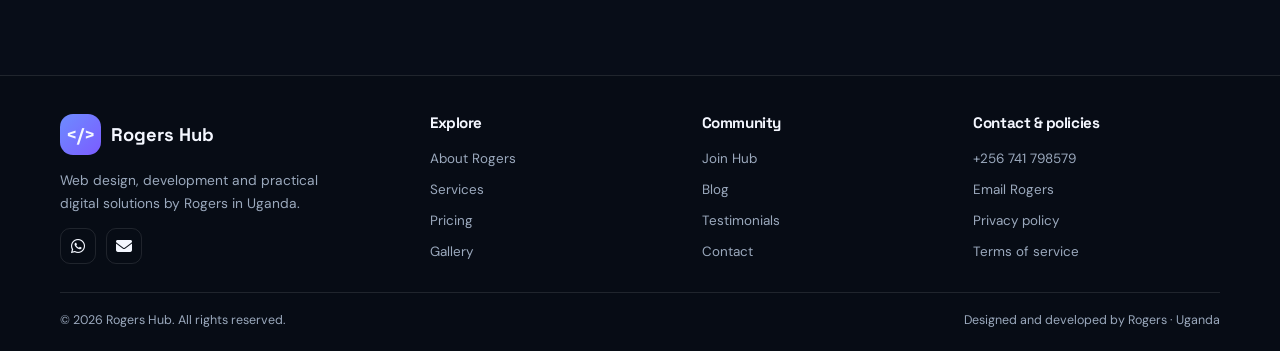
<file: terms.html>
<!doctype html>
<html lang="en"><head><meta charset="utf-8"><meta name="viewport" content="width=device-width,initial-scale=1"><meta name="theme-color" content="#080d18"><meta name="description" content="Review the terms for requesting website design and development services from Rogers Hub."><meta property="og:title" content="Terms of Service | Rogers Hub"><meta property="og:description" content="Review the terms for requesting website design and development services from Rogers Hub."><meta property="og:type" content="website"><title>Terms of Service | Rogers Hub</title><link rel="stylesheet" href="site.css?v=20261114-ai"><link rel="stylesheet" href="https://cdnjs.cloudflare.com/ajax/libs/font-awesome/6.5.2/css/all.min.css"></head><body><a class="skip" href="#main">Skip to content</a>
<div class="topline"><div class="wrap topline-inner"><span>Web design & development from Uganda</span><span><a href="tel:+256741798579">+256 741 798579</a> · <a href="mailto:rogerrichardpark744@gmail.com">rogerrichardpark744@gmail.com</a></span></div></div>
<header class="nav"><div class="wrap nav-inner"><a class="brand" href="index.html"><span class="brand-mark">&lt;/&gt;</span>Rogers Hub</a><nav class="nav-links" id="navLinks" aria-label="Main navigation"><a href="index.html">Home</a><a href="about.html">About</a><a href="package.html">Services</a><a href="pricing.html">Pricing</a><a href="gallery.html">Gallery</a><a href="blog.html">Blog</a><a href="testimonials.html">Testimonials</a><a href="join.html">Join Hub</a><a href="contact.html">Contact</a><a href="privacy.html">Privacy</a><a href="terms.html">Terms</a></nav><button class="menu-btn" id="menuBtn" aria-label="Toggle navigation" aria-expanded="false">☰</button></div></header>
<header class="hero"><div class="wrap hero-grid"><div><div class="eyebrow"><span class="dot"></span> Rogers Hub · Uganda</div><h1>Terms of Service</h1><p class="lead">Review the terms for requesting website design and development services from Rogers Hub.</p><div class="hero-actions"><a class="btn green" href="https://wa.me/256741798579" target="_blank" rel="noopener"><i class="fa-brands fa-whatsapp"></i> WhatsApp Rogers</a><a class="btn secondary" href="contact.html">Start a conversation <i class="fa-solid fa-arrow-right"></i></a></div></div><div class="hero-art" aria-hidden="true"><div class="art-card"><div class="code">&lt;/&gt;</div><h3>Ideas into digital experiences.</h3><p>Design · Develop · Launch · Grow</p></div></div></div></header>
<div class="ticker"><div class="wrap"><strong>Rogers Hub</strong> · Responsive websites · E-commerce · Portfolios · Community platforms</div></div>
<main id="main">
<section class="section"><div class="wrap legal-copy"><div class="notice">Last updated: November 2026. These general terms are a starting point; project-specific written agreements take priority where applicable.</div><h2>Service Agreement Terms</h2><p>By requesting services from Rogers Hub, you agree to discuss and confirm the project scope and commercial terms before work begins.</p><h3>1. Project scope and agreement</h3><p>Each project should have an agreed description of deliverables, features, timeline, responsibilities and price. Any change to the agreed scope may affect the estimate and schedule and should be discussed before the extra work proceeds.</p><h3>2. Estimates and payments</h3><p>Prices shown on this website are indicative ranges, not binding offers. Payment amounts, timing, milestones and any deposits are agreed directly with the client before project initiation. Third-party costs such as domains, hosting, paid plugins, APIs or payment-provider charges should be identified separately.</p><h3>3. Client responsibilities</h3><p>Clients should provide accurate text, images, branding materials, approvals and other required content in a timely manner, and confirm that they have permission to use materials supplied for the project.</p><h3>4. Review, delivery and handover</h3><p>Review stages and final handover arrangements are agreed for each project. The client should test and approve the agreed deliverables. Ownership, licensing and access to source files or third-party services should be clarified in the project agreement.</p><h3>5. Hosting, maintenance and availability</h3><p>Unless specifically included in the project agreement, ongoing hosting, domain renewal, maintenance, updates, backups and third-party subscriptions are not automatically included in a one-time development price.</p><h3>6. Communication and cancellation</h3><p>Project communication should take place through the agreed contact channels. Any cancellation, refund or rescheduling arrangements should be discussed and documented before work starts.</p><h3>7. Contact</h3><p>For questions about these terms, contact <a class="text-link" href="mailto:rogerrichardpark744@gmail.com">rogerrichardpark744@gmail.com</a>.</p></div></section></main>
<footer><div class="wrap"><div class="footer-grid"><div class="footer-brand"><a class="brand" href="index.html"><span class="brand-mark">&lt;/&gt;</span>Rogers Hub</a><p>Web design, development and practical digital solutions by Rogers in Uganda.</p><div class="socials"><a href="https://wa.me/256741798579" target="_blank" rel="noopener" aria-label="WhatsApp"><i class="fa-brands fa-whatsapp"></i></a><a href="mailto:rogerrichardpark744@gmail.com" aria-label="Email"><i class="fa-solid fa-envelope"></i></a></div></div><div class="footer-col"><h3>Explore</h3><a href="about.html">About Rogers</a><a href="package.html">Services</a><a href="pricing.html">Pricing</a><a href="gallery.html">Gallery</a></div><div class="footer-col"><h3>Community</h3><a href="join.html">Join Hub</a><a href="blog.html">Blog</a><a href="testimonials.html">Testimonials</a><a href="contact.html">Contact</a></div><div class="footer-col"><h3>Contact & policies</h3><a href="tel:+256741798579">+256 741 798579</a><a href="mailto:rogerrichardpark744@gmail.com">Email Rogers</a><a href="privacy.html">Privacy policy</a><a href="terms.html">Terms of service</a></div></div><div class="copyright"><span>© <span id="year"></span> Rogers Hub. All rights reserved.</span><span>Designed and developed by Rogers · Uganda</span></div></div></footer><button class="back-top" id="backTop" aria-label="Back to top"><i class="fa-solid fa-arrow-up"></i></button><script src="site.js?v=20261114-ai" defer></script></body></html>
</file>
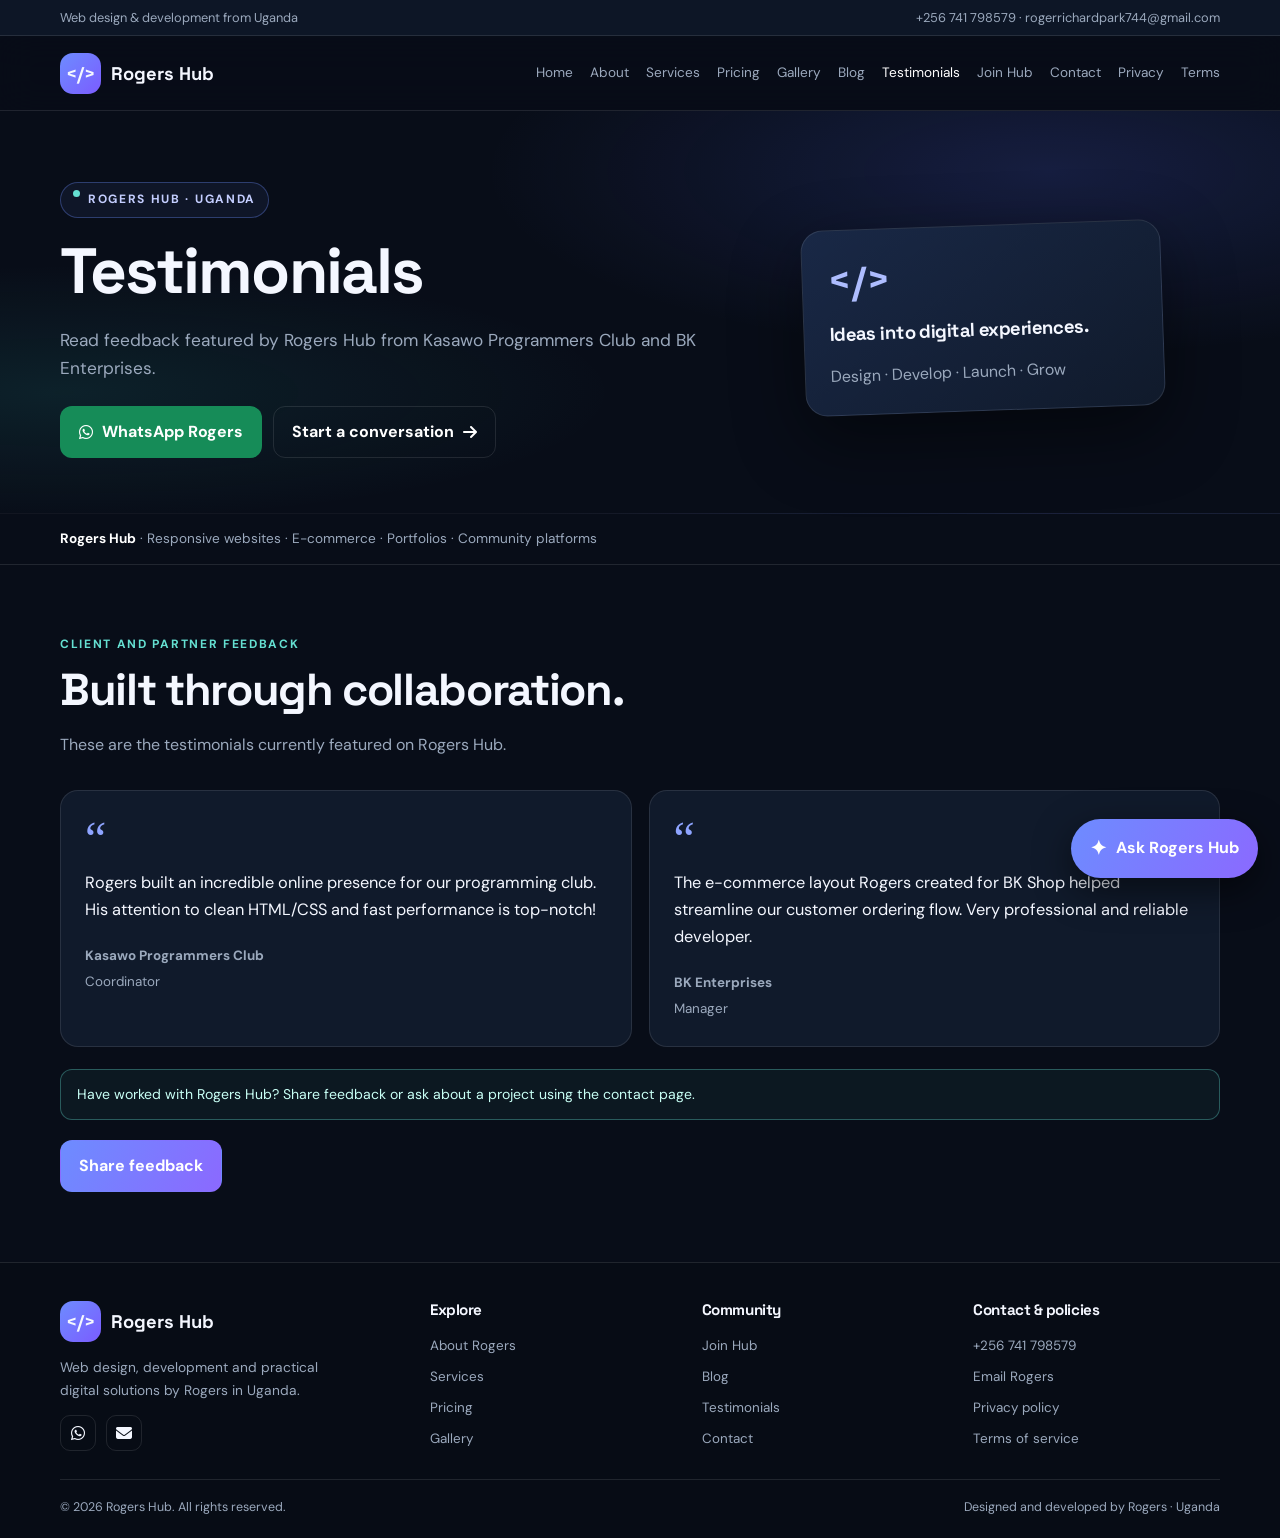
<file: testimonials.html>
<!doctype html>
<html lang="en"><head><meta charset="utf-8"><meta name="viewport" content="width=device-width,initial-scale=1"><meta name="theme-color" content="#080d18"><meta name="description" content="Read feedback featured by Rogers Hub from Kasawo Programmers Club and BK Enterprises."><meta property="og:title" content="Testimonials | Rogers Hub"><meta property="og:description" content="Read feedback featured by Rogers Hub from Kasawo Programmers Club and BK Enterprises."><meta property="og:type" content="website"><title>Testimonials | Rogers Hub</title><link rel="stylesheet" href="site.css?v=20261113"><link rel="stylesheet" href="https://cdnjs.cloudflare.com/ajax/libs/font-awesome/6.5.2/css/all.min.css"></head><body><a class="skip" href="#main">Skip to content</a>
<div class="topline"><div class="wrap topline-inner"><span>Web design & development from Uganda</span><span><a href="tel:+256741798579">+256 741 798579</a> · <a href="mailto:rogerrichardpark744@gmail.com">rogerrichardpark744@gmail.com</a></span></div></div>
<header class="nav"><div class="wrap nav-inner"><a class="brand" href="index.html"><span class="brand-mark">&lt;/&gt;</span>Rogers Hub</a><nav class="nav-links" id="navLinks" aria-label="Main navigation"><a href="index.html">Home</a><a href="about.html">About</a><a href="package.html">Services</a><a href="pricing.html">Pricing</a><a href="gallery.html">Gallery</a><a href="blog.html">Blog</a><a href="testimonials.html" class="active" aria-current="page">Testimonials</a><a href="join.html">Join Hub</a><a href="contact.html">Contact</a><a href="privacy.html">Privacy</a><a href="terms.html">Terms</a></nav><button class="menu-btn" id="menuBtn" aria-label="Toggle navigation" aria-expanded="false">☰</button></div></header>
<header class="hero"><div class="wrap hero-grid"><div><div class="eyebrow"><span class="dot"></span> Rogers Hub · Uganda</div><h1>Testimonials</h1><p class="lead">Read feedback featured by Rogers Hub from Kasawo Programmers Club and BK Enterprises.</p><div class="hero-actions"><a class="btn green" href="https://wa.me/256741798579" target="_blank" rel="noopener"><i class="fa-brands fa-whatsapp"></i> WhatsApp Rogers</a><a class="btn secondary" href="contact.html">Start a conversation <i class="fa-solid fa-arrow-right"></i></a></div></div><div class="hero-art" aria-hidden="true"><div class="art-card"><div class="code">&lt;/&gt;</div><h3>Ideas into digital experiences.</h3><p>Design · Develop · Launch · Grow</p></div></div></div></header>
<div class="ticker"><div class="wrap"><strong>Rogers Hub</strong> · Responsive websites · E-commerce · Portfolios · Community platforms</div></div>
<main id="main">
<section class="section"><div class="wrap"><div class="section-head"><div class="kicker">Client and partner feedback</div><h2>Built through collaboration.</h2><p>These are the testimonials currently featured on Rogers Hub.</p></div><div class="grid2"><article class="quote"><div class="quote-mark">“</div><blockquote>Rogers built an incredible online presence for our programming club. His attention to clean HTML/CSS and fast performance is top-notch!</blockquote><cite><strong>Kasawo Programmers Club</strong><br>Coordinator</cite></article><article class="quote"><div class="quote-mark">“</div><blockquote>The e-commerce layout Rogers created for BK Shop helped streamline our customer ordering flow. Very professional and reliable developer.</blockquote><cite><strong>BK Enterprises</strong><br>Manager</cite></article></div><div class="notice" style="margin-top:22px">Have worked with Rogers Hub? Share feedback or ask about a project using the contact page.</div><div style="margin-top:20px"><a class="btn" href="contact.html">Share feedback</a></div></div></section></main>
<footer><div class="wrap"><div class="footer-grid"><div class="footer-brand"><a class="brand" href="index.html"><span class="brand-mark">&lt;/&gt;</span>Rogers Hub</a><p>Web design, development and practical digital solutions by Rogers in Uganda.</p><div class="socials"><a href="https://wa.me/256741798579" target="_blank" rel="noopener" aria-label="WhatsApp"><i class="fa-brands fa-whatsapp"></i></a><a href="mailto:rogerrichardpark744@gmail.com" aria-label="Email"><i class="fa-solid fa-envelope"></i></a></div></div><div class="footer-col"><h3>Explore</h3><a href="about.html">About Rogers</a><a href="package.html">Services</a><a href="pricing.html">Pricing</a><a href="gallery.html">Gallery</a></div><div class="footer-col"><h3>Community</h3><a href="join.html">Join Hub</a><a href="blog.html">Blog</a><a href="testimonials.html">Testimonials</a><a href="contact.html">Contact</a></div><div class="footer-col"><h3>Contact & policies</h3><a href="tel:+256741798579">+256 741 798579</a><a href="mailto:rogerrichardpark744@gmail.com">Email Rogers</a><a href="privacy.html">Privacy policy</a><a href="terms.html">Terms of service</a></div></div><div class="copyright"><span>© <span id="year"></span> Rogers Hub. All rights reserved.</span><span>Designed and developed by Rogers · Uganda</span></div></div></footer><button class="back-top" id="backTop" aria-label="Back to top"><i class="fa-solid fa-arrow-up"></i></button><script src="site.js?v=20261113" defer></script></body></html>
</file>
<file: site.css>
@import url('https://fonts.googleapis.com/css2?family=DM+Sans:wght@400;500;600;700&family=Space+Grotesk:wght@400;500;600;700&display=swap');
:root{--bg:#080d18;--surface:#101a2b;--surface2:#0c1423;--text:#f4f7ff;--muted:#9ba9bd;--blue:#6d8cff;--cyan:#65e0d2;--line:rgba(255,255,255,.1);--max:1160px}
*{box-sizing:border-box}html{scroll-behavior:smooth;scroll-padding-top:90px}body{margin:0;background:var(--bg);color:var(--text);font:16px/1.65 "DM Sans",sans-serif}body.menu-open{overflow:hidden}a{color:inherit;text-decoration:none}button,input,select,textarea{font:inherit}.wrap{width:min(var(--max),calc(100% - 40px));margin:auto}.skip{position:absolute;left:-999px;top:8px;background:white;color:#111;padding:10px;z-index:100}.skip:focus{left:8px}
.topline{background:#0d1626;border-bottom:1px solid var(--line);font-size:.8rem;color:var(--muted)}.topline-inner{min-height:35px;display:flex;justify-content:space-between;align-items:center;gap:12px;flex-wrap:wrap}.topline a:hover{color:white}
.nav{position:sticky;top:0;z-index:50;background:rgba(8,13,24,.92);backdrop-filter:blur(18px);border-bottom:1px solid var(--line)}.nav-inner{height:74px;display:flex;align-items:center;justify-content:space-between;gap:20px}.brand{display:flex;align-items:center;gap:10px;font:700 1.15rem "Space Grotesk",sans-serif;white-space:nowrap}.brand-mark{width:41px;height:41px;border-radius:13px;display:grid;place-items:center;background:linear-gradient(135deg,var(--blue),#7b5cff);font-weight:700}.nav-links{display:flex;align-items:center;gap:17px;color:var(--muted);font-size:.85rem}.nav-links a:hover,.nav-links a.active{color:white}.menu-btn{display:none;background:#111c2e;border:1px solid var(--line);color:white;border-radius:10px;padding:9px 12px;cursor:pointer}
.btn{display:inline-flex;align-items:center;justify-content:center;gap:9px;padding:12px 18px;border-radius:12px;background:linear-gradient(120deg,var(--blue),#8b69ff);color:white;font-weight:700;border:1px solid transparent;cursor:pointer;transition:.2s}.btn:hover{transform:translateY(-2px);filter:brightness(1.08)}.btn.secondary{background:transparent;border-color:var(--line)}.btn.green{background:#168c58}.btn.small{padding:9px 13px;font-size:.85rem}
.hero{padding:68px 0 55px;background:radial-gradient(ellipse at 82% 15%,#586eff2c,transparent 38%),radial-gradient(ellipse at 5% 70%,#35c8c01b,transparent 32%);border-bottom:1px solid rgba(255,255,255,.04)}.hero-grid{display:grid;grid-template-columns:1.15fr .85fr;gap:45px;align-items:center}.eyebrow,.kicker{color:var(--cyan);font-size:.75rem;font-weight:700;letter-spacing:.14em;text-transform:uppercase}.eyebrow{display:inline-flex;gap:8px;padding:7px 12px;border:1px solid #6d8cff55;border-radius:99px;background:#6d8cff12;color:#c4ceff}.dot{width:7px;height:7px;border-radius:50%;background:var(--cyan)}h1,h2,h3,h4{font-family:"Space Grotesk",sans-serif;line-height:1.15;letter-spacing:-.03em}h1{font-size:clamp(2.5rem,5vw,4.5rem);margin:17px 0}h1 span{color:#aebdff}.lead{color:var(--muted);font-size:1.08rem;max-width:650px}.hero-actions{display:flex;gap:11px;flex-wrap:wrap;margin-top:23px}.hero-art{min-height:250px;display:grid;place-items:center}.art-card{width:min(100%,360px);padding:25px;border:1px solid var(--line);border-radius:22px;background:linear-gradient(145deg,#192846,#101a2b);box-shadow:0 25px 70px #0007;transform:rotate(-2deg)}.art-card .code{font:700 2.4rem "Space Grotesk";color:#aebdff}.art-card p{color:var(--muted);margin-bottom:0}.ticker{padding:14px 0;border-bottom:1px solid var(--line);color:var(--muted);font-size:.85rem}.ticker strong{color:white}
.section{padding:70px 0}.section.alt{background:#0b1321;border-block:1px solid rgba(255,255,255,.04)}.section-head{max-width:720px;margin-bottom:32px}.section h2{font-size:clamp(1.9rem,3.5vw,2.8rem);margin:9px 0}.section-head p,.muted{color:var(--muted)}.grid2{display:grid;grid-template-columns:repeat(2,1fr);gap:17px}.grid3{display:grid;grid-template-columns:repeat(3,1fr);gap:17px}.card{padding:23px;border:1px solid var(--line);border-radius:18px;background:linear-gradient(145deg,var(--surface),var(--surface2));transition:.2s}.card:hover{transform:translateY(-3px);border-color:#718bff77}.card h3{font-size:1.18rem;margin:0 0 9px}.card p{color:var(--muted);font-size:.92rem}.icon{width:44px;height:44px;border-radius:13px;display:grid;place-items:center;background:#718bff1c;color:#aebdff;margin-bottom:16px;font-size:1.2rem}.text-link{color:#b8c6ff;font-weight:700;font-size:.88rem}.text-link:hover{color:white}.tag-list{display:flex;gap:7px;flex-wrap:wrap;margin-top:14px}.tag{font-size:.72rem;color:#c6d0ff;padding:4px 9px;border-radius:99px;background:#718bff17;border:1px solid #718bff30}
.panel{padding:26px;border:1px solid var(--line);border-radius:20px;background:linear-gradient(145deg,#111e32,#0c1423)}.panel h2,.panel h3{margin-top:0}.list-check{padding-left:0;list-style:none}.list-check li{padding:7px 0;color:var(--muted)}.list-check li:before{content:"✓";color:var(--cyan);margin-right:10px}.price-tools{display:flex;align-items:center;gap:12px;flex-wrap:wrap;padding:15px;border:1px solid var(--line);border-radius:14px;background:#0d1728;margin-bottom:18px}.price-tools label{color:var(--muted);font-size:.88rem}.price-tools select,.field input,.field textarea,.field select{background:#091221;color:white;border:1px solid var(--line);border-radius:10px;padding:12px;width:100%}.price-tools select{width:auto}.pricing{display:grid;grid-template-columns:repeat(3,1fr);gap:17px}.price-card{position:relative}.price-card.featured{border-color:#718bff99}.popular{position:absolute;right:15px;top:15px;font-size:.68rem;background:#718bff24;color:#cbd5ff;padding:4px 8px;border-radius:99px}.price{font:700 1.7rem "Space Grotesk";margin:15px 0}.fineprint{font-size:.78rem;color:var(--muted);margin-top:15px}
.form{padding:25px;border:1px solid var(--line);border-radius:18px;background:var(--surface)}.form-grid{display:grid;grid-template-columns:1fr 1fr;gap:14px}.field{display:flex;flex-direction:column;gap:7px;margin-bottom:14px}.field.full{grid-column:1/-1}.field label{font-size:.85rem;color:#c6d0df}.field textarea{min-height:125px;resize:vertical}.field input:focus,.field textarea:focus,.field select:focus{outline:2px solid #718bff88;outline-offset:1px}.form-note{color:var(--muted);font-size:.78rem}.contact-grid{display:grid;grid-template-columns:.8fr 1.2fr;gap:25px}.contact-item{padding:15px 0;border-bottom:1px solid var(--line)}.contact-item strong{display:block}.contact-item span{color:var(--muted);font-size:.9rem}
.quote{padding:24px;border:1px solid var(--line);border-radius:18px;background:var(--surface)}.quote-mark{font:3rem Georgia;color:#8ea4ff;line-height:1}.quote blockquote{margin:7px 0 18px;font-size:1.02rem}.quote cite{font-style:normal;color:var(--muted);font-size:.84rem}.article-meta{font-size:.76rem;color:var(--cyan);font-weight:700;letter-spacing:.08em}.article-body{max-width:820px}.article-body p,.legal-copy p{color:#c0cada}.article-body h3,.legal-copy h3{margin-top:25px}.faq{padding:17px 0;border-bottom:1px solid var(--line)}.faq summary{cursor:pointer;font-weight:700}.faq p{color:var(--muted);margin-bottom:0}
footer{border-top:1px solid var(--line);padding:38px 0 20px;background:#070c15}.footer-grid{display:grid;grid-template-columns:1.4fr 1fr 1fr 1fr;gap:25px}.footer-brand p{color:var(--muted);font-size:.86rem;max-width:300px}.footer-col{display:flex;flex-direction:column;gap:9px}.footer-col h3{font-size:.95rem;margin:0 0 7px}.footer-col a{font-size:.84rem;color:var(--muted)}.footer-col a:hover{color:white}.socials{display:flex;gap:10px}.socials a{width:36px;height:36px;border:1px solid var(--line);border-radius:10px;display:grid;place-items:center}.copyright{display:flex;justify-content:space-between;gap:15px;flex-wrap:wrap;border-top:1px solid var(--line);margin-top:28px;padding-top:17px;color:var(--muted);font-size:.78rem}.back-top{position:fixed;right:20px;bottom:20px;width:43px;height:43px;border:1px solid var(--line);border-radius:13px;background:#18243a;color:white;display:none;cursor:pointer;z-index:30}.back-top.show{display:block}.notice{padding:13px 16px;border:1px solid #65e0d255;background:#65e0d20d;border-radius:12px;color:#c8fff5;font-size:.88rem}.filter-row{display:flex;gap:9px;flex-wrap:wrap;margin-bottom:20px}.filter-btn{border:1px solid var(--line);background:transparent;color:var(--muted);padding:8px 13px;border-radius:99px;cursor:pointer}.filter-btn.active{background:#718bff22;border-color:#718bff88;color:white}.gallery-item[hidden]{display:none}.reveal{opacity:0;transform:translateY(14px);transition:opacity .5s,transform .5s}.reveal.visible{opacity:1;transform:none}
@media(max-width:980px){.nav-links{gap:11px;font-size:.78rem}.nav-inner{gap:10px}.nav-links a:nth-child(7),.nav-links a:nth-child(8){display:none}.footer-grid{grid-template-columns:1fr 1fr}.grid3,.pricing{grid-template-columns:1fr 1fr}}
@media(max-width:720px){.wrap{width:min(var(--max),calc(100% - 30px))}.nav-inner{height:68px}.menu-btn{display:block}.nav-links{display:none;position:absolute;top:68px;left:0;right:0;background:#0b1423;border-bottom:1px solid var(--line);padding:17px 22px;flex-direction:column;align-items:stretch;max-height:calc(100vh - 68px);overflow:auto}.nav-links.open{display:flex}.nav-links a,.nav-links a:nth-child(7),.nav-links a:nth-child(8){display:block;padding:7px}.hero{padding:48px 0}.hero-grid,.contact-grid{grid-template-columns:1fr}.hero-art{min-height:180px}.grid3,.pricing{grid-template-columns:1fr}.section{padding:55px 0}.topline-inner{justify-content:center}.footer-grid{grid-template-columns:1fr 1fr}.form-grid{grid-template-columns:1fr}.field.full{grid-column:auto}}
@media(max-width:430px){.footer-grid{grid-template-columns:1fr}.hero-actions .btn{width:100%}.copyright{display:block}.copyright span{display:block;margin:5px 0}}
@media(prefers-reduced-motion:reduce){*,*:before,*:after{scroll-behavior:auto!important;transition:none!important;animation:none!important}.reveal{opacity:1;transform:none}}


/* Rogers Hub floating website assistant */
.rh-assistant{position:fixed;right:22px;bottom:22px;z-index:9999;font-family:"DM Sans",sans-serif;color:#f4f7ff}
.rh-launcher{display:flex;align-items:center;gap:9px;border:0;border-radius:999px;padding:13px 19px;background:linear-gradient(120deg,#6d8cff,#8b69ff);color:#fff;font-weight:700;box-shadow:0 12px 36px #0008;cursor:pointer}
.rh-launcher span:first-child{font-size:1.25rem}.rh-panel{position:absolute;right:0;bottom:66px;width:min(370px,calc(100vw - 28px));height:min(540px,calc(100dvh - 120px));background:#0d1728;border:1px solid rgba(255,255,255,.15);border-radius:19px;box-shadow:0 22px 70px #000b;display:flex;flex-direction:column;overflow:hidden}
.rh-panel[hidden]{display:none}.rh-head{display:flex;justify-content:space-between;align-items:center;padding:16px 17px;background:#121f34;border-bottom:1px solid rgba(255,255,255,.1)}.rh-head strong,.rh-head small{display:block}.rh-head small{font-size:.75rem;color:#9ba9bd;margin-top:2px}.rh-close{border:0;background:transparent;color:#fff;font-size:1.7rem;cursor:pointer;line-height:1}
.rh-messages{flex:1;overflow:auto;padding:16px;display:flex;flex-direction:column;gap:10px}.rh-message{max-width:90%;padding:11px 13px;border-radius:14px;font-size:.88rem;line-height:1.5;white-space:pre-wrap;overflow-wrap:anywhere}.rh-bot{background:#17253a;color:#e9efff;align-self:flex-start;border-bottom-left-radius:4px}.rh-user{background:#526fe0;color:#fff;align-self:flex-end;border-bottom-right-radius:4px}
.rh-prompts{display:flex;flex-wrap:wrap;gap:7px;padding:0 13px 11px}.rh-prompts button{border:1px solid rgba(255,255,255,.17);background:#111f33;color:#dce6ff;border-radius:999px;padding:7px 10px;font-size:.73rem;cursor:pointer}.rh-form{display:flex;gap:8px;padding:12px;border-top:1px solid rgba(255,255,255,.1)}.rh-form input{min-width:0;flex:1;border:1px solid rgba(255,255,255,.16);border-radius:11px;padding:11px 12px;background:#08111f;color:#fff;outline:none}.rh-form input:focus{border-color:#829bff}.rh-form>button{width:43px;border:0;border-radius:11px;background:#6d8cff;color:white;font-size:1.15rem;cursor:pointer}.rh-foot{text-align:center;padding:0 8px 12px;color:#9ba9bd;font-size:.7rem}.rh-foot a{color:#9db0ff;text-decoration:underline}.rh-sr{position:absolute;width:1px;height:1px;padding:0;margin:-1px;overflow:hidden;clip:rect(0,0,0,0);white-space:nowrap;border:0}
@media(max-width:520px){.rh-assistant{right:12px;bottom:12px}.rh-launcher{padding:12px 15px}.rh-panel{right:-2px;bottom:61px;width:calc(100vw - 24px);height:min(560px,calc(100dvh - 95px))}}
</file>
